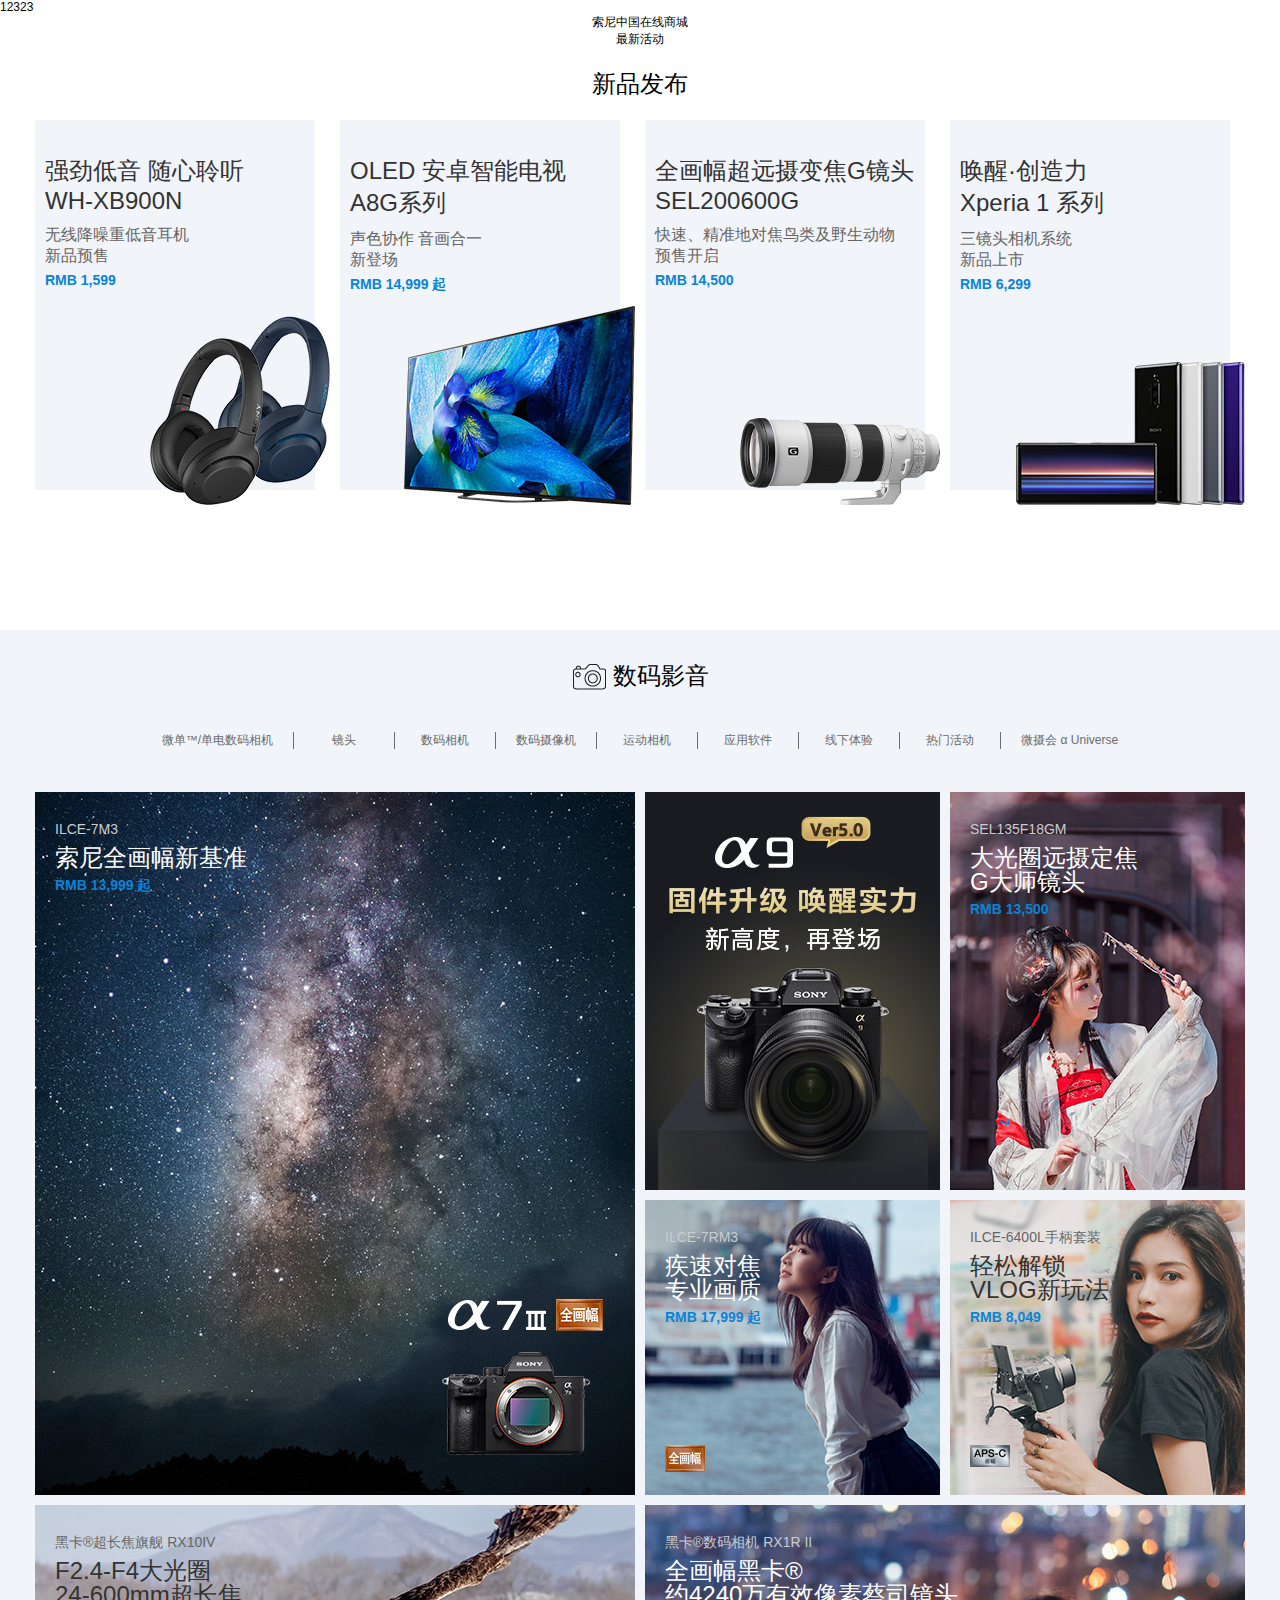
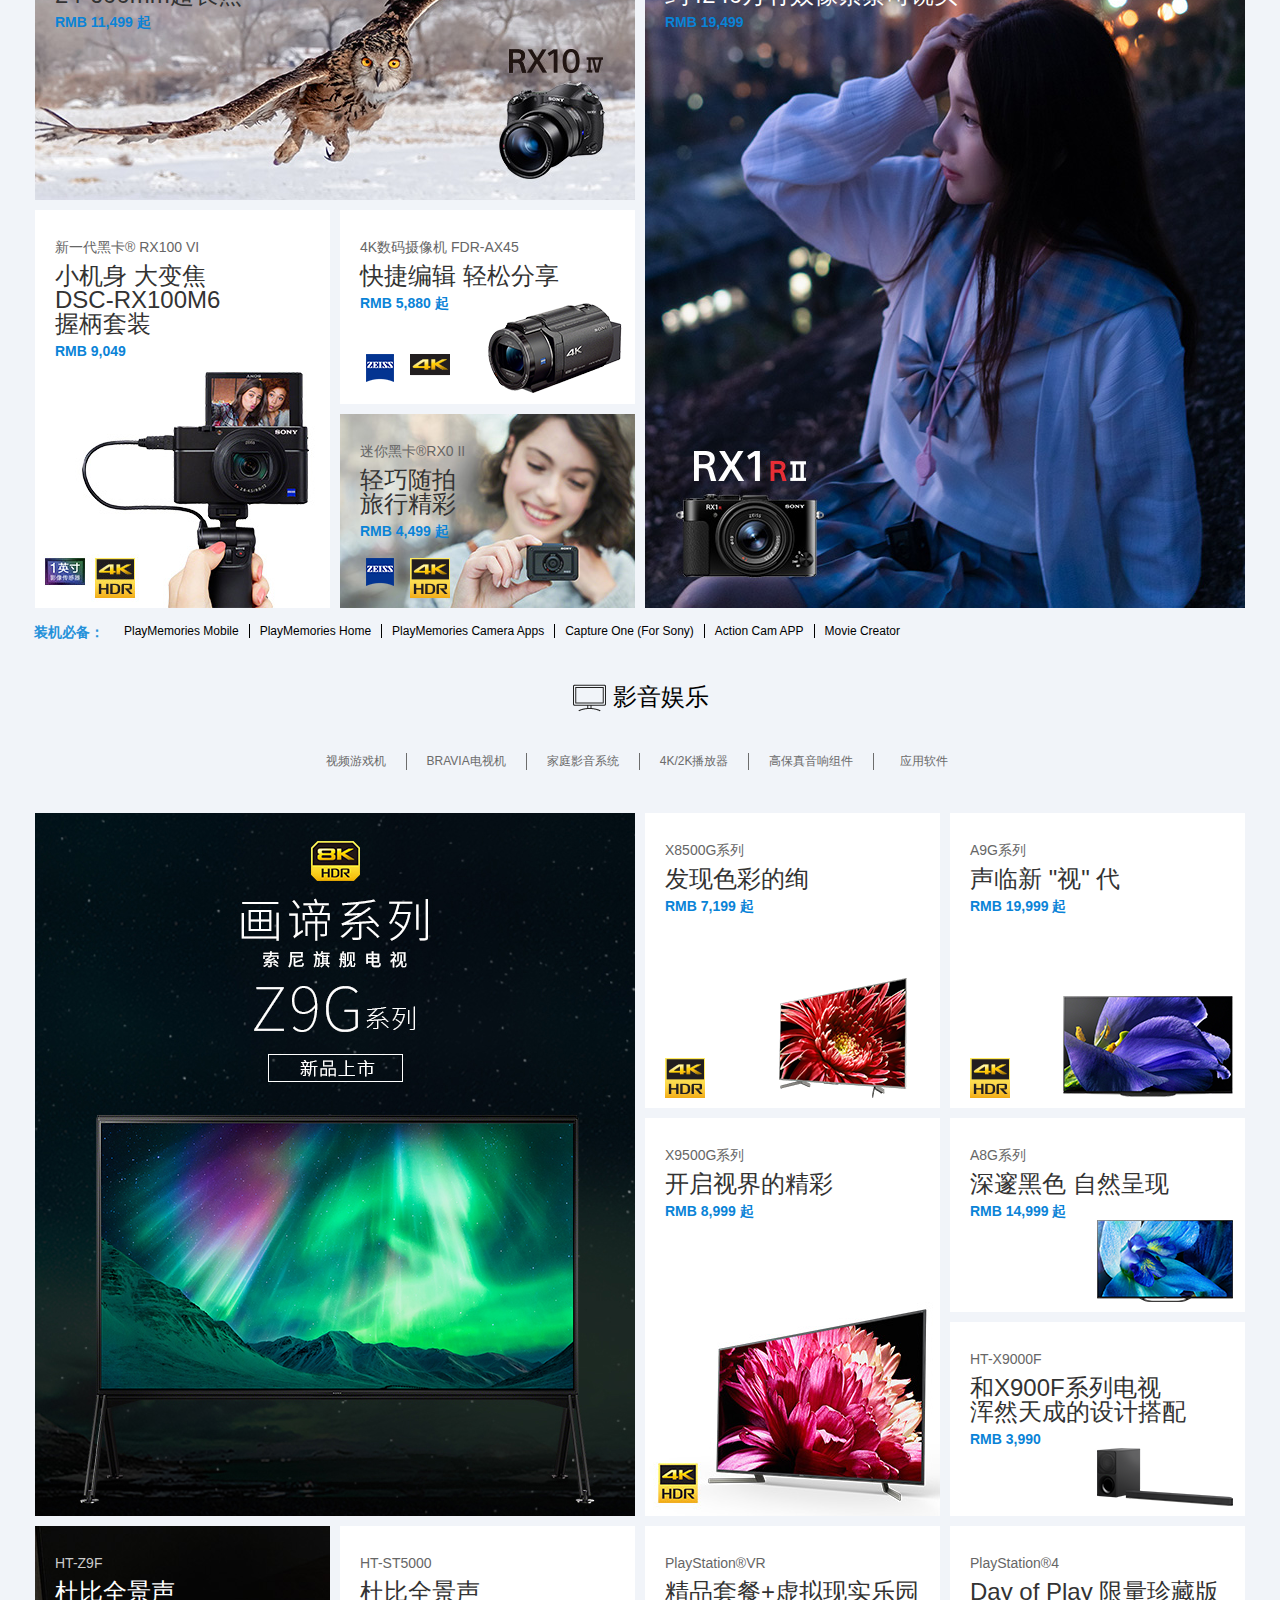
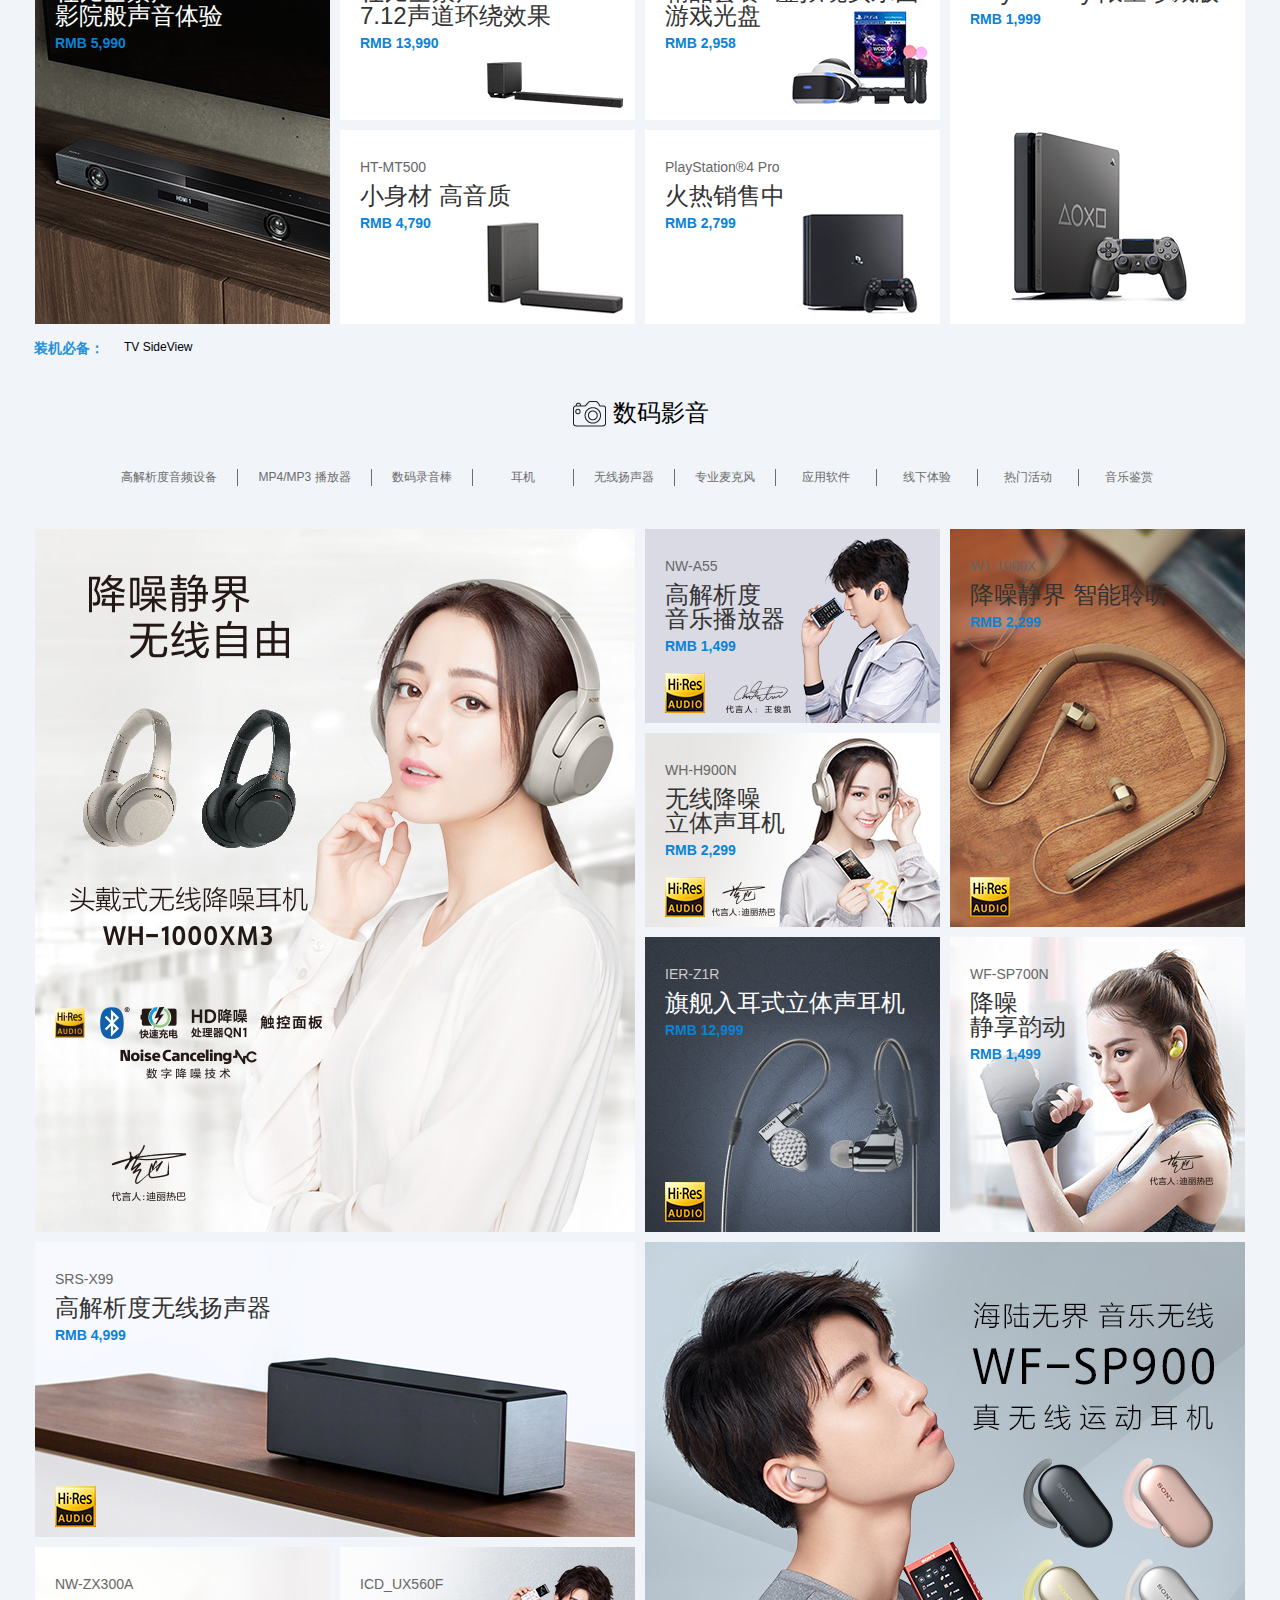
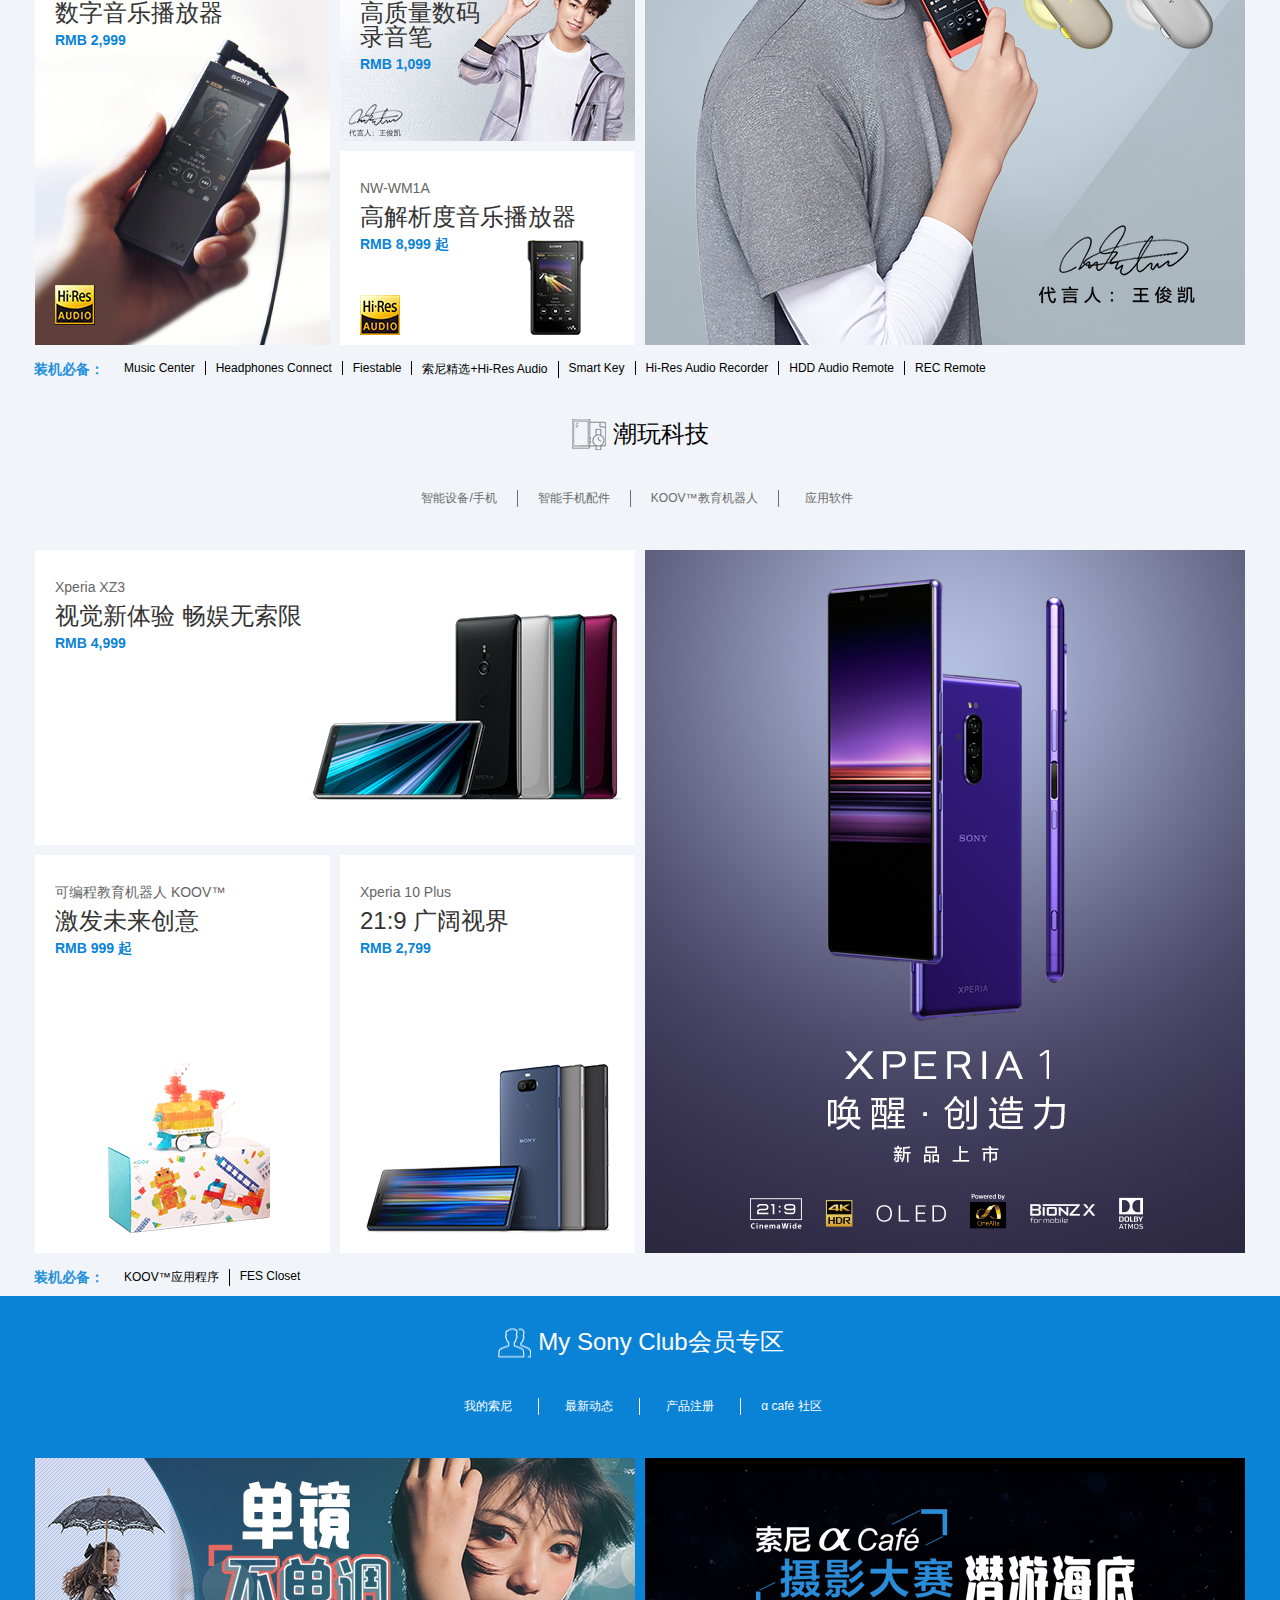
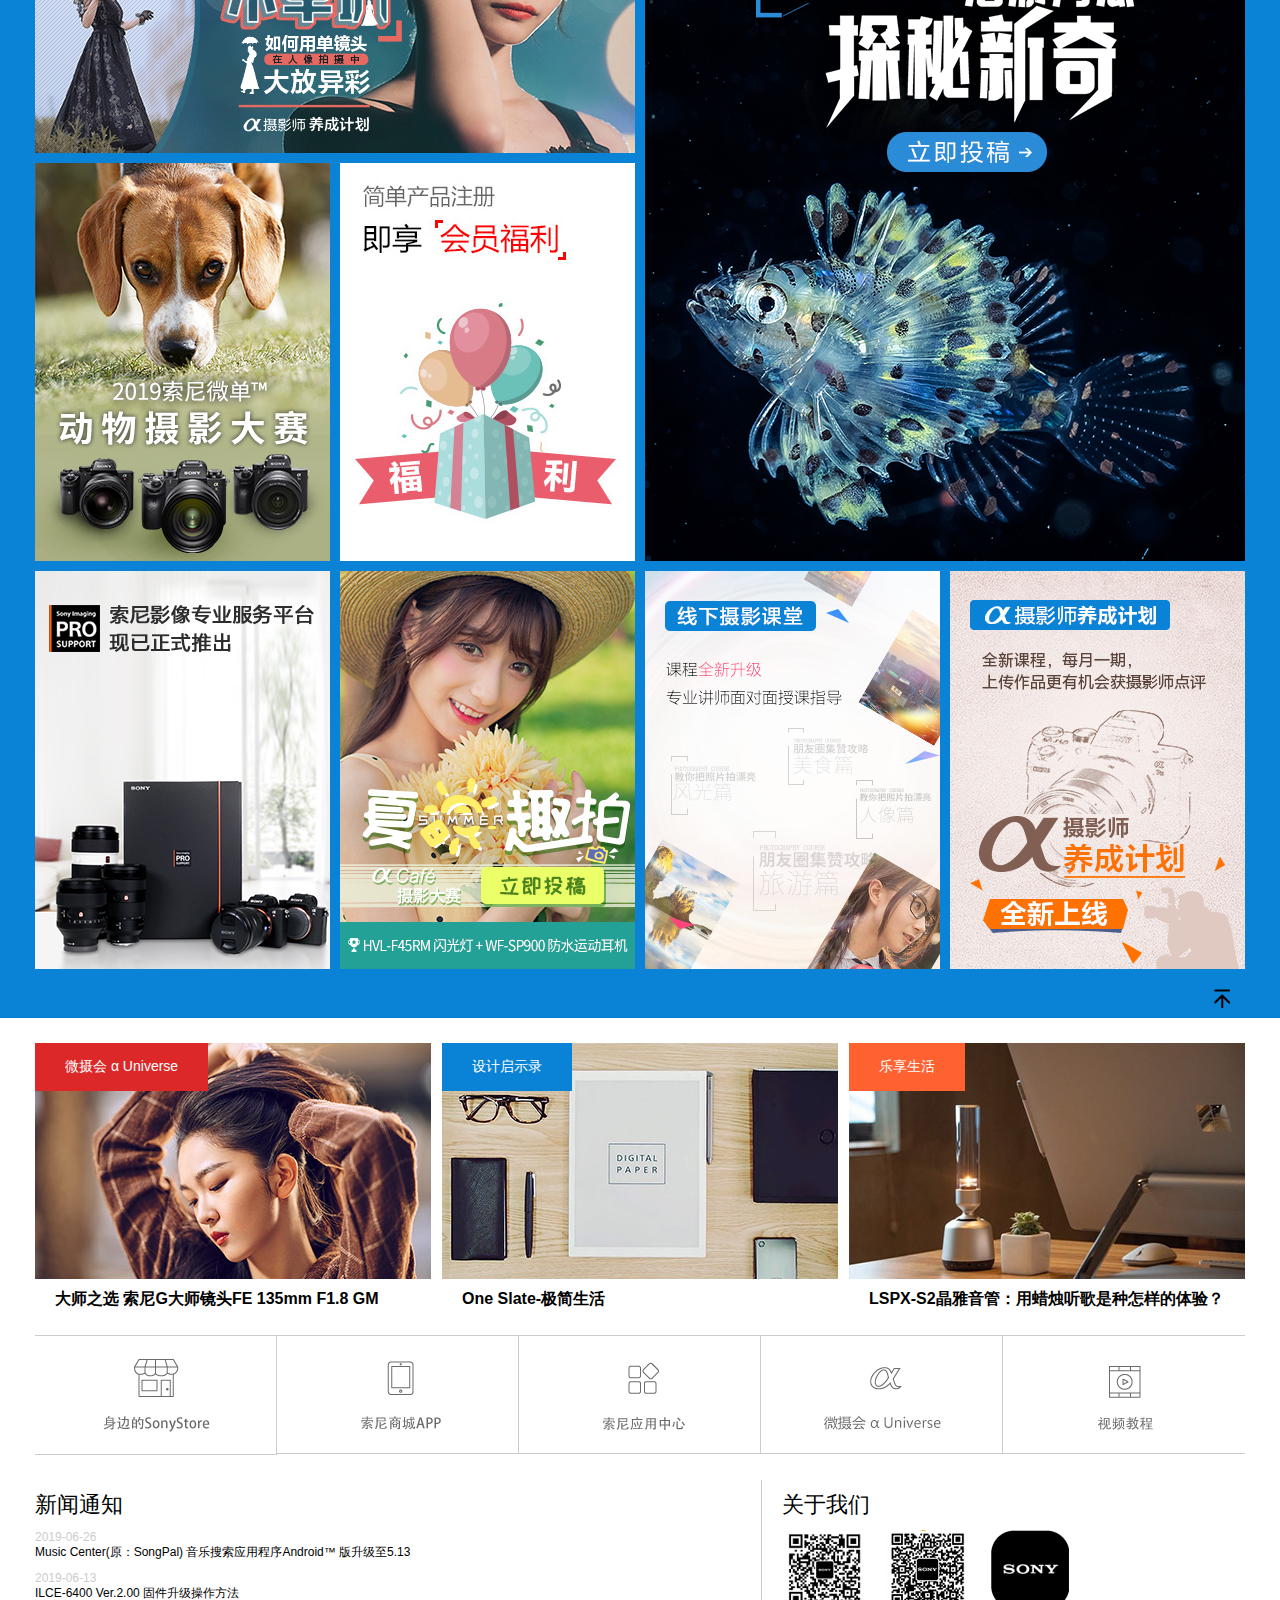
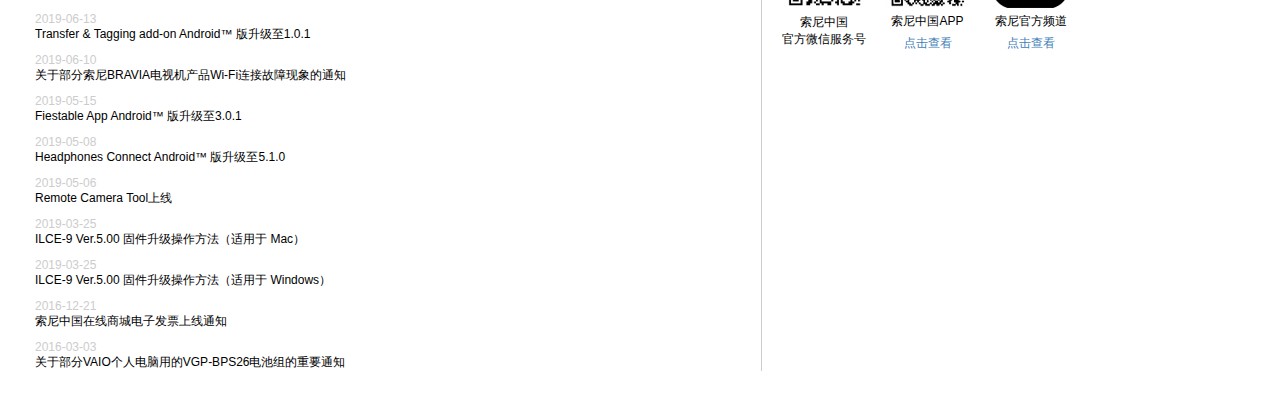
<file: sonestyle/index.html>
<!DOCTYPE html>
<html>
<head lang="en">
    <meta charset="UTF-8">
    <meta name="viewport" content="width=device-width,initial-scale=1"/>
    <title></title>
    <!-- 引入4个文件，必须注意导入顺序-->
    <script src="../js/jquery.min.js"></script>
    <script src="../js/popper.min.js"></script>
    <script src="../js/bootstrap.min.js"></script>
    <link rel="stylesheet" href="../css/common.css"/>
    <link rel="stylesheet" href="../css/index.css"/>
    <link rel="stylesheet" href="../css/sony_css_reset.css"/>
</head>
<body>
<a href="#">12323</a>
<div class="homepage">
    <!-- ViceNav-->

    <!-- 右侧导航栏-->

    <!-- 首页轮播图-->
    <div id="kvArea" class="cf">
    </div>
    <!-- 最新活动-->
    <div id="ActiveKvArea" class="cf">
        <div class="Active_main">
            <h1>索尼中国在线商城</h1>
            <h2>最新活动</h2>
            <!-- 轮播图部分swiper-->
            <a href="#" class="arrow-left"></a>
            <a href="#" class="arrow-right"></a>
            <div class="swiper-container2"></div>
            <div class="pagination"></div>
        </div>
    </div>

    <!-- 中间三部分1  2  3-->
    <div id="price-field">
        <!-- 1 新品发布-->
        <div id="NewProduct" class="cf">
            <div class="NewProduct_main">
                <h2>新品发布</h2>
                <ul class="cf">
                    <li>
                        <a href="#">
                            <div class="NewProBlock">
                                <div class="texC">
                                    <h3 class="">强劲低音 随心聆听<br/>WH-XB900N
                                    </h3>
                                    <p class="vice" >无线降噪重低音耳机<br/>新品预售
                                    </p>
                                    <p class="p_rice status status_1">
                                        RMB
                                        <span class="money">1,599</span>
                                    </p>
                                </div>
                                <img src="../public/images/xpfb_wh_xb900n.jpg" alt="无线降噪重低音耳机 - WH-XB900N" title="无线降噪重低音耳机 - WH-XB900N" />
                            </div>
                        </a>
                    </li>
                    <li>
                        <a href="#">
                            <div class="NewProBlock">
                                <div class="texC">
                                    <h3 class="">OLED 安卓智能电视<br/>A8G系列
                                    </h3>
                                    <p class="vice" >声色协作 音画合一<br/>新登场
                                    </p>
                                    <p class="p_rice status status_1">
                                        RMB
                                        <span class="money">14,999</span>
                                        起
                                    </p>
                                </div>
                                <img src="../public/images/xpfb_a8g.jpg" alt="A8G系列" title="A8G系列"  />
                            </div>
                        </a>
                    </li>
                    <li>
                        <a href="#">
                            <div class="NewProBlock">
                                <div class="texC">
                                    <h3 class="">全画幅超远摄变焦G镜头<br/>SEL200600G
                                    </h3>
                                    <p class="vice" >快速、精准地对焦鸟类及野生动物<br/>预售开启
                                    </p>
                                    <p class="p_rice status status_1">
                                        RMB
                                        <span class="money">14,500</span>
                                    </p>
                                </div>
                                <img src="../public/images/xpfb_sel200600g.jpg" alt="FE 200-600mm F5.6-6.3 G OSS" title="FE 200-600mm F5.6-6.3 G OSS" />
                            </div>
                        </a>
                    </li>
                    <li>
                        <a href="#">
                            <div class="NewProBlock">
                                <div class="texC">
                                    <h3 class="">唤醒·创造力<br/>Xperia 1 系列
                                    </h3>
                                    <p class="vice" >三镜头相机系统<br/>新品上市
                                    </p>
                                    <p class="p_rice status status_1">
                                        RMB
                                        <span class="money">6,299</span>
                                    </p>
                                </div>
                                <img src="../public/images/xpfb_xperia1.jpg" alt="Xperia 1 系列-新品上市" title="Xperia 1 系列-新品上市"  />
                            </div>
                        </a>
                    </li>
                </ul>
            </div>
        </div>
        <!-- 2 数码影像- 影音娱乐- 潮玩科技- 便携音频-->
        <div id="block">
            <!-- 数码影像主体结构-->
            <div class="MainBlock cf section">
                <div id="MainB1" class="ProductBlock bg-Grey cf">
                    <!-- 内容主区域-->
                    <!--MainProductBlock控制了内容宽度-->
                    <div class="MainProductBlock  cf">
                        <!-- 头部区域-->
                        <div class="MainBlockTop">
                            <h2 class="tit cf" style="background-image:url(../public/images/blocktitlelogo.png)">数码影音</h2><br/>
                            <ul class="SecondBlockTitle cf">
                                <li><a href="#"><h3>微单™/单电数码相机</h3></a></li>
                                <li><a href="#"><h3>镜头</h3></a></li>
                                <li><a href="#"><h3>数码相机</h3></a></li>
                                <li><a href="#"><h3>数码摄像机</h3></a></li>
                                <li><a href="#"><h3>运动相机</h3></a></li>
                                <li><a href="#"><h3>应用软件</h3></a></li>
                                <li><a href="#"><h3>线下体验</h3></a></li>
                                <li><a href="#"><h3>热门活动</h3></a></li>
                                <li><a href="#"><h3>微摄会 α Universe</h3></a></li>
                            </ul>
                        </div>
                        <!-- 图片区域-->
                        <div class="MainBlock cf">
                            <!-- 左侧浮动-->
                            <!-- w-610px -->
                            <div class="MBlock_h float-l cf">
                                <!--每个a标签浮动，里面有一个div-->
                                <a href="#" class="block_item section float-l">
                                    <!--div有一个block的大小 白色背景 左右边距5px 下边距10px 白色背景-->
                                    <!--Mblock 设置了溢出隐藏，保证图片在放大时不会溢出去-->
                                    <!--不设宽度，溢出隐藏-->
                                    <div class="Block5 MBlock mx-5 mb-10 bigblock bg-white">
                                        <!--图片上的文字部分-->
                                        <!--price_zone 设置了文字的absolute 左对齐 z-index:10-->
                                        <div class="price_zone">
                                            <div class="txt">
                                                <!--用类名设置字体颜色，其他属性一样-->
                                                <p class="title font-cc">ILCE-7M3</p>
                                                <!--用类名设置字体颜色，其他属性一样-->
                                                <h3 class="font-ff">索尼全画幅新基准</h3>
                                                <!--d-block 192*5 空元素-->
                                                <i class="member_status"></i>
                                                <!--价格属性已设好类名-->
                                                <p class="p_rice pt-2" >
                                                    RMB
                                                    <span class="money">13,999</span>
                                                    起
                                                </p>
                                                <!--空小图标，现在为空 192*0-->
                                                <p class="icon"></p>
                                            </div>
                                            <!--原文件中一个空的div 20*30 用来放其他东西-->
                                            <div class="tab_title"></div>
                                        </div>
                                        <!--图片部分-->
                                        <div class="product_img4">
                                            <img src="../public/images/yingxiang1.jpg" alt=""/>
                                        </div>
                                    </div>
                                </a>
                                <a href="#" class="block_item section float-l">
                                    <!--div有一个block的大小 白色背景 左右边距5px 下边距10px 白色背景-->
                                    <!--Mblock 设置了溢出隐藏，保证图片在放大时不会溢出去-->
                                    <!--不设宽度，溢出隐藏-->
                                    <div class="Block1 MBlock mx-5 mb-10 bigblock bg-white">
                                        <!--图片上的文字部分-->
                                        <!--price_zone 设置了文字的absolute 左对齐 z-index:10-->
                                        <div class="price_zone">
                                            <div class="txt">
                                                <!--用类名设置字体颜色，其他属性一样-->
                                                <p class="title font-66">黑卡®超长焦旗舰 RX10IV</p>
                                                <!--用类名设置字体颜色，其他属性一样-->
                                                <h3 class="font-33">F2.4-F4大光圈<br/>24-600mm超长焦</h3>
                                                <!--d-block 192*5 空元素-->
                                                <i class="member_status"></i>
                                                <!--价格属性已设好类名-->
                                                <p class="p_rice pt-2" >
                                                    RMB
                                                    <span class="money">11,499</span>
                                                    起
                                                </p>
                                                <!--空小图标，现在为空 192*0-->
                                                <p class="icon"></p>
                                            </div>
                                            <!--原文件中一个空的div 20*30 用来放其他东西-->
                                            <div class="tab_title"></div>
                                        </div>
                                        <!--图片部分-->
                                        <div class="product_img4">
                                            <img src="../public/images/yingxiang2.jpg" alt=""/>
                                        </div>
                                    </div>
                                </a>
                                <a href="#" class="block_item section float-l">
                                    <!--div有一个block的大小 白色背景 左右边距5px 下边距10px 白色背景-->
                                    <!--Mblock 设置了溢出隐藏，保证图片在放大时不会溢出去-->
                                    <!--不设宽度，溢出隐藏-->
                                    <div class="Block2 MBlock bigblock mx-5 mb-10 bg-white">
                                        <!--图片上的文字部分-->
                                        <!--price_zone 设置了文字的absolute 左对齐 z-index:10-->
                                        <div class="price_zone">
                                            <div class="txt">
                                                <!--用类名设置字体颜色，其他属性一样-->
                                                <p class="title font-66">新一代黑卡® RX100 VI</p>
                                                <!--用类名设置字体颜色，其他属性一样-->
                                                <h3 class="font-33">小机身 大变焦<br />DSC-RX100M6<br/>握柄套装</h3>
                                                <!--d-block 192*5 空元素-->
                                                <i class="member_status"></i>
                                                <!--价格属性已设好类名-->
                                                <p class="p_rice pt-2" >
                                                    RMB
                                                    <span class="money">9,049</span>
                                                </p>
                                                <!--空小图标，现在为空 192*0-->
                                                <p class="icon"></p>
                                            </div>
                                            <!--原文件中一个空的div 20*30 用来放其他东西-->
                                            <div class="tab_title" ></div>
                                        </div>
                                        <!--图片部分-->
                                        <div class="product_img4">
                                            <img src="../public/images/yingxiang3.jpg" alt=""/>
                                        </div>
                                    </div>
                                </a>
                                <a href="#" class="block_item section float-l">
                                    <!--div有一个block的大小 白色背景 左右边距5px 下边距10px 白色背景-->
                                    <!--Mblock 设置了溢出隐藏，保证图片在放大时不会溢出去-->
                                    <!--不设宽度，溢出隐藏-->
                                    <div class="Block3 MBlock mx-5 mb-10 bigblock bg-white">
                                        <!--图片上的文字部分-->
                                        <!--price_zone 设置了文字的absolute 左对齐 z-index:10-->
                                        <div class="price_zone">
                                            <div class="txt">
                                                <!--用类名设置字体颜色，其他属性一样-->
                                                <p class="title font-66">4K数码摄像机 FDR-AX45</p>
                                                <!--用类名设置字体颜色，其他属性一样-->
                                                <h3 class="font-33">快捷编辑 轻松分享</h3>
                                                <!--d-block 192*5 空元素-->
                                                <i class="member_status"></i>
                                                <!--价格属性已设好类名-->
                                                <p class="p_rice pt-2" >
                                                    RMB
                                                    <span class="money">5,880</span>
                                                    起
                                                </p>
                                                <!--空小图标，现在为空 192*0-->
                                                <p class="icon"></p>
                                            </div>
                                            <!--原文件中一个空的div 20*30 用来放其他东西-->
                                            <div class="tab_title"></div>
                                        </div>
                                        <!--图片部分-->
                                        <div class="product_img3">
                                            <img src="../public/images/yingxiang4.jpg" alt=""/>
                                        </div>
                                        <!-- 小图标部分1-->
                                        <div class="hires_icon1">
                                            <img src="../public/images/zeiss_40x40.png" alt=""/>
                                        </div>
                                        <!-- 小图标部分2-->
                                        <div class="hires_icon2">
                                            <img src="../public/images/4k_40x40.png" alt=""/>
                                        </div>
                                    </div>
                                </a>
                                <a href="#" class="block_item section float-l">
                                    <!--div有一个block的大小 白色背景 左右边距5px 下边距10px 白色背景-->
                                    <!--Mblock 设置了溢出隐藏，保证图片在放大时不会溢出去-->
                                    <!--不设宽度，溢出隐藏-->
                                    <div class="Block3 MBlock mx-5 mb-10 bigblock bg-white">
                                        <!--图片上的文字部分-->
                                        <!--price_zone 设置了文字的absolute 左对齐 z-index:10-->
                                        <div class="price_zone">
                                            <div class="txt">
                                                <!--用类名设置字体颜色，其他属性一样-->
                                                <p class="title font-66">迷你黑卡®RX0 II</p>
                                                <!--用类名设置字体颜色，其他属性一样-->
                                                <h3 class="font-33">轻巧随拍<br/>旅行精彩</h3>
                                                <!--d-block 192*5 空元素-->
                                                <i class="member_status"></i>
                                                <!--价格属性已设好类名-->
                                                <p class="p_rice pt-2" >
                                                    RMB
                                                    <span class="money">4,499</span>
                                                    起
                                                </p>
                                                <!--空小图标，现在为空 192*0-->
                                                <p class="icon"></p>
                                            </div>
                                            <!--原文件中一个空的div 20*30 用来放其他东西-->
                                            <div class="tab_title" style=""></div>
                                        </div>
                                        <!--图片部分-->
                                        <div class="product_img4">
                                            <img src="../public/images/yingxiang5.jpg" alt=""/>
                                        </div>
                                        <!-- 小图标部分1-->
                                        <div class="hires_icon1">
                                            <img src="../public/images/zeiss_40x40.png" alt=""/>
                                        </div>
                                        <!-- 小图标部分2-->
                                        <div class="hires_icon2">
                                            <img src="../public/images/4khdr_40x40.png" alt=""/>
                                        </div>
                                    </div>
                                </a>

                            </div>
                            <!-- 右侧浮动-->
                            <div class="MBlock_h float-l">
                                <a href="#" class="block_item section float-l">
                                    <!--div有一个block的大小 白色背景 左右边距5px 下边距10px 白色背景-->
                                    <!--Mblock 设置了溢出隐藏，保证图片在放大时不会溢出去-->
                                    <!--不设宽度，溢出隐藏-->
                                    <div class="Block2 MBlock mx-5 mb-10 bigblock bg-white">
                                        <!--图片上的文字部分-->
                                        <!--price_zone 设置了文字的absolute 左对齐 z-index:10-->
                                         <!---->
                                        <!--图片部分-->
                                        <div class="product_img4">
                                            <img src="../public/images/yingxiang6.jpg" alt=""/>
                                        </div>
                                    </div>
                                </a>
                                <a href="#" class="block_item section float-l">
                                    <!--div有一个block的大小 白色背景 左右边距5px 下边距10px 白色背景-->
                                    <!--Mblock 设置了溢出隐藏，保证图片在放大时不会溢出去-->
                                    <!--不设宽度，溢出隐藏-->
                                    <div class="Block2 MBlock mx-5 mb-10 bigblock bg-white">
                                        <!--图片上的文字部分-->
                                        <!--price_zone 设置了文字的absolute 左对齐 z-index:10-->
                                        <div class="price_zone">
                                            <div class="txt">
                                                <!--用类名设置字体颜色，其他属性一样-->
                                                <p class="title font-cc">SEL135F18GM</p>
                                                <!--用类名设置字体颜色，其他属性一样-->
                                                <h3 class="font-ff">大光圈远摄定焦<br/>
                                                    G大师镜头</h3>
                                                <!--d-block 192*5 空元素-->
                                                <i class="member_status"></i>
                                                <!--价格属性已设好类名-->
                                                <p class="p_rice pt-2" >
                                                    RMB
                                                    <span class="money">13,500</span>
                                                </p>
                                                <!--空小图标，现在为空 192*0-->
                                                <p class="icon"></p>
                                            </div>
                                            <!--原文件中一个空的div 20*30 用来放其他东西-->
                                            <div class="tab_title"></div>
                                        </div>
                                        <!--图片部分-->
                                        <div class="product_img4">
                                            <img src="../public/images/yingxiang7.jpg" alt=""/>
                                        </div>
                                    </div>
                                </a>
                                <a href="#" class="block_item section float-l">
                                    <!--div有一个block的大小 白色背景 左右边距5px 下边距10px 白色背景-->
                                    <!--Mblock 设置了溢出隐藏，保证图片在放大时不会溢出去-->
                                    <!--不设宽度，溢出隐藏-->
                                    <div class="Block4 MBlock mx-5 mb-10 bigblock bg-white">
                                        <!--图片上的文字部分-->
                                        <!--price_zone 设置了文字的absolute 左对齐 z-index:10-->
                                        <div class="price_zone">
                                            <div class="txt">
                                                <!--用类名设置字体颜色，其他属性一样-->
                                                <p class="title font-cc">ILCE-7RM3</p>
                                                <!--用类名设置字体颜色，其他属性一样-->
                                                <h3 class="font-ff">疾速对焦 <br/>专业画质</h3>
                                                <!--d-block 192*5 空元素-->
                                                <i class="member_status"></i>
                                                <!--价格属性已设好类名-->
                                                <p class="p_rice pt-2" >
                                                    RMB
                                                    <span class="money">17,999</span>
                                                    起
                                                </p>
                                                <!--空小图标，现在为空 192*0-->
                                                <p class="icon"></p>
                                            </div>
                                            <!--原文件中一个空的div 20*30 用来放其他东西-->
                                            <div class="tab_title"></div>
                                        </div>
                                        <!--图片部分-->
                                        <div class="product_img4">
                                            <img src="../public/images/yingxiang8.jpg" alt=""/>
                                        </div>
                                        <!-- 小图标部分1-->
                                        <div class="hires_icon1">
                                            <img src="../public/images/fullframe_40x40.png" alt=""/>
                                        </div>
                                    </div>
                                </a>
                                <a href="#" class="block_item section float-l">
                                    <!--div有一个block的大小 白色背景 左右边距5px 下边距10px 白色背景-->
                                    <!--Mblock 设置了溢出隐藏，保证图片在放大时不会溢出去-->
                                    <!--不设宽度，溢出隐藏-->
                                    <div class="Block4 MBlock mx-5 mb-10 bigblock bg-white">
                                        <!--图片上的文字部分-->
                                        <!--price_zone 设置了文字的absolute 左对齐 z-index:10-->
                                        <div class="price_zone">
                                            <div class="txt">
                                                <!--用类名设置字体颜色，其他属性一样-->
                                                <p class="title font-66">ILCE-6400L手柄套装</p>
                                                <!--用类名设置字体颜色，其他属性一样-->
                                                <h3 class="font-33">轻松解锁<br/>VLOG新玩法</h3>
                                                <!--d-block 192*5 空元素-->
                                                <i class="member_status"></i>
                                                <!--价格属性已设好类名-->
                                                <p class="p_rice pt-2" >
                                                    RMB
                                                    <span class="money">8,049</span>
                                                </p>
                                                <!--空小图标，现在为空 192*0-->
                                                <p class="icon"></p>
                                            </div>
                                            <!--原文件中一个空的div 20*30 用来放其他东西-->
                                            <div class="tab_title"></div>
                                        </div>
                                        <!--图片部分-->
                                        <div class="product_img4">
                                            <img src="../public/images/yingxiang9.jpg" alt=""/>
                                        </div>
                                        <!-- 小图标部分1-->
                                        <div class="hires_icon1">
                                            <img src="../public/images/aps_c_40x40.png" alt=""/>
                                        </div>
                                    </div>
                                </a>
                                <a href="#" class="block_item section float-l">
                                    <!--div有一个block的大小 白色背景 左右边距5px 下边距10px 白色背景-->
                                    <!--Mblock 设置了溢出隐藏，保证图片在放大时不会溢出去-->
                                    <!--不设宽度，溢出隐藏-->
                                    <div class="Block5 MBlock mx-5 mb-10 bigblock bg-white">
                                        <!--图片上的文字部分-->
                                        <!--price_zone 设置了文字的absolute 左对齐 z-index:10-->
                                        <div class="price_zone">
                                            <div class="txt">
                                                <!--用类名设置字体颜色，其他属性一样-->
                                                <p class="title font-cc">黑卡®数码相机 RX1R II</p>
                                                <!--用类名设置字体颜色，其他属性一样-->
                                                <h3 class="font-ff">全画幅黑卡®<br />约4240万有效像素蔡司镜头</h3>
                                                <!--d-block 192*5 空元素-->
                                                <i class="member_status"></i>
                                                <!--价格属性已设好类名-->
                                                <p class="p_rice pt-2" >
                                                    RMB
                                                    <span class="money">19,499</span>
                                                </p>
                                                <!--空小图标，现在为空 192*0-->
                                                <p class="icon"></p>
                                            </div>
                                            <!--原文件中一个空的div 20*30 用来放其他东西-->
                                            <div class="tab_title"></div>
                                        </div>
                                        <!--图片部分-->
                                        <div class="product_img4">
                                            <img src="../public/images/yingxiang10.jpg" alt=""/>
                                        </div>
                                    </div>
                                </a>
                            </div>
                        </div>
                        <!-- 底部文字-->
                        <div class="BlockBottom cf">
                            <span class="title">装机必备：</span>
                            <ul>
                                <li><a href="#">PlayMemories Mobile</a></li>
                                <li><a href="#">PlayMemories Home</a></li>
                                <li><a href="#">PlayMemories Camera Apps</a></li>
                                <li><a href="#">Capture One (For Sony)</a></li>
                                <li><a href="#">Action Cam APP</a></li>
                                <li><a href="#">Movie Creator</a></li>
                            </ul>
                        </div>
                    </div>
                </div>
            </div>
            <!-- 影音娱乐-->
            <div class="MainBlock cf section">
                <div id="MainB2" class="ProductBlock bg-Grey cf">
                    <!-- 内容主区域-->
                    <!--MainProductBlock控制了内容宽度-->
                    <div class="MainProductBlock  cf">
                        <!-- 头部区域-->
                        <div class="MainBlockTop">
                            <h2 class="tit cf" style="background-image:url(../public/images/blocktitlelogo3.png)">影音娱乐</h2><br/>
                            <ul class="SecondBlockTitle cf">
                                <li><a href="#"><h3>视频游戏机</h3></a></li>
                                <li><a href="#"><h3>BRAVIA电视机</h3></a></li>
                                <li><a href="#"><h3>家庭影音系统</h3></a></li>
                                <li><a href="#"><h3>4K/2K播放器</h3></a></li>
                                <li><a href="#"><h3>高保真音响组件</h3></a></li>
                                <li><a href="#"><h3>应用软件</h3></a></li>
                            </ul>
                        </div>
                        <!-- 图片区域-->
                        <div class="MainBlock cf">
                            <!-- 左侧浮动-->
                            <!-- w-610px -->
                            <div class="MBlock_h float-l cf">
                                <!--每个a标签浮动，里面有一个div-->
                                <a href="#" class="block_item section float-l">
                                    <!--div有一个block的大小 白色背景 左右边距5px 下边距10px 白色背景-->
                                    <!--Mblock 设置了溢出隐藏，保证图片在放大时不会溢出去-->
                                    <!--不设宽度，溢出隐藏-->
                                    <div class="Block5 MBlock mx-5 mb-10 bigblock bg-white">
                                        <!--图片上的文字部分-->
                                        <!--price_zone 设置了文字的absolute 左对齐 z-index:10-->
                                        <!--图片部分-->
                                        <div class="product_img4">
                                            <img src="../public/images/fun1.jpg" alt=""/>
                                        </div>
                                    </div>
                                </a>
                                <a href="#" class="block_item section float-l">
                                    <!--div有一个block的大小 白色背景 左右边距5px 下边距10px 白色背景-->
                                    <!--Mblock 设置了溢出隐藏，保证图片在放大时不会溢出去-->
                                    <!--不设宽度，溢出隐藏-->
                                    <div class="Block2 MBlock mx-5 mb-10 bigblock bg-white">
                                        <!--图片上的文字部分-->
                                        <!--price_zone 设置了文字的absolute 左对齐 z-index:10-->
                                        <div class="price_zone">
                                            <div class="txt">
                                                <!--用类名设置字体颜色，其他属性一样-->
                                                <p class="title font-cc">HT-Z9F</p>
                                                <!--用类名设置字体颜色，其他属性一样-->
                                                <h3 class="font-ff">杜比全景声<br/>影院般声音体验</h3>
                                                <!--d-block 192*5 空元素-->
                                                <i class="member_status"></i>
                                                <!--价格属性已设好类名-->
                                                <p class="p_rice pt-2" >
                                                    RMB
                                                    <span class="money">5,990</span>
                                                </p>
                                                <!--空小图标，现在为空 192*0-->
                                                <p class="icon"></p>
                                            </div>
                                            <!--原文件中一个空的div 20*30 用来放其他东西-->
                                            <div class="tab_title"></div>
                                        </div>
                                        <!--图片部分-->
                                        <div class="product_img4">
                                            <img src="../public/images/fun2.jpg" alt=""/>
                                        </div>
                                    </div>
                                </a>
                                <a href="#" class="block_item section float-l">
                                    <!--div有一个block的大小 白色背景 左右边距5px 下边距10px 白色背景-->
                                    <!--Mblock 设置了溢出隐藏，保证图片在放大时不会溢出去-->
                                    <!--不设宽度，溢出隐藏-->
                                    <div class="Block3 MBlock bigblock mx-5 mb-10 bg-white">
                                        <!--图片上的文字部分-->
                                        <!--price_zone 设置了文字的absolute 左对齐 z-index:10-->
                                        <div class="price_zone">
                                            <div class="txt">
                                                <!--用类名设置字体颜色，其他属性一样-->
                                                <p class="title font-66">HT-ST5000</p>
                                                <!--用类名设置字体颜色，其他属性一样-->
                                                <h3 class="font-33">杜比全景声<br/>7.12声道环绕效果</h3>
                                                <!--d-block 192*5 空元素-->
                                                <i class="member_status"></i>
                                                <!--价格属性已设好类名-->
                                                <p class="p_rice pt-2" >
                                                    RMB
                                                    <span class="money">13,990</span>
                                                </p>
                                                <!--空小图标，现在为空 192*0-->
                                                <p class="icon"></p>
                                            </div>
                                            <!--原文件中一个空的div 20*30 用来放其他东西-->
                                            <div class="tab_title" ></div>
                                        </div>
                                        <!--图片部分-->
                                        <div class="product_img3">
                                            <img src="../public/images/fun3.png" alt=""/>
                                        </div>
                                    </div>
                                </a>
                                <a href="#" class="block_item section float-l">
                                    <!--div有一个block的大小 白色背景 左右边距5px 下边距10px 白色背景-->
                                    <!--Mblock 设置了溢出隐藏，保证图片在放大时不会溢出去-->
                                    <!--不设宽度，溢出隐藏-->
                                    <div class="Block3 MBlock mx-5 mb-10 bigblock bg-white">
                                        <!--图片上的文字部分-->
                                        <!--price_zone 设置了文字的absolute 左对齐 z-index:10-->
                                        <div class="price_zone">
                                            <div class="txt">
                                                <!--用类名设置字体颜色，其他属性一样-->
                                                <p class="title font-66">HT-MT500</p>
                                                <!--用类名设置字体颜色，其他属性一样-->
                                                <h3 class="font-33">小身材 高音质</h3>
                                                <!--d-block 192*5 空元素-->
                                                <i class="member_status"></i>
                                                <!--价格属性已设好类名-->
                                                <p class="p_rice pt-2" >
                                                    RMB
                                                    <span class="money">4,790</span>
                                                </p>
                                                <!--空小图标，现在为空 192*0-->
                                                <p class="icon"></p>
                                            </div>
                                            <!--原文件中一个空的div 20*30 用来放其他东西-->
                                            <div class="tab_title"></div>
                                        </div>
                                        <!--图片部分-->
                                        <div class="product_img3">
                                            <img src="../public/images/fun4.jpg" alt=""/>
                                        </div>
                                    </div>
                                </a>
                            </div>
                            <!-- 右侧浮动-->
                            <div class="MBlock_h float-l">
                                <a href="#" class="block_item section float-l">
                                    <!--div有一个block的大小 白色背景 左右边距5px 下边距10px 白色背景-->
                                    <!--Mblock 设置了溢出隐藏，保证图片在放大时不会溢出去-->
                                    <!--不设宽度，溢出隐藏-->
                                    <div class="Block4 MBlock mx-5 mb-10 bigblock bg-white">
                                        <!--图片上的文字部分-->
                                        <!--price_zone 设置了文字的absolute 左对齐 z-index:10-->
                                        <div class="price_zone">
                                            <div class="txt">
                                                <!--用类名设置字体颜色，其他属性一样-->
                                                <p class="title font-66">X8500G系列</p>
                                                <!--用类名设置字体颜色，其他属性一样-->
                                                <h3 class="font-33">发现色彩的绚</h3>
                                                <!--d-block 192*5 空元素-->
                                                <i class="member_status"></i>
                                                <!--价格属性已设好类名-->
                                                <p class="p_rice pt-2" >
                                                    RMB
                                                    <span class="money">7,199</span>
                                                    起
                                                </p>
                                                <!--空小图标，现在为空 192*0-->
                                                <p class="icon"></p>
                                            </div>
                                            <!--原文件中一个空的div 20*30 用来放其他东西-->
                                            <div class="tab_title"></div>
                                        </div>
                                        <!---->
                                        <!--图片部分-->
                                        <div class="product_img3">
                                            <img src="../public/images/fun5.png" alt=""/>
                                        </div>
                                        <!-- 小图标部分1-->
                                        <div class="hires_icon1">
                                            <img src="../public/images/4khdr_40x40.png" alt=""/>
                                        </div>
                                    </div>
                                </a>
                                <a href="#" class="block_item section float-l">
                                    <!--div有一个block的大小 白色背景 左右边距5px 下边距10px 白色背景-->
                                    <!--Mblock 设置了溢出隐藏，保证图片在放大时不会溢出去-->
                                    <!--不设宽度，溢出隐藏-->
                                    <div class="Block4 MBlock mx-5 mb-10 bigblock bg-white">
                                        <!--图片上的文字部分-->
                                        <!--price_zone 设置了文字的absolute 左对齐 z-index:10-->
                                        <div class="price_zone">
                                            <div class="txt">
                                                <!--用类名设置字体颜色，其他属性一样-->
                                                <p class="title font-66">A9G系列</p>
                                                <!--用类名设置字体颜色，其他属性一样-->
                                                <h3 class="font-33">声临新 "视" 代</h3>
                                                <!--d-block 192*5 空元素-->
                                                <i class="member_status"></i>
                                                <!--价格属性已设好类名-->
                                                <p class="p_rice pt-2" >
                                                    RMB
                                                    <span class="money">19,999</span>
                                                    起
                                                </p>
                                                <!--空小图标，现在为空 192*0-->
                                                <p class="icon"></p>
                                            </div>
                                            <!--原文件中一个空的div 20*30 用来放其他东西-->
                                            <div class="tab_title"></div>
                                        </div>
                                        <!--图片部分-->
                                        <div class="product_img3">
                                            <img src="../public/images/fun6.png" alt=""/>
                                        </div>
                                        <!-- 小图标-->
                                        <div class="hires_icon1">
                                            <img src="../public/images/4khdr_40x40.png" alt=""/>
                                        </div>
                                    </div>
                                </a>
                                <a href="#" class="block_item section float-l">
                                    <!--div有一个block的大小 白色背景 左右边距5px 下边距10px 白色背景-->
                                    <!--Mblock 设置了溢出隐藏，保证图片在放大时不会溢出去-->
                                    <!--不设宽度，溢出隐藏-->
                                    <div class="Block2 MBlock mx-5 mb-10 bigblock bg-white">
                                        <!--图片上的文字部分-->
                                        <!--price_zone 设置了文字的absolute 左对齐 z-index:10-->
                                        <div class="price_zone">
                                            <div class="txt">
                                                <!--用类名设置字体颜色，其他属性一样-->
                                                <p class="title font-66">X9500G系列</p>
                                                <!--用类名设置字体颜色，其他属性一样-->
                                                <h3 class="font-33">开启视界的精彩</h3>
                                                <!--d-block 192*5 空元素-->
                                                <i class="member_status"></i>
                                                <!--价格属性已设好类名-->
                                                <p class="p_rice pt-2" >
                                                    RMB
                                                    <span class="money">8,999</span>
                                                    起
                                                </p>
                                                <!--空小图标，现在为空 192*0-->
                                                <p class="icon"></p>
                                            </div>
                                            <!--原文件中一个空的div 20*30 用来放其他东西-->
                                            <div class="tab_title"></div>
                                        </div>
                                        <!--图片部分-->
                                        <div class="product_img4">
                                            <img src="../public/images/fun7.jpg" alt=""/>
                                        </div>
                                    </div>
                                </a>
                                <a href="#" class="block_item section float-l">
                                    <!--div有一个block的大小 白色背景 左右边距5px 下边距10px 白色背景-->
                                    <!--Mblock 设置了溢出隐藏，保证图片在放大时不会溢出去-->
                                    <!--不设宽度，溢出隐藏-->
                                    <div class="Block3 MBlock mx-5 mb-10 bigblock bg-white">
                                        <!--图片上的文字部分-->
                                        <!--price_zone 设置了文字的absolute 左对齐 z-index:10-->
                                        <div class="price_zone">
                                            <div class="txt">
                                                <!--用类名设置字体颜色，其他属性一样-->
                                                <p class="title font-66">A8G系列</p>
                                                <!--用类名设置字体颜色，其他属性一样-->
                                                <h3 class="font-33">深邃黑色 自然呈现</h3>
                                                <!--d-block 192*5 空元素-->
                                                <i class="member_status"></i>
                                                <!--价格属性已设好类名-->
                                                <p class="p_rice pt-2" >
                                                    RMB
                                                    <span class="money">14,999</span>
                                                    起
                                                </p>
                                                <!--空小图标，现在为空 192*0-->
                                                <p class="icon"></p>
                                            </div>
                                            <!--原文件中一个空的div 20*30 用来放其他东西-->
                                            <div class="tab_title"></div>
                                        </div>
                                        <!--图片部分-->
                                        <div class="product_img3">
                                            <img src="../public/images/fun8.png" alt=""/>
                                        </div>
                                    </div>
                                </a>
                                <a href="#" class="block_item section float-l">
                                    <!--div有一个block的大小 白色背景 左右边距5px 下边距10px 白色背景-->
                                    <!--Mblock 设置了溢出隐藏，保证图片在放大时不会溢出去-->
                                    <!--不设宽度，溢出隐藏-->
                                    <div class="Block3 MBlock mx-5 mb-10 bigblock bg-white">
                                        <!--图片上的文字部分-->
                                        <!--price_zone 设置了文字的absolute 左对齐 z-index:10-->
                                        <div class="price_zone">
                                            <div class="txt">
                                                <!--用类名设置字体颜色，其他属性一样-->
                                                <p class="title font-66">HT-X9000F</p>
                                                <!--用类名设置字体颜色，其他属性一样-->
                                                <h3 class="font-33">和X900F系列电视<br/>浑然天成的设计搭配</h3>
                                                <!--d-block 192*5 空元素-->
                                                <i class="member_status"></i>
                                                <!--价格属性已设好类名-->
                                                <p class="p_rice pt-2" >
                                                    RMB
                                                    <span class="money">3,990</span>
                                                </p>
                                                <!--空小图标，现在为空 192*0-->
                                                <p class="icon"></p>
                                            </div>
                                            <!--原文件中一个空的div 20*30 用来放其他东西-->
                                            <div class="tab_title"></div>
                                        </div>
                                        <!--图片部分-->
                                        <div class="product_img3">
                                            <img src="../public/images/fun9.png" alt=""/>
                                        </div>
                                    </div>
                                </a>
                                <a href="#" class="block_item section float-r">
                                    <!--div有一个block的大小 白色背景 左右边距5px 下边距10px 白色背景-->
                                    <!--Mblock 设置了溢出隐藏，保证图片在放大时不会溢出去-->
                                    <!--不设宽度，溢出隐藏-->
                                    <div class="Block2 MBlock mx-5 mb-10 bigblock bg-white">
                                        <!--图片上的文字部分-->
                                        <!--price_zone 设置了文字的absolute 左对齐 z-index:10-->
                                        <div class="price_zone">
                                            <div class="txt">
                                                <!--用类名设置字体颜色，其他属性一样-->
                                                <p class="title font-66">PlayStation®4</p>
                                                <!--用类名设置字体颜色，其他属性一样-->
                                                <h3 class="font-33">Day of Play 限量珍藏版</h3>
                                                <!--d-block 192*5 空元素-->
                                                <i class="member_status"></i>
                                                <!--价格属性已设好类名-->
                                                <p class="p_rice pt-2" >
                                                    RMB
                                                    <span class="money">1,999</span>
                                                </p>
                                                <!--空小图标，现在为空 192*0-->
                                                <p class="icon"></p>
                                            </div>
                                            <!--原文件中一个空的div 20*30 用来放其他东西-->
                                            <div class="tab_title"></div>
                                        </div>
                                        <!--图片部分-->
                                        <div class="product_img2">
                                            <img src="../public/images/fun12.png" alt=""/>
                                        </div>
                                    </div>
                                </a>
                                <a href="#" class="block_item section float-r">
                                    <!--div有一个block的大小 白色背景 左右边距5px 下边距10px 白色背景-->
                                    <!--Mblock 设置了溢出隐藏，保证图片在放大时不会溢出去-->
                                    <!--不设宽度，溢出隐藏-->
                                    <div class="Block3 MBlock mx-5 mb-10 bigblock bg-white">
                                        <!--图片上的文字部分-->
                                        <!--price_zone 设置了文字的absolute 左对齐 z-index:10-->
                                        <div class="price_zone">
                                            <div class="txt">
                                                <!--用类名设置字体颜色，其他属性一样-->
                                                <p class="title font-66">PlayStation®VR</p>
                                                <!--用类名设置字体颜色，其他属性一样-->
                                                <h3 class="font-33">精品套餐+虚拟现实乐园<br/>游戏光盘</h3>
                                                <!--d-block 192*5 空元素-->
                                                <i class="member_status"></i>
                                                <!--价格属性已设好类名-->
                                                <p class="p_rice pt-2" >
                                                    RMB
                                                    <span class="money">2,958</span>
                                                </p>
                                                <!--空小图标，现在为空 192*0-->
                                                <p class="icon"></p>
                                            </div>
                                            <!--原文件中一个空的div 20*30 用来放其他东西-->
                                            <div class="tab_title"></div>
                                        </div>
                                        <!--图片部分-->
                                        <div class="product_img3">
                                            <img src="../public/images/fun10.png" alt=""/>
                                        </div>
                                    </div>
                                </a>
                                <a href="#" class="block_item section float-l">
                                    <!--div有一个block的大小 白色背景 左右边距5px 下边距10px 白色背景-->
                                    <!--Mblock 设置了溢出隐藏，保证图片在放大时不会溢出去-->
                                    <!--不设宽度，溢出隐藏-->
                                    <div class="Block3 MBlock mx-5 mb-10 bigblock bg-white">
                                        <!--图片上的文字部分-->
                                        <!--price_zone 设置了文字的absolute 左对齐 z-index:10-->
                                        <div class="price_zone">
                                            <div class="txt">
                                                <!--用类名设置字体颜色，其他属性一样-->
                                                <p class="title font-66">PlayStation®4 Pro</p>
                                                <!--用类名设置字体颜色，其他属性一样-->
                                                <h3 class="font-33">火热销售中</h3>
                                                <!--d-block 192*5 空元素-->
                                                <i class="member_status"></i>
                                                <!--价格属性已设好类名-->
                                                <p class="p_rice pt-2" >
                                                    RMB
                                                    <span class="money">2,799</span>
                                                </p>
                                                <!--空小图标，现在为空 192*0-->
                                                <p class="icon"></p>
                                            </div>
                                            <!--原文件中一个空的div 20*30 用来放其他东西-->
                                            <div class="tab_title"></div>
                                        </div>
                                        <!--图片部分-->
                                        <div class="product_img3">
                                            <img src="../public/images/fun11.jpg" alt=""/>
                                        </div>
                                    </div>
                                </a>
                            </div>
                        </div>
                        <!-- 底部文字-->
                        <div class="BlockBottom cf">
                            <span class="title">装机必备：</span>
                            <ul>
                                <li><a href="#">TV SideView</a></li>
                            </ul>
                        </div>
                    </div>
                </div>
            </div>
            <!-- 便携音频-->
            <div class="MainBlock cf section">
                <div  id="MainB3"  class="ProductBlock bg-Grey cf">
                    <!-- 内容主区域-->
                    <!--MainProductBlock控制了内容宽度-->
                    <div class="MainProductBlock  cf">
                        <!-- 头部区域-->
                        <div class="MainBlockTop">
                            <h2 class="tit cf" style="background-image:url(../public/images/blocktitlelogo.png)">数码影音</h2><br/>
                            <ul class="SecondBlockTitle cf">
                                <li><a href="#"><h3>高解析度音频设备</h3></a></li>
                                <li><a href="#"><h3>MP4/MP3 播放器</h3></a></li>
                                <li><a href="#"><h3>数码录音棒</h3></a></li>
                                <li><a href="#"><h3>耳机</h3></a></li>
                                <li><a href="#"><h3>无线扬声器</h3></a></li>
                                <li><a href="#"><h3>专业麦克风</h3></a></li>
                                <li><a href="#"><h3>应用软件</h3></a></li>
                                <li><a href="#"><h3>线下体验</h3></a></li>
                                <li><a href="#"><h3>热门活动</h3></a></li>
                                <li><a href="#"><h3>音乐鉴赏</h3></a></li>
                            </ul>
                        </div>
                        <!-- 图片区域-->
                        <div class="MainBlock cf">
                            <!-- 左侧浮动-->
                            <!-- w-610px -->
                            <div class="MBlock_h float-l cf">
                                <!--每个a标签浮动，里面有一个div-->
                                <a href="#" class="block_item section float-l">
                                    <!--div有一个block的大小 白色背景 左右边距5px 下边距10px 白色背景-->
                                    <!--Mblock 设置了溢出隐藏，保证图片在放大时不会溢出去-->
                                    <!--不设宽度，溢出隐藏-->
                                    <div class="Block5 MBlock mx-5 mb-10 bigblock bg-white">
                                        <!--图片上的文字部分-->
                                        <!--price_zone 设置了文字的absolute 左对齐 z-index:10-->
                                        <!--图片部分-->
                                        <div class="product_img4">
                                            <img src="../public/images/yinpin1.jpg" alt=""/>
                                        </div>
                                    </div>
                                </a>
                                <a href="#" class="block_item section float-l">
                                    <!--div有一个block的大小 白色背景 左右边距5px 下边距10px 白色背景-->
                                    <!--Mblock 设置了溢出隐藏，保证图片在放大时不会溢出去-->
                                    <!--不设宽度，溢出隐藏-->
                                    <div class="Block1 MBlock mx-5 mb-10 bigblock bg-white">
                                        <!--图片上的文字部分-->
                                        <!--price_zone 设置了文字的absolute 左对齐 z-index:10-->
                                        <div class="price_zone">
                                            <div class="txt">
                                                <!--用类名设置字体颜色，其他属性一样-->
                                                <p class="title font-66">SRS-X99</p>
                                                <!--用类名设置字体颜色，其他属性一样-->
                                                <h3 class="font-33">高解析度无线扬声器</h3>
                                                <!--d-block 192*5 空元素-->
                                                <i class="member_status"></i>
                                                <!--价格属性已设好类名-->
                                                <p class="p_rice pt-2" >
                                                    RMB
                                                    <span class="money">4,999</span>
                                                </p>
                                                <!--空小图标，现在为空 192*0-->
                                                <p class="icon"></p>
                                            </div>
                                            <!--原文件中一个空的div 20*30 用来放其他东西-->
                                            <div class="tab_title"></div>
                                        </div>
                                        <!--图片部分-->
                                        <div class="product_img4">
                                            <img src="../public/images/yinpin2.jpg" alt=""/>
                                        </div>
                                        <!-- 小图标部分1-->
                                        <div class="hires_icon1">
                                            <img src="../public/images/hires_40x40.png" alt=""/>
                                        </div>
                                    </div>
                                </a>
                                <a href="#" class="block_item section float-l">
                                    <!--div有一个block的大小 白色背景 左右边距5px 下边距10px 白色背景-->
                                    <!--Mblock 设置了溢出隐藏，保证图片在放大时不会溢出去-->
                                    <!--不设宽度，溢出隐藏-->
                                    <div class="Block2 MBlock bigblock mx-5 mb-10 bg-white">
                                        <!--图片上的文字部分-->
                                        <!--price_zone 设置了文字的absolute 左对齐 z-index:10-->
                                        <div class="price_zone">
                                            <div class="txt">
                                                <!--用类名设置字体颜色，其他属性一样-->
                                                <p class="title font-66">NW-ZX300A</p>
                                                <!--用类名设置字体颜色，其他属性一样-->
                                                <h3 class="font-33">数字音乐播放器</h3>
                                                <!--d-block 192*5 空元素-->
                                                <i class="member_status"></i>
                                                <!--价格属性已设好类名-->
                                                <p class="p_rice pt-2" >
                                                    RMB
                                                    <span class="money">2,999</span>
                                                </p>
                                                <!--空小图标，现在为空 192*0-->
                                                <p class="icon"></p>
                                            </div>
                                            <!--原文件中一个空的div 20*30 用来放其他东西-->
                                            <div class="tab_title" ></div>
                                        </div>
                                        <!--图片部分-->
                                        <div class="product_img4">
                                            <img src="../public/images/yinpin3.jpg" alt=""/>
                                        </div>
                                    </div>
                                </a>
                                <a href="#" class="block_item section float-l">
                                    <!--div有一个block的大小 白色背景 左右边距5px 下边距10px 白色背景-->
                                    <!--Mblock 设置了溢出隐藏，保证图片在放大时不会溢出去-->
                                    <!--不设宽度，溢出隐藏-->
                                    <div class="Block3 MBlock mx-5 mb-10 bigblock bg-white">
                                        <!--图片上的文字部分-->
                                        <!--price_zone 设置了文字的absolute 左对齐 z-index:10-->
                                        <div class="price_zone">
                                            <div class="txt">
                                                <!--用类名设置字体颜色，其他属性一样-->
                                                <p class="title font-66">ICD_UX560F</p>
                                                <!--用类名设置字体颜色，其他属性一样-->
                                                <h3 class="font-33">高质量数码</br>录音笔</h3>
                                                <!--d-block 192*5 空元素-->
                                                <i class="member_status"></i>
                                                <!--价格属性已设好类名-->
                                                <p class="p_rice pt-2" >
                                                    RMB
                                                    <span class="money">1,099</span>
                                                </p>
                                                <!--空小图标，现在为空 192*0-->
                                                <p class="icon"></p>
                                            </div>
                                            <!--原文件中一个空的div 20*30 用来放其他东西-->
                                            <div class="tab_title"></div>
                                        </div>
                                        <!--图片部分-->
                                        <div class="product_img4">
                                            <img src="../public/images/yinpin4.jpg" alt=""/>
                                        </div>
                                    </div>
                                </a>
                                <a href="#" class="block_item section float-l">
                                    <!--div有一个block的大小 白色背景 左右边距5px 下边距10px 白色背景-->
                                    <!--Mblock 设置了溢出隐藏，保证图片在放大时不会溢出去-->
                                    <!--不设宽度，溢出隐藏-->
                                    <div class="Block3 MBlock mx-5 mb-10 bigblock bg-white">
                                        <!--图片上的文字部分-->
                                        <!--price_zone 设置了文字的absolute 左对齐 z-index:10-->
                                        <div class="price_zone">
                                            <div class="txt">
                                                <!--用类名设置字体颜色，其他属性一样-->
                                                <p class="title font-66">NW-WM1A</p>
                                                <!--用类名设置字体颜色，其他属性一样-->
                                                <h3 class="font-33">高解析度音乐播放器</h3>
                                                <!--d-block 192*5 空元素-->
                                                <i class="member_status"></i>
                                                <!--价格属性已设好类名-->
                                                <p class="p_rice pt-2" >
                                                    RMB
                                                    <span class="money">8,999</span>
                                                    起
                                                </p>
                                                <!--空小图标，现在为空 192*0-->
                                                <p class="icon"></p>
                                            </div>
                                            <!--原文件中一个空的div 20*30 用来放其他东西-->
                                            <div class="tab_title" style=""></div>
                                        </div>
                                        <!--图片部分-->
                                        <div class="product_img3">
                                            <img src="../public/images/yinpin5.jpg" alt=""/>
                                        </div>
                                        <!-- 小图标部分1-->
                                        <div class="hires_icon1">
                                            <img src="../public/images/hires_40x40.png" alt=""/>
                                        </div>
                                    </div>
                                </a>
                            </div>
                            <!-- 右侧浮动-->
                            <div class="MBlock_h float-l">
                                <a href="#" class="block_item section float-r">
                                    <!--div有一个block的大小 白色背景 左右边距5px 下边距10px 白色背景-->
                                    <!--Mblock 设置了溢出隐藏，保证图片在放大时不会溢出去-->
                                    <!--不设宽度，溢出隐藏-->
                                    <div class="Block2 MBlock mx-5 mb-10 bigblock bg-white">
                                        <!--图片上的文字部分-->
                                        <!--price_zone 设置了文字的absolute 左对齐 z-index:10-->
                                        <div class="price_zone">
                                            <div class="txt">
                                                <!--用类名设置字体颜色，其他属性一样-->
                                                <p class="title font-66">W1-1000X</p>
                                                <!--用类名设置字体颜色，其他属性一样-->
                                                <h3 class="font-33">降噪静界 智能聆听</h3>
                                                <!--d-block 192*5 空元素-->
                                                <i class="member_status"></i>
                                                <!--价格属性已设好类名-->
                                                <p class="p_rice pt-2" >
                                                    RMB
                                                    <span class="money">2,299</span>
                                                </p>
                                                <!--空小图标，现在为空 192*0-->
                                                <p class="icon"></p>
                                            </div>
                                            <!--原文件中一个空的div 20*30 用来放其他东西-->
                                            <div class="tab_title"></div>
                                        </div>
                                        <!---->
                                        <!--图片部分-->
                                        <div class="product_img4">
                                            <img src="../public/images/yinpin6.jpg" alt=""/>
                                        </div>
                                    </div>
                                </a>
                                <a href="#" class="block_item section float-r">
                                    <!--div有一个block的大小 白色背景 左右边距5px 下边距10px 白色背景-->
                                    <!--Mblock 设置了溢出隐藏，保证图片在放大时不会溢出去-->
                                    <!--不设宽度，溢出隐藏-->
                                    <div class="Block3 MBlock mx-5 mb-10 bigblock bg-white">
                                        <!--图片上的文字部分-->
                                        <!--price_zone 设置了文字的absolute 左对齐 z-index:10-->
                                        <div class="price_zone">
                                            <div class="txt">
                                                <!--用类名设置字体颜色，其他属性一样-->
                                                <p class="title font-66">NW-A55</p>
                                                <!--用类名设置字体颜色，其他属性一样-->
                                                <h3 class="font-33">高解析度<br/>
                                                    音乐播放器</h3>
                                                <!--d-block 192*5 空元素-->
                                                <i class="member_status"></i>
                                                <!--价格属性已设好类名-->
                                                <p class="p_rice pt-2" >
                                                    RMB
                                                    <span class="money">1,499</span>
                                                </p>
                                                <!--空小图标，现在为空 192*0-->
                                                <p class="icon"></p>
                                            </div>
                                            <!--原文件中一个空的div 20*30 用来放其他东西-->
                                            <div class="tab_title"></div>
                                        </div>
                                        <!--图片部分-->
                                        <div class="product_img4">
                                            <img src="../public/images/yinpin7.jpg" alt=""/>
                                        </div>
                                        <!-- 小图标部分1-->
                                        <div class="hires_icon1">
                                            <img src="../public/images/hires_40x40.png" alt=""/>
                                        </div>
                                    </div>
                                </a>
                                <a href="#" class="block_item section float-r">
                                    <!--div有一个block的大小 白色背景 左右边距5px 下边距10px 白色背景-->
                                    <!--Mblock 设置了溢出隐藏，保证图片在放大时不会溢出去-->
                                    <!--不设宽度，溢出隐藏-->
                                    <div class="Block3 MBlock mx-5 mb-10 bigblock bg-white">
                                        <!--图片上的文字部分-->
                                        <!--price_zone 设置了文字的absolute 左对齐 z-index:10-->
                                        <div class="price_zone">
                                            <div class="txt">
                                                <!--用类名设置字体颜色，其他属性一样-->
                                                <p class="title font-66">WH-H900N</p>
                                                <!--用类名设置字体颜色，其他属性一样-->
                                                <h3 class="font-33">无线降噪<br/>立体声耳机</h3>
                                                <!--d-block 192*5 空元素-->
                                                <i class="member_status"></i>
                                                <!--价格属性已设好类名-->
                                                <p class="p_rice pt-2" >
                                                    RMB
                                                    <span class="money">2,299</span>
                                                </p>
                                                <!--空小图标，现在为空 192*0-->
                                                <p class="icon"></p>
                                            </div>
                                            <!--原文件中一个空的div 20*30 用来放其他东西-->
                                            <div class="tab_title"></div>
                                        </div>
                                        <!--图片部分-->
                                        <div class="product_img4">
                                            <img src="../public/images/yinpin8.jpg" alt=""/>
                                        </div>
                                        <!-- 小图标部分1-->
                                        <div class="hires_icon1">
                                            <img src="../public/images/hires_40x40.png" alt=""/>
                                        </div>
                                    </div>
                                </a>
                                <a href="#" class="block_item section float-l">
                                    <!--div有一个block的大小 白色背景 左右边距5px 下边距10px 白色背景-->
                                    <!--Mblock 设置了溢出隐藏，保证图片在放大时不会溢出去-->
                                    <!--不设宽度，溢出隐藏-->
                                    <div class="Block4 MBlock mx-5 mb-10 bigblock bg-white">
                                        <!--图片上的文字部分-->
                                        <!--price_zone 设置了文字的absolute 左对齐 z-index:10-->
                                        <div class="price_zone">
                                            <div class="txt">
                                                <!--用类名设置字体颜色，其他属性一样-->
                                                <p class="title font-cc">IER-Z1R</p>
                                                <!--用类名设置字体颜色，其他属性一样-->
                                                <h3 class="font-ff">旗舰入耳式立体声耳机</h3>
                                                <!--d-block 192*5 空元素-->
                                                <i class="member_status"></i>
                                                <!--价格属性已设好类名-->
                                                <p class="p_rice pt-2" >
                                                    RMB
                                                    <span class="money">12,999</span>
                                                </p>
                                                <!--空小图标，现在为空 192*0-->
                                                <p class="icon"></p>
                                            </div>
                                            <!--原文件中一个空的div 20*30 用来放其他东西-->
                                            <div class="tab_title"></div>
                                        </div>
                                        <!--图片部分-->
                                        <div class="product_img4">
                                            <img src="../public/images/yinpin9.jpg" alt=""/>
                                        </div>
                                        <!-- 小图标部分1-->
                                        <div class="hires_icon1">
                                            <img src="../public/images/hires_40x40.png" alt=""/>
                                        </div>
                                    </div>
                                </a>
                                <a href="#" class="block_item section float-l">
                                    <!--div有一个block的大小 白色背景 左右边距5px 下边距10px 白色背景-->
                                    <!--Mblock 设置了溢出隐藏，保证图片在放大时不会溢出去-->
                                    <!--不设宽度，溢出隐藏-->
                                    <div class="Block4 MBlock mx-5 mb-10 bigblock bg-white">
                                        <!--图片上的文字部分-->
                                        <!--price_zone 设置了文字的absolute 左对齐 z-index:10-->
                                        <div class="price_zone">
                                            <div class="txt">
                                                <!--用类名设置字体颜色，其他属性一样-->
                                                <p class="title font-66">WF-SP700N</p>
                                                <!--用类名设置字体颜色，其他属性一样-->
                                                <h3 class="font-33">降噪<br/>静享韵动</h3>
                                                <!--d-block 192*5 空元素-->
                                                <i class="member_status"></i>
                                                <!--价格属性已设好类名-->
                                                <p class="p_rice pt-2" >
                                                    RMB
                                                    <span class="money">1,499</span>
                                                </p>
                                                <!--空小图标，现在为空 192*0-->
                                                <p class="icon"></p>
                                            </div>
                                            <!--原文件中一个空的div 20*30 用来放其他东西-->
                                            <div class="tab_title"></div>
                                        </div>
                                        <!--图片部分-->
                                        <div class="product_img4">
                                            <img src="../public/images/yinpin10.jpg" alt=""/>
                                        </div>
                                    </div>
                                </a>
                                <a href="#" class="block_item section float-l">
                                    <!--div有一个block的大小 白色背景 左右边距5px 下边距10px 白色背景-->
                                    <!--Mblock 设置了溢出隐藏，保证图片在放大时不会溢出去-->
                                    <!--不设宽度，溢出隐藏-->
                                    <div class="Block5 MBlock mx-5 mb-10 bigblock bg-white">
                                        <!--图片上的文字部分-->
                                        <!--price_zone 设置了文字的absolute 左对齐 z-index:10-->
                                        <!--图片部分-->
                                        <div class="product_img4">
                                            <img src="../public/images/yinpin11.jpg" alt=""/>
                                        </div>
                                    </div>
                                </a>
                            </div>
                        </div>
                        <!-- 底部文字-->
                        <div class="BlockBottom cf">
                            <span class="title">装机必备：</span>
                            <ul>
                                <li><a href="#">Music Center</a></li>
                                <li><a href="#">Headphones Connect</a></li>
                                <li><a href="#">Fiestable</a></li>
                                <li><a href="#">索尼精选+Hi-Res Audio</a></li>
                                <li><a href="#">Smart Key</a></li>
                                <li><a href="#">Hi-Res Audio Recorder</a></li>
                                <li><a href="#">HDD Audio Remote</a></li>
                                <li><a href="#">REC Remote</a></li>
                            </ul>
                        </div>
                    </div>
                </div>
            </div>
            <!-- 潮玩科技-->
            <div class="MainBlock cf section">
                <div  id="MainB4"  class="ProductBlock bg-Grey cf">
                    <!-- 内容主区域-->
                    <!--MainProductBlock控制了内容宽度-->
                    <div class="MainProductBlock  cf">
                        <!-- 头部区域-->
                        <div class="MainBlockTop">
                            <h2 class="tit cf" style="background-image:url(../public/images/znyj_36x36.png)">潮玩科技</h2><br/>
                            <ul class="SecondBlockTitle cf">
                                <li><a href="#"><h3>智能设备/手机</h3></a></li>
                                <li><a href="#"><h3>智能手机配件</h3></a></li>
                                <li><a href="#"><h3>KOOV™教育机器人</h3></a></li>
                                <li><a href="#"><h3>应用软件</h3></a></li>
                            </ul>
                        </div>
                        <!-- 图片区域-->
                        <div class="MainBlock cf">
                            <!-- 左侧浮动-->
                            <!-- w-610px -->
                            <div class="MBlock_h float-l cf">
                                <!--每个a标签浮动，里面有一个div-->
                                <a href="#" class="block_item section float-l">
                                    <!--div有一个block的大小 白色背景 左右边距5px 下边距10px 白色背景-->
                                    <!--Mblock 设置了溢出隐藏，保证图片在放大时不会溢出去-->
                                    <!--不设宽度，溢出隐藏-->
                                    <div class="Block1 MBlock bigblock mx-5 mb-10 bg-white">
                                        <!--图片上的文字部分-->
                                        <!--price_zone 设置了文字的absolute 左对齐 z-index:10-->
                                        <div class="price_zone">
                                            <div class="txt">
                                                <!--用类名设置字体颜色，其他属性一样-->
                                                <p class="title font-66">Xperia XZ3</p>
                                                <!--用类名设置字体颜色，其他属性一样-->
                                                <h3 class="font-33">视觉新体验 畅娱无索限</h3>
                                                <!--d-block 192*5 空元素-->
                                                <i class="member_status"></i>
                                                <!--价格属性已设好类名-->
                                                <p class="p_rice pt-2" >
                                                    RMB
                                                    <span class="money">4,999</span>
                                                </p>
                                                <!--空小图标，现在为空 192*0-->
                                                <p class="icon"></p>
                                            </div>
                                            <!--原文件中一个空的div 20*30 用来放其他东西-->
                                            <div class="tab_title" ></div>
                                        </div>
                                        <!--图片部分-->
                                        <div class="product_img3">
                                            <img src="../public/images/keji1.png" alt=""/>
                                        </div>
                                    </div>
                                </a>
                                <a href="#" class="block_item section float-l">
                                    <!--div有一个block的大小 白色背景 左右边距5px 下边距10px 白色背景-->
                                    <!--Mblock 设置了溢出隐藏，保证图片在放大时不会溢出去-->
                                    <!--不设宽度，溢出隐藏-->
                                    <div class="Block2 MBlock mx-5 mb-10 bigblock bg-white">
                                        <!--图片上的文字部分-->
                                        <!--price_zone 设置了文字的absolute 左对齐 z-index:10-->
                                        <div class="price_zone">
                                            <div class="txt">
                                                <!--用类名设置字体颜色，其他属性一样-->
                                                <p class="title font-66">可编程教育机器人 KOOV™</p>
                                                <!--用类名设置字体颜色，其他属性一样-->
                                                <h3 class="font-33">激发未来创意</h3>
                                                <!--d-block 192*5 空元素-->
                                                <i class="member_status"></i>
                                                <!--价格属性已设好类名-->
                                                <p class="p_rice pt-2" >
                                                    RMB
                                                    <span class="money">999</span>
                                                    起
                                                </p>
                                                <!--空小图标，现在为空 192*0-->
                                                <p class="icon"></p>
                                            </div>
                                            <!--原文件中一个空的div 20*30 用来放其他东西-->
                                            <div class="tab_title"></div>
                                        </div>
                                        <!--图片部分-->
                                        <div class="product_img2">
                                            <img src="../public/images/keji2.png" alt=""/>
                                        </div>
                                    </div>
                                </a>
                                <a href="#" class="block_item section float-l">
                                    <!--div有一个block的大小 白色背景 左右边距5px 下边距10px 白色背景-->
                                    <!--Mblock 设置了溢出隐藏，保证图片在放大时不会溢出去-->
                                    <!--不设宽度，溢出隐藏-->
                                    <div class="Block2 MBlock mx-5 mb-10 bigblock bg-white">
                                        <!--图片上的文字部分-->
                                        <!--price_zone 设置了文字的absolute 左对齐 z-index:10-->
                                        <div class="price_zone">
                                            <div class="txt">
                                                <!--用类名设置字体颜色，其他属性一样-->
                                                <p class="title font-66">Xperia 10 Plus</p>
                                                <!--用类名设置字体颜色，其他属性一样-->
                                                <h3 class="font-33">21:9 广阔视界</h3>
                                                <!--d-block 192*5 空元素-->
                                                <i class="member_status"></i>
                                                <!--价格属性已设好类名-->
                                                <p class="p_rice pt-2" >
                                                    RMB
                                                    <span class="money">2,799</span>
                                                </p>
                                                <!--空小图标，现在为空 192*0-->
                                                <p class="icon"></p>
                                            </div>
                                            <!--原文件中一个空的div 20*30 用来放其他东西-->
                                            <div class="tab_title" style=""></div>
                                        </div>
                                        <!--图片部分-->
                                        <div class="product_img2">
                                            <img src="../public/images/keji3.png" alt=""/>
                                        </div>
                                    </div>
                                </a>
                            </div>
                            <!-- 右侧浮动-->
                            <div class="MBlock_h float-l">
                                <a href="#" class="block_item section float-l">
                                    <!--div有一个block的大小 白色背景 左右边距5px 下边距10px 白色背景-->
                                    <!--Mblock 设置了溢出隐藏，保证图片在放大时不会溢出去-->
                                    <!--不设宽度，溢出隐藏-->
                                    <div class="Block5 MBlock mx-5 mb-10 bigblock bg-white">
                                        <!--图片上的文字部分-->
                                        <!--price_zone 设置了文字的absolute 左对齐 z-index:10-->
                                        <!---->
                                        <!--图片部分-->
                                        <div class="product_img4">
                                            <img src="../public/images/keji4.jpg" alt=""/>
                                        </div>
                                    </div>
                                </a>
                            </div>
                        </div>
                        <!-- 底部文字-->
                        <div class="BlockBottom cf">
                            <span class="title">装机必备：</span>
                            <ul>
                                <li><a href="#">KOOV™应用程序</a></li>
                                <li><a href="#">FES Closet</a></li>
                            </ul>
                        </div>
                    </div>
                </div>
            </div>
        </div>
        <!-- 3 My Sony Club会员专区-->
        <div class="MainBlock">
            <div  id="MySonyClub"  class="ProductBlock bg-blue cf">
                <!-- 内容主区域-->
                <!--MainProductBlock控制了内容宽度-->
                <div class="MainProductBlock  cf">
                    <!-- 头部区域-->
                    <div class="MainBlockTop">
                        <h2 class="tit cf" style="color:#fff;background-image:url(../public/images/SonyClub1.png)">My Sony Club会员专区</h2><br/>
                        <ul class="SecondBlockTitle cf">
                            <li style="border-color:#fff"><a style="color:#fff" href="#"><h3>我的索尼</h3></a></li>
                            <li style="border-color:#fff"><a style="color:#fff" href="#"><h3>最新动态</h3></a></li>
                            <li style="border-color:#fff"><a style="color:#fff" href="#"><h3>产品注册</h3></a></li>
                            <li style="border-color:#fff"><a style="color:#fff" href="#"><h3>α café 社区</h3></a></li>
                        </ul>
                    </div>
                    <!-- 图片区域-->
                    <div class="MainBlock cf">
                        <!-- 左侧浮动-->
                        <!-- w-610px -->
                        <div class="MBlock_h float-l cf">
                            <!--每个a标签浮动，里面有一个div-->
                            <a href="#" class="block_item section float-l">
                                <!--div有一个block的大小 白色背景 左右边距5px 下边距10px 白色背景-->
                                <!--Mblock 设置了溢出隐藏，保证图片在放大时不会溢出去-->
                                <!--不设宽度，溢出隐藏-->
                                <div class="Block1 MBlock bigblock mx-5 mb-10 bg-white">
                                    <!--图片上的文字部分-->
                                    <!--图片部分-->
                                    <div class="product_img4">
                                        <img src="../public/images/club1.jpg" alt=""/>
                                    </div>
                                </div>
                            </a>
                            <a href="#" class="block_item section float-l">
                                <!--div有一个block的大小 白色背景 左右边距5px 下边距10px 白色背景-->
                                <!--Mblock 设置了溢出隐藏，保证图片在放大时不会溢出去-->
                                <!--不设宽度，溢出隐藏-->
                                <div class="Block2 MBlock mx-5 mb-10 bigblock bg-white">
                                    <!--图片上的文字部分-->
                                    <!--图片部分-->
                                    <div class="product_img4">
                                        <img src="../public/images/club2.jpg" alt=""/>
                                    </div>
                                </div>
                            </a>
                            <a href="#" class="block_item section float-l">
                                <!--div有一个block的大小 白色背景 左右边距5px 下边距10px 白色背景-->
                                <!--Mblock 设置了溢出隐藏，保证图片在放大时不会溢出去-->
                                <!--不设宽度，溢出隐藏-->
                                <div class="Block2 MBlock mx-5 mb-10 bigblock bg-white">
                                    <!--图片上的文字部分-->
                                    <!--图片部分-->
                                    <div class="product_img4">
                                        <img src="../public/images/club3.jpg" alt=""/>
                                    </div>
                                </div>
                            </a>
                            <a href="#" class="block_item section float-l">
                                <!--div有一个block的大小 白色背景 左右边距5px 下边距10px 白色背景-->
                                <!--Mblock 设置了溢出隐藏，保证图片在放大时不会溢出去-->
                                <!--不设宽度，溢出隐藏-->
                                <div class="Block2 MBlock mx-5 mb-10 bigblock bg-white">
                                    <!--图片上的文字部分-->
                                    <!--图片部分-->
                                    <div class="product_img4">
                                        <img src="../public/images/club4.jpg" alt=""/>
                                    </div>
                                </div>
                            </a>
                            <a href="#" class="block_item section float-l">
                                <!--div有一个block的大小 白色背景 左右边距5px 下边距10px 白色背景-->
                                <!--Mblock 设置了溢出隐藏，保证图片在放大时不会溢出去-->
                                <!--不设宽度，溢出隐藏-->
                                <div class="Block2 MBlock mx-5 mb-10 bigblock bg-white">
                                    <!--图片上的文字部分-->
                                    <!--图片部分-->
                                    <div class="product_img4">
                                        <img src="../public/images/club5.jpg" alt=""/>
                                    </div>
                                </div>
                            </a>
                        </div>
                        <!-- 右侧浮动-->
                        <div class="MBlock_h float-l">
                            <a href="#" class="block_item section float-l">
                                <!--div有一个block的大小 白色背景 左右边距5px 下边距10px 白色背景-->
                                <!--Mblock 设置了溢出隐藏，保证图片在放大时不会溢出去-->
                                <!--不设宽度，溢出隐藏-->
                                <div class="Block5 MBlock mx-5 mb-10 bigblock bg-white">
                                    <!--图片上的文字部分-->
                                    <!--图片部分-->
                                    <div class="product_img4">
                                        <img src="../public/images/club6.jpg" alt=""/>
                                    </div>
                                </div>
                            </a>
                            <a href="#" class="block_item section float-l">
                                <!--div有一个block的大小 白色背景 左右边距5px 下边距10px 白色背景-->
                                <!--Mblock 设置了溢出隐藏，保证图片在放大时不会溢出去-->
                                <!--不设宽度，溢出隐藏-->
                                <div class="Block2 MBlock mx-5 mb-10 bigblock bg-white">
                                    <!--图片上的文字部分-->
                                    <!--图片部分-->
                                    <div class="product_img4">
                                        <img src="../public/images/club7.jpg" alt=""/>
                                    </div>
                                </div>
                            </a>
                            <a href="#" class="block_item section float-l">
                                <!--div有一个block的大小 白色背景 左右边距5px 下边距10px 白色背景-->
                                <!--Mblock 设置了溢出隐藏，保证图片在放大时不会溢出去-->
                                <!--不设宽度，溢出隐藏-->
                                <div class="Block2 MBlock mx-5 mb-10 bigblock bg-white">
                                    <!--图片上的文字部分-->
                                    <!--图片部分-->
                                    <div class="product_img4">
                                        <img src="../public/images/club8.jpg" alt=""/>
                                    </div>
                                </div>
                            </a>
                        </div>
                    </div>
                    <!-- 底部 返回头部的箭头-->
                    <div class="BlockBottom2 cf">
                        <a href="#" class="float-r">
                            <img src="../public/images/backtohead.png" alt=""/>
                        </a>
                    </div>
                </div>
            </div>
        </div>
    </div>

    <!-- BottonMain-->
    <div class="BottomMain">
        <!--第一部分    BottomBlock 定义了宽度  -->
        <!-- 三张图片-->
        <div class="BottomBlock1 BottomBlock ">
            <ul class="cf">
                <li class="float-l">
                    <a href="#">
                        <div class="BlockMain">
                            <!-- 该div定位到左上角-->
                            <div class="t-txt bg-red" >
                                微摄会 α Universe
                            </div>
                            <!-- 图片撑开a标签-->
                            <img src="../public/images/block_wsh_1905.jpg" alt=""/>
                            <!-- 图片下的文字-->
                            <div class="b-txt">大师之选 索尼G大师镜头FE 135mm F1.8 GM</div>
                        </div>
                    </a>
                </li>
                <li class="float-l">
                    <a href="#">
                        <div class="BlockMain">
                            <!-- 该div定位到左上角-->
                            <div class="t-txt bg-blue">
                                设计启示录
                            </div>
                            <!-- 图片撑开a标签-->
                            <img src="../public/images/block_sjqsl_1906.jpg" alt=""/>
                            <!-- 图片下的文字-->
                            <div class="b-txt">One Slate-极简生活</div>
                        </div>
                    </a>
                </li>
                <li class="float-l">
                    <a href="#">
                        <div class="BlockMain">
                            <!-- 该div定位到左上角-->
                            <div class="t-txt bg-orange">
                                乐享生活
                            </div>
                            <!-- 图片撑开a标签-->
                            <img src="../public/images/block_lxsh_1906.jpg" alt=""/>
                            <!-- 图片下的文字-->
                            <div class="b-txt">LSPX-S2晶雅音管：用蜡烛听歌是种怎样的体验？</div>
                        </div>
                    </a>
                </li>
            </ul>
        </div>
        <!--第二部分    BottomBlock 定义了宽度  -->
        <div class="BottomBlock2 BottomBlock ">
            <ul class="cf">
                <li class="float-l">
                    <!-- 把a元素变位行内块，使其可以居中对齐-->
                    <a href="#" class="switch">
                        <img class="" src="../public/images/bottom_blcok2bg1.jpg" alt=""/>
                        <img class="d-none on" src="../public/images/bottom_blcok2bg1_on.jpg" alt=""/>
                    </a>
                </li>
                <li class="float-l">
                    <a href="#" class="switch">
                        <img class="" src="../public/images/bottom_blcok2bg2.jpg" alt=""/>
                        <img class="d-none on" src="../public/images/bottom_blcok2bg2_on.jpg" alt=""/>
                    </a>
                </li>
                <li class="float-l">
                    <a href="#" class="switch">
                        <img class="" src="../public/images/bottom_blcok2bg3.jpg" alt=""/>
                        <img class="d-none on" src="../public/images/bottom_blcok2bg3_on.jpg" alt=""/>
                    </a>
                </li>
                <li class="float-l">
                    <a href="#" class="switch">
                        <img class="" src="../public/images/bottom_blcok2bg4.jpg" alt=""/>
                        <img class="d-none on" src="../public/images/bottom_blcok2bg4_on.jpg" alt=""/>
                    </a>
                </li>
                <li class="float-l">
                    <a href="#" class="switch">
                        <img src="../public/images/bottom_blcok2bg5.jpg" alt=""/>
                        <img class="d-none on" src="../public/images/bottom_blcok2bg5_on.jpg" alt=""/>
                    </a>
                </li>
            </ul>
        </div>
        <!--第三部分    BottomBlock 定义了宽度  -->
        <div class="BottomBlock3 BottomBlock cf">
            <!-- 新闻通知部分-->
            <div class="BlockNew float-l">
                <h4>新闻通知</h4>
                <ul>
                    <li>
                        <span>2019-06-26</span><br/>
                        <a href="#">Music Center(原：SongPal) 音乐搜索应用程序Android™ 版升级至5.13</a>
                    </li>
                    <li>
                        <span>2019-06-13</span><br/>
                        <a href="#">ILCE-6400 Ver.2.00 固件升级操作方法</a>
                    </li>
                    <li>
                        <span>2019-06-13</span><br/>
                        <a href="#">Transfer & Tagging add-on Android™ 版升级至1.0.1</a>
                    </li>
                    <li>
                        <span>2019-06-10</span><br/>
                        <a href="#">关于部分索尼BRAVIA电视机产品Wi-Fi连接故障现象的通知</a>
                    </li>
                    <li>
                        <span>2019-05-15</span><br/>
                        <a href="#">Fiestable App Android™ 版升级至3.0.1</a>
                    </li>
                    <li>
                        <span>2019-05-08</span><br/>
                        <a href="#">Headphones Connect Android™ 版升级至5.1.0</a>
                    </li>
                    <li>
                        <span>2019-05-06</span><br/>
                        <a href="#">Remote Camera Tool上线</a>
                    </li>
                    <li>
                        <span>2019-03-25</span><br/>
                        <a href="#">ILCE-9 Ver.5.00 固件升级操作方法（适用于 Mac）</a>
                    </li>
                    <li>
                        <span>2019-03-25</span><br/>
                        <a href="#">ILCE-9 Ver.5.00 固件升级操作方法（适用于 Windows）</a>
                    </li>
                    <li>
                        <span>2016-12-21</span><br/>
                        <a href="#">索尼中国在线商城电子发票上线通知</a>
                    </li>
                    <li>
                        <span>2016-03-03</span><br/>
                        <a href="#">关于部分VAIO个人电脑用的VGP-BPS26电池组的重要通知</a>
                    </li>
                </ul>
            </div>
            <!-- 关注我们部分-->
            <div class="BlockUs float-l">
                <div class="ml-20">
                    <h4>关于我们</h4>
                    <ul class="cf">
                        <li>
                            <img class="mx-2" src="../public/images/aboutUs1.jpg" alt=""/>
                            <h5>索尼中国<br/>官方微信服务号</h5>
                            <a href="#"></a>
                        </li>
                        <li>
                            <img src="../public/images/aboutUs2.jpg" alt=""/>
                            <h5>索尼中国APP</h5>
                            <a href="#">点击查看</a>
                        </li>
                        <li>
                            <img src="../public/images/aboutUs3.png" alt=""/>
                            <h5>索尼官方频道</h5>
                            <a href="#">点击查看</a>
                        </li>
                    </ul>
                </div>
            </div>
        </div>
    </div>

    <!-- footer-box-->
</div>
</body>
</html>
</file>
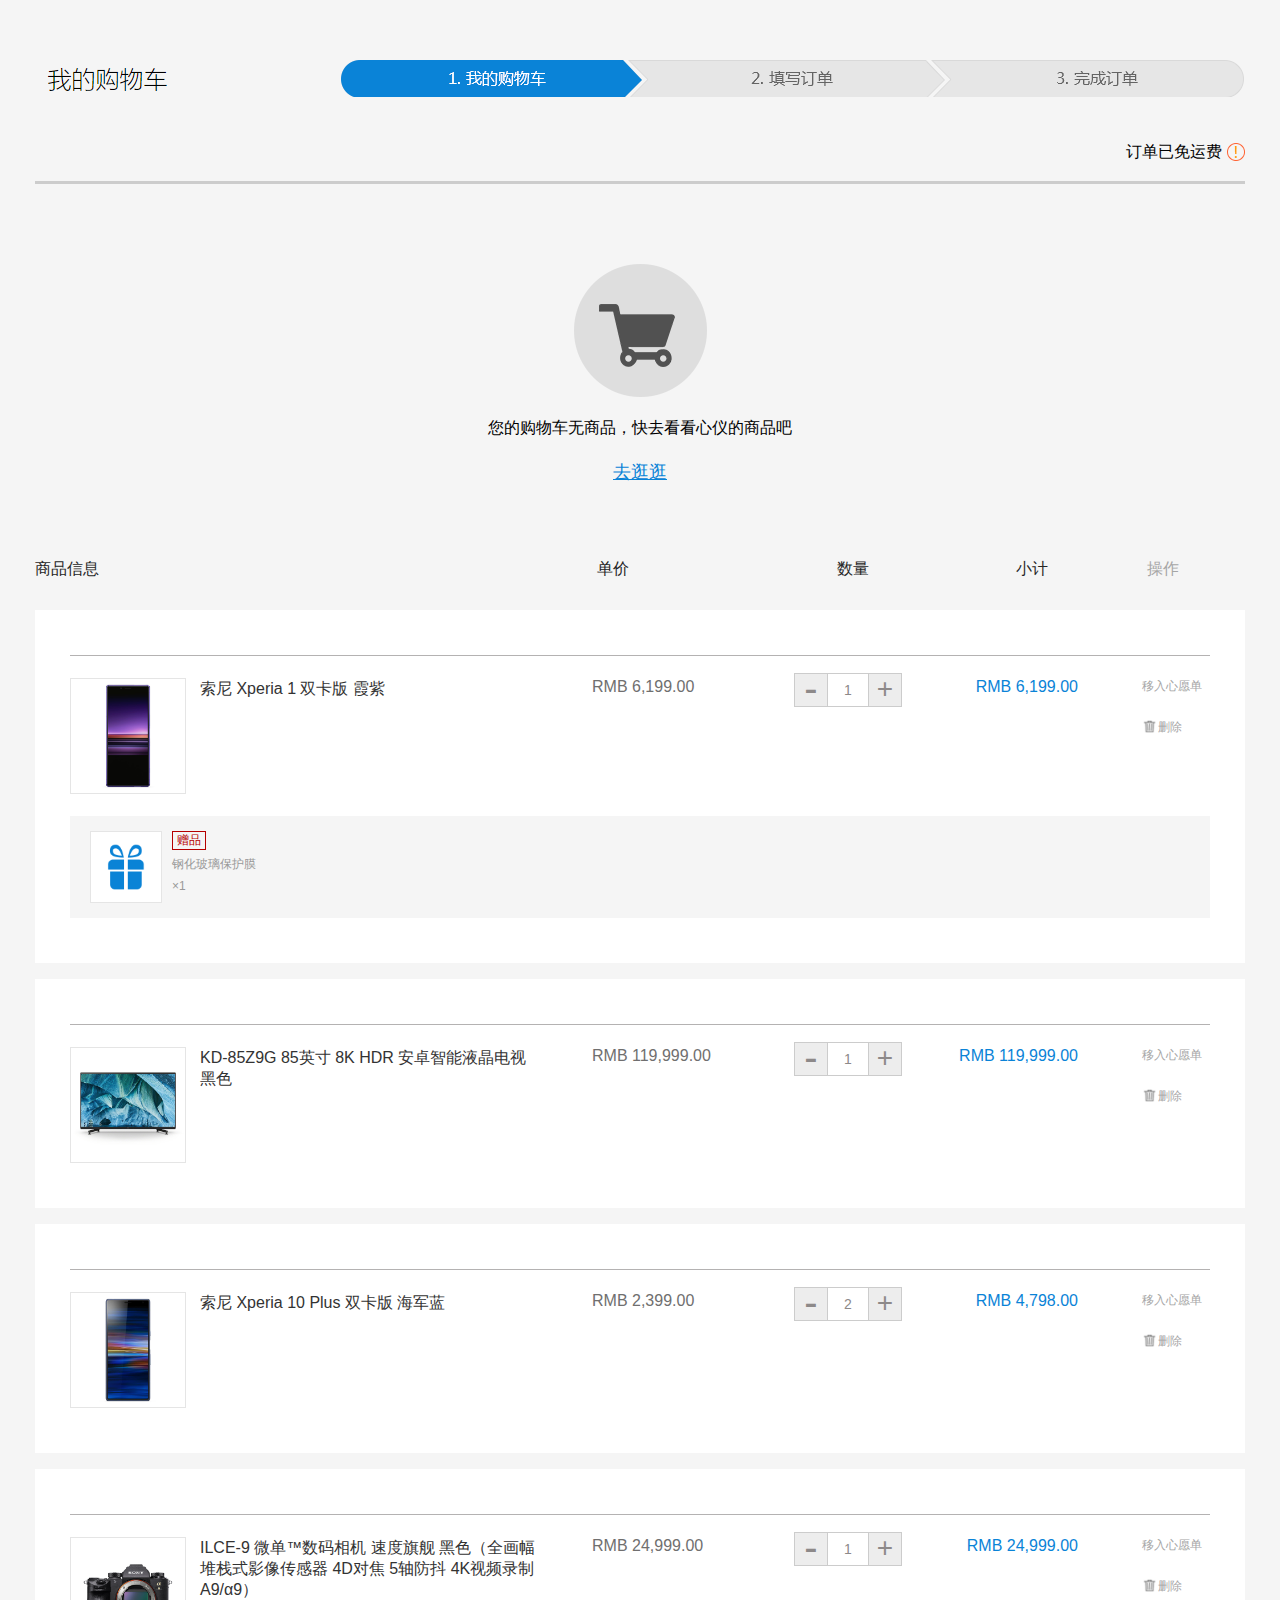
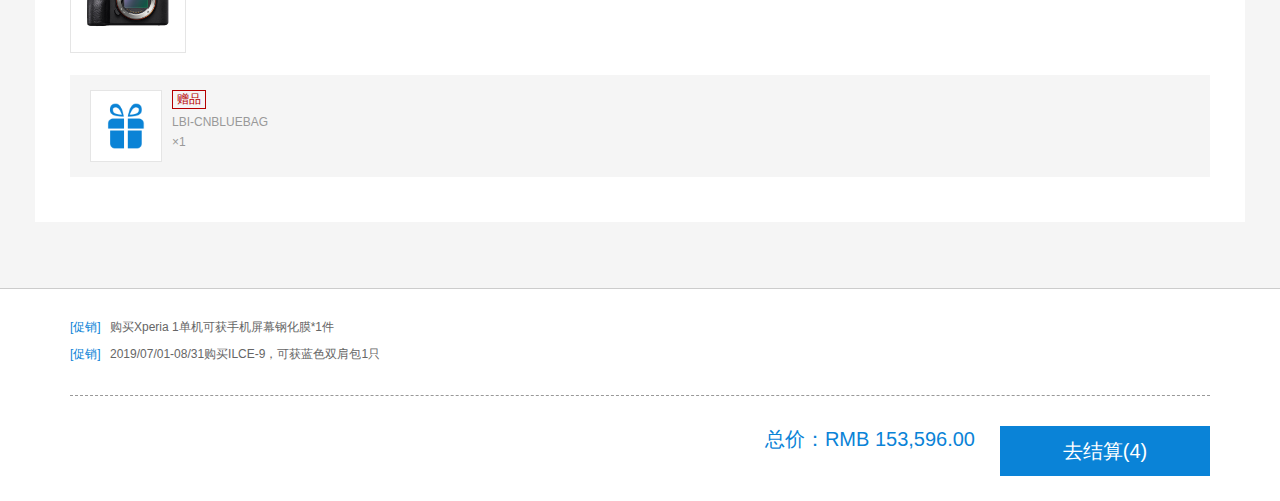
<file: sonestyle/car.html>
<!DOCTYPE html>
<html>
<head lang="en">
    <meta charset="UTF-8">
    <meta name="viewport" content="width=device-width,initial-scale=1"/>
    <title></title>
    <!-- 引入4个文件，必须注意导入顺序-->
    <link rel="stylesheet" href="../css/common.css"/>
    <link rel="stylesheet" href="../css/car.css"/>
    <link rel="stylesheet" href="../css/sony_css_reset.css"/>
    <script src="../js/jquery.min.js"></script>
    <script src="../js/popper.min.js"></script>
    <script src="../js/bootstrap.min.js"></script>
</head>
<body>
<div class="carpage">
    <div class="TopMain bg-f5">
        <!-- TopBlock设置了宽度和居中-->
        <div class="TopBlock">
            <!-- title 我的购物车-->
            <div class="top_area1">
                <p><img src="../public/images/step1.png" alt=""/></p>
            </div>
            <div class="top_area2 cf">
                <a href="#" class="float-r"><img src="../public/images/tip1.png" alt=""/></a>
                <p class="float-r">订单已免运费</p>
            </div>
            <!-- 购物车为空时-->
            <div class="shop_no">
                <img src="../public/images/gouwuche.png" alt=""/>
                <p>您的购物车无商品，快去看看心仪的商品吧</p>
                <a href="#">去逛逛</a>
            </div>
            <!-- 购物车不为空时-->
            <div class="shop_list">
                <div class="shop_title cf">
                    <p>商品信息</p>
                    <p>单价</p>
                    <p>数量</p>
                    <p>小计</p>
                    <p>操作</p>
                </div>
                <!--商品 item 的 group-->
                <ul class="shop_group">
                    <li class="shop_item">
                        <!--商品主体-->
                        <div class="shop_goods cf">
                            <div class="goods_img"><img src="../public/images/goods1.jpg" alt=""/></div>
                            <div class="goods_name">索尼 Xperia 1 双卡版 霞紫</div>
                            <div class="goods_price">RMB 6,199.00</div>
                            <div class="goods_num cf">
                                <a href="#">-</a>
                                <input type="text" value="1"/>
                                <a href="#">+</a>
                            </div>
                            <div class="goods_total">RMB 6,199.00</div>
                            <div class="goods_opera">
                                <a href="#" class="to_wish">移入心愿单</a><br>
                                <a href="#" class="to_del"><img src="../public/images/lajixiang.png" alt="">删除</a>
                            </div>
                        </div>
                        <!--礼物部分 有些物品是没有礼物的-->
                        <div class="shop_gift cf">
                            <img src="../public/images/gift.jpg" alt="" class="float-l">
                            <div class="float-l gf_main">
                                <p class="gf_icon">赠品</p>
                                <p class="gf_name">钢化玻璃保护膜</p>
                                <p class="gf_num">×1</p>
                            </div>
                        </div>
                    </li>
                    <li class="shop_item">
                        <!--商品主体-->
                        <div class="shop_goods cf">
                            <div class="goods_img"><img src="../public/images/goods2.jpg" alt=""/></div>
                            <div class="goods_name">KD-85Z9G 85英寸 8K HDR 安卓智能液晶电视 黑色</div>
                            <div class="goods_price">RMB 119,999.00</div>
                            <div class="goods_num cf">
                                <a href="#">-</a>
                                <input type="text" value="1"/>
                                <a href="#">+</a>
                            </div>
                            <div class="goods_total">RMB 119,999.00</div>
                            <div class="goods_opera">
                                <a href="#" class="to_wish">移入心愿单</a><br>
                                <a href="#" class="to_del"><img src="../public/images/lajixiang.png" alt="">删除</a>
                            </div>
                        </div>
                        <!--礼物部分 有些物品是没有礼物的-->
                    </li>
                    <li class="shop_item">
                        <!--商品主体-->
                        <div class="shop_goods cf">
                            <div class="goods_img"><img src="../public/images/goods3.jpg" alt=""/></div>
                            <div class="goods_name">索尼 Xperia 10 Plus 双卡版 海军蓝</div>
                            <div class="goods_price">RMB 2,399.00</div>
                            <div class="goods_num cf">
                                <a href="#">-</a>
                                <input type="text" value="2"/>
                                <a href="#">+</a>
                            </div>
                            <div class="goods_total">RMB 4,798.00</div>
                            <div class="goods_opera">
                                <a href="#" class="to_wish">移入心愿单</a><br>
                                <a href="#" class="to_del"><img src="../public/images/lajixiang.png" alt="">删除</a>
                            </div>
                        </div>
                        <!--礼物部分 有些物品是没有礼物的-->
                    </li>
                    <li class="shop_item">
                        <!--商品主体-->
                        <div class="shop_goods cf">
                            <div class="goods_img"><img src="../public/images/goods4.jpg" alt=""/></div>
                            <div class="goods_name">ILCE-9 微单™数码相机 速度旗舰 黑色（全画幅堆栈式影像传感器 4D对焦 5轴防抖 4K视频录制 A9/α9）</div>
                            <div class="goods_price">RMB 24,999.00</div>
                            <div class="goods_num cf">
                                <a href="#">-</a>
                                <input type="text" value="1"/>
                                <a href="#">+</a>
                            </div>
                            <div class="goods_total">RMB 24,999.00</div>
                            <div class="goods_opera">
                                <a href="#" class="to_wish">移入心愿单</a><br>
                                <a href="#" class="to_del"><img src="../public/images/lajixiang.png" alt="">删除</a>
                            </div>
                        </div>
                        <!--礼物部分 有些物品是没有礼物的-->
                        <div class="shop_gift cf">
                            <img src="../public/images/gift.jpg" alt="" class="float-l">
                            <div class="float-l gf_main">
                                <p class="gf_icon">赠品</p>
                                <p class="gf_name">LBI-CNBLUEBAG</p>
                                <p class="gf_num">×1</p>
                            </div>
                        </div>
                    </li>
                </ul>
            </div>
        </div>
    </div>
    <!-- 底部部分，用来设置上边框-->
    <div class="Bottom_flex">
        <!-- BottomMain 设置了fix定位，有函数-高度控制 -->
        <div class="BottomMain">
            <!-- 礼物部分-->
            <div class="bottom_gift">
                <!-- 单个礼物的属性设置-->
                <div class="gift_intro">
                    <span>[促销]</span>
                    购买Xperia 1单机可获手机屏幕钢化膜*1件
                </div>
                <div class="gift_intro">
                    <span>[促销]</span>
                    2019/07/01-08/31购买ILCE-9，可获蓝色双肩包1只
                </div>
            </div>
            <!-- 总价部分 全部右浮动-->
            <div class="bottom_total cf">
                <a href="#" class="float-r total_settle">去结算(4)</a>
                <p class="float-r total_price">总价：RMB 153,596.00</p>
            </div>
        </div>
    </div>



</div>
</body>
</html>
</file>
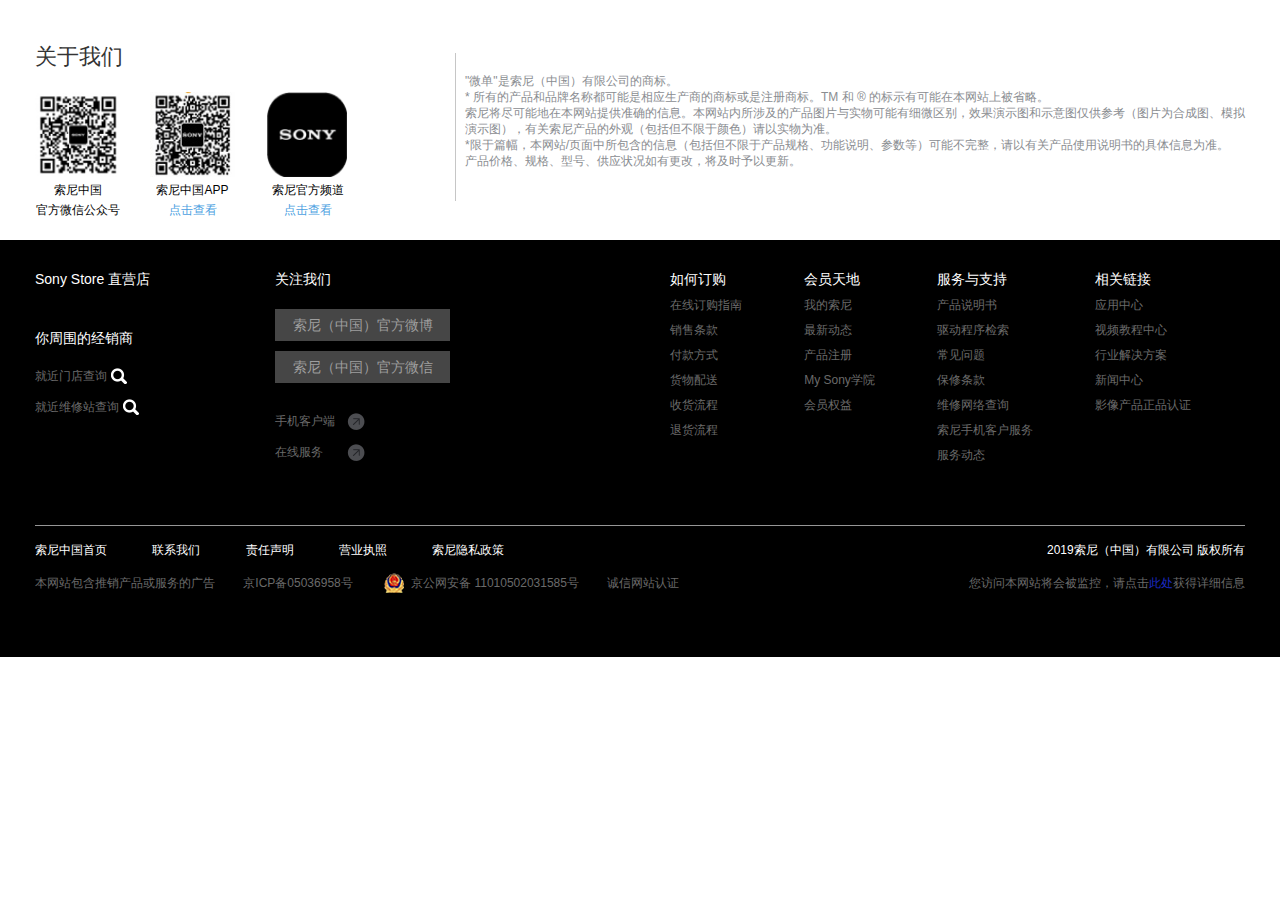
<file: sonestyle/footer.html>
<!DOCTYPE html>
<html>
<head lang="en">
    <meta charset="UTF-8">
    <meta name="viewport" content="width=device-width,initial-scale=1"/>
    <title></title>
    <!-- 引入4个文件，必须注意导入顺序-->
    <link rel="stylesheet" href="../css/common.css"/>
    <link rel="stylesheet" href="../css/footer.css"/>
    <link rel="stylesheet" href="../css/sony_css_reset.css"/>
    <script src="../js/jquery.min.js"></script>
    <script src="../js/popper.min.js"></script>
    <script src="../js/bootstrap.min.js"></script>
</head>
<body>
<div class="FooterMain">
    <!-- footer-block1-->
    <!-- 定义了宽度和上下边距-->
    <div class="footer-block1">
        <!-- 关于我们，左浮动-->
        <div class="focus_us">
            <!-- 对标题进行单独的设置-->
            <p class="us_title">关于我们</p>
            <ul class="">
                <!-- 每个li左浮动-->
                <li>
                    <img src="../public/images/aboutUs1.jpg" alt=""/>
                    <p>索尼中国</p>
                    <p>官方微信公众号</p>
                </li>
                <li>
                    <img src="../public/images/aboutUs2.jpg" alt=""/>
                    <p>索尼中国APP</p>
                    <a href="#">点击查看</a>
                </li>
                <li>
                    <img src="../public/images/aboutUs3.png" alt=""/>
                    <p>索尼官方频道</p>
                    <a href="#">点击查看</a>
                </li>
            </ul>
        </div>
        <!-- sony详情，右浮动-->
        <div class="sony_detail">
            <p>"微单"是索尼（中国）有限公司的商标。<br/>
                * 所有的产品和品牌名称都可能是相应生产商的商标或是注册商标。TM 和 ® 的标示有可能在本网站上被省略。<br/>
                索尼将尽可能地在本网站提供准确的信息。本网站内所涉及的产品图片与实物可能有细微区别，效果演示图和示意图仅供参考（图片为合成图、模拟演示图），有关索尼产品的外观（包括但不限于颜色）请以实物为准。<br/>
                *限于篇幅，本网站/页面中所包含的信息（包括但不限于产品规格、功能说明、参数等）可能不完整，请以有关产品使用说明书的具体信息为准。<br/>
                产品价格、规格、型号、供应状况如有更改，将及时予以更新。</p>
        </div>
    </div>
    <!-- footer-block2-->
    <div class="footer-block2">
        <div class="block-w">
            <div class="block_top cf">
                <div class="footer_title float-l">
                    <a href="#" class="a1">Sony Store 直营店</a>
                    <p>你周围的经销商</p>
                    <a href="#" class="a2">就近门店查询</a>
                    <a href="#" class="a3">就近维修站查询</a>
                </div>
                <div class="footer_focusUs float-l">
                    <ul>
                        <li>关注我们</li>
                        <li><a href="#" class="ch_btn">索尼（中国）官方微博</a></li>
                        <li><a href="#" class="ch_btn">索尼（中国）官方微信</a></li>
                        <li><a href="#" class="icon_point">手机客户端</a></li>
                        <li><a href="#" class="icon_point">在线服务</a></li>
                    </ul>
                </div>
                <div class="footer_ul cf">
                    <div>
                        <span>如何订购</span>
                        <ul>
                        <li><a href="#">在线订购指南</a></li>
                        <li><a href="#">销售条款</a></li>
                        <li><a href="#">付款方式</a></li>
                        <li><a href="#">货物配送</a></li>
                        <li><a href="#">收货流程</a></li>
                        <li><a href="#">退货流程</a></li>
                    </ul>
                    </div>
                    <div>
                        <span>会员天地</span>
                        <ul>
                        <li><a href="#">我的索尼</a></li>
                        <li><a href="#">最新动态</a></li>
                        <li><a href="#">产品注册</a></li>
                        <li><a href="#">My Sony学院</a></li>
                        <li><a href="#">会员权益</a></li>
                        
                    </ul>
                    </div>
                    <div>
                        <span>服务与支持</span>
                        <ul>
                        <li><a href="#">产品说明书</a></li>
                        <li><a href="#">驱动程序检索</a></li>
                        <li><a href="#">常见问题</a></li>
                        <li><a href="#">保修条款</a></li>
                        <li><a href="#">维修网络查询</a></li>
                        <li><a href="#">索尼手机客户服务</a></li>
                        <li><a href="#">服务动态</a></li>
                    </ul>
                    </div>
                    <div>
                        <span>相关链接</span>
                        <ul>
                        <li><a href="#">应用中心</a></li>
                        <li><a href="#">视频教程中心</a></li>
                        <li><a href="#">行业解决方案</a></li>
                        <li><a href="#">新闻中心</a></li>
                        <li><a href="#">影像产品正品认证</a></li>
                    </ul>
                    </div>
                </div>
            </div>

            <div class="block_center cf">
                <a href="#">索尼中国首页</a>
                <a href="#">联系我们</a>
                <a href="#">责任声明</a>
                <a href="#">营业执照</a>
                <a href="#">索尼隐私政策</a>
                <span>2019索尼（中国）有限公司 版权所有</span>
            </div>
            <div class="block_bottom">
                <span>本网站包含推销产品或服务的广告</span>
                <span>京ICP备05036958号</span>
                <span><a href="#" class="gongan"><img src="../public/images/gongan.png" alt=""/>京公网安备 11010502031585号 </a></span>
                <span>诚信网站认证</span>
                <span>您访问本网站将会被监控，请点击<a href="#">此处</a>获得详细信息</span>
            </div>
        </div>
    </div>
</div>
</body>
</html>
</file>
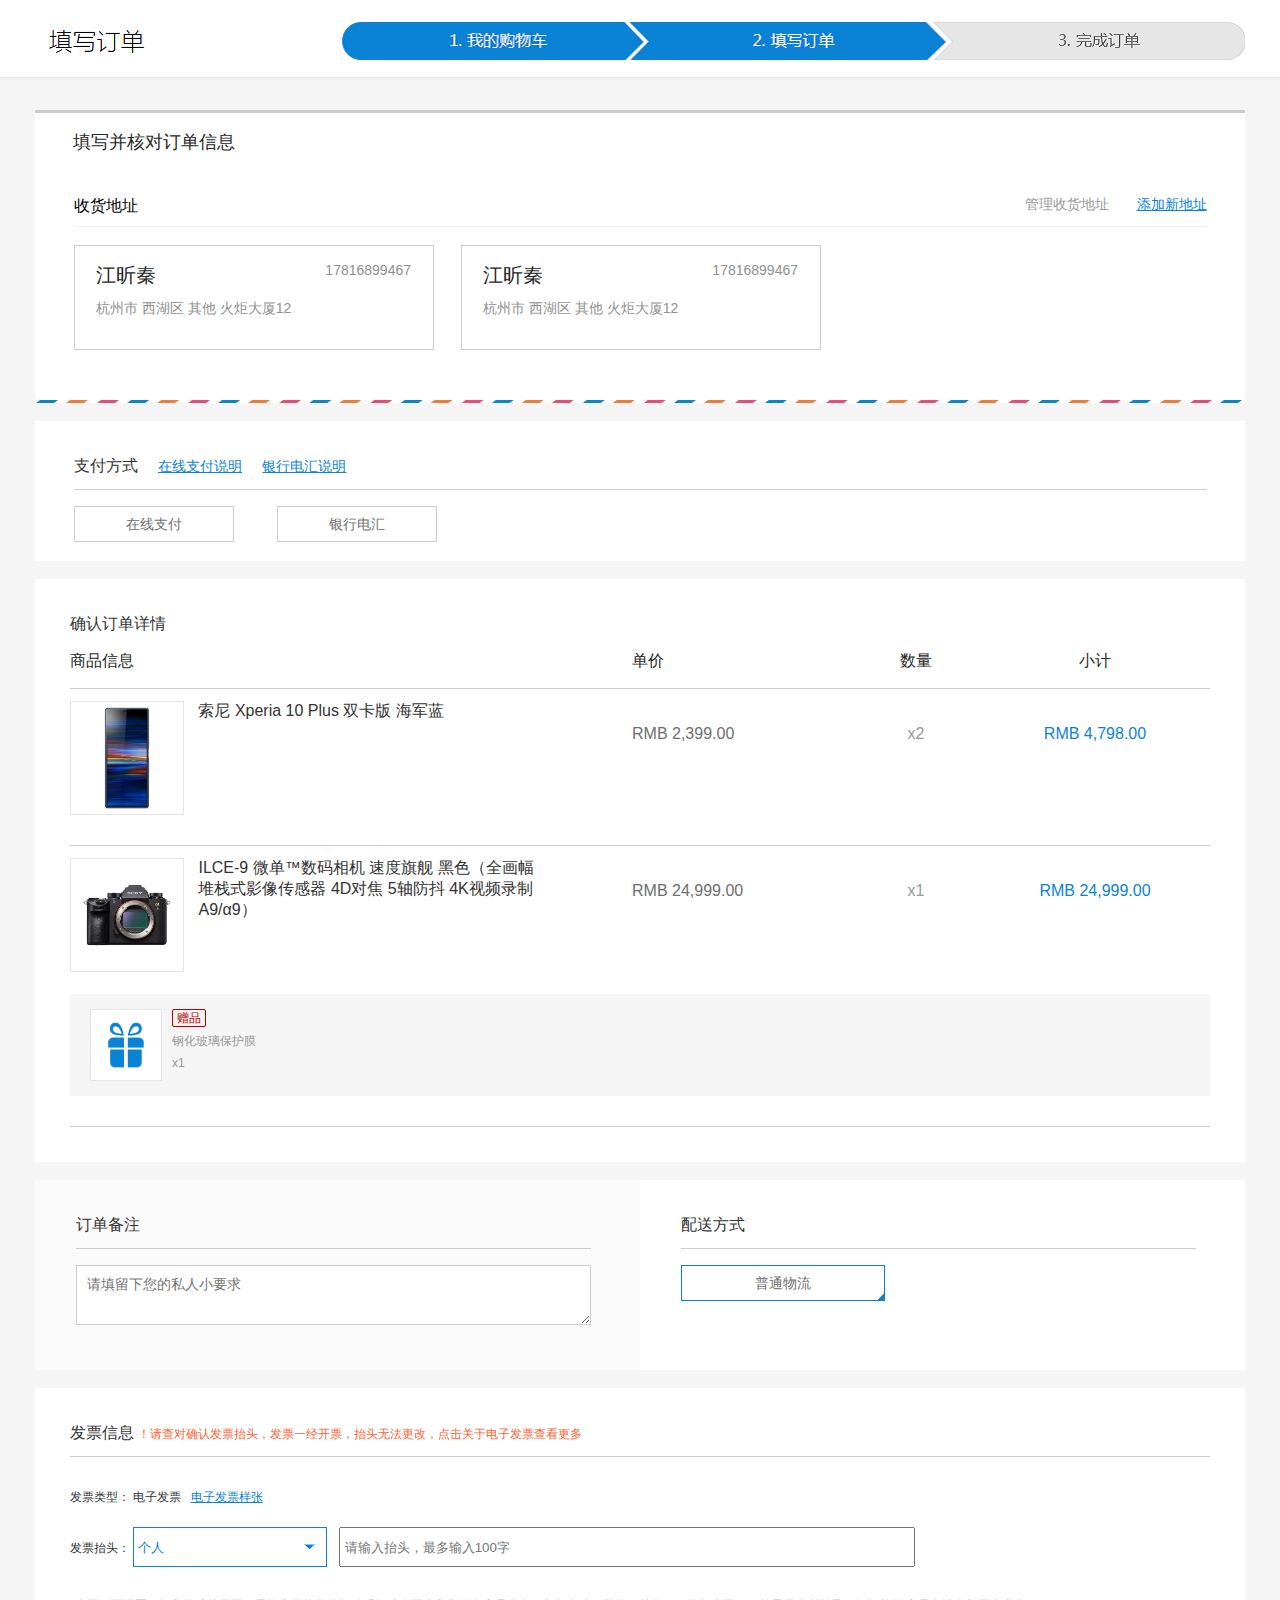
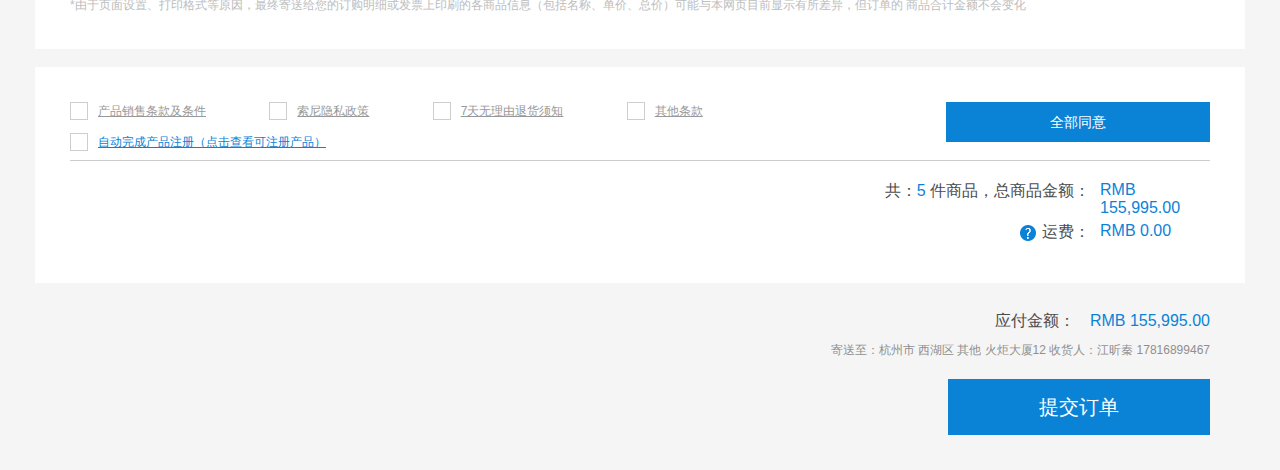
<file: sonestyle/getOrderInfo.html>
<!DOCTYPE html>
<html>
<head lang="en">
    <meta charset="UTF-8">
    <meta name="viewport" content="width=device-width,initial-scale=1"/>
    <title></title>
    <!-- 引入4个文件，必须注意导入顺序-->
    <link rel="stylesheet" href="../css/common.css"/>
    <link rel="stylesheet" href="../css/getOrderInfo.css"/>
    <link rel="stylesheet" href="../css/sony_css_reset.css"/>
    <script src="../js/jquery.min.js"></script>
    <script src="../js/popper.min.js"></script>
    <script src="../js/bootstrap.min.js"></script>
</head>
<body>
<div class="getOrderInfo" >
    <!-- step2 -->
    <div class="Step">
        <div><img src="../public/images/step2.png" alt=""></div>
        <div class="bottom_border"></div>
    </div>
    <!-- main 主体 -->
    <div class="MainCar">
        <!-- 填写并核对订单信息 -->
        <div class="check_main">
            <h1>填写并核对订单信息</h1>
            <h2>
                收货地址
                <a href="#">添加新地址</a>
                <a href="#">管理收货地址</a>
            </h2>
            <ul class="cf">
                <li>
                    <div class="add_content">
                        <div class="phone">17816899467</div>
                        <div class="name">江昕秦</div>
                        <div class="add">杭州市 西湖区 其他 火炬大厦12</div>
                        <a href="#">修改</a>
                    </div>
                </li>
                <li>
                    <div class="add_content">
                        <div class="phone">17816899467</div>
                        <div class="name">江昕秦</div>
                        <div class="add">杭州市 西湖区 其他 火炬大厦12</div>
                        <a href="#">修改</a>       
                    </div>            
                </li>
            </ul>
            <div class="color_line">
                <img src="../public/images/color_line.png" alt="">
            </div>
        </div>
        <!-- 支付方式 -->
        <div class="pay_main">
            <div class="pay_title">
                支付方式
                <a href="#">在线支付说明</a>
                <a href="#">银行电汇说明</a>
            </div>
            <div class="pay_method"> 
                <a href="#">在线支付</a>
                <a href="#">银行电汇</a>
            </div>
        </div>
        <!--  确认订单详情-->
        <div class="order_main">
            <div class="order_block1">确认订单详情</div>
            <div class="order_block2 cf">
                <div class="d1">商品信息</div>
                <div class="d2">单价</div>
                <div class="d3">数量</div>
                <div class="d4">小计</div>
            </div>
            <div class="order_block3">
                <ul>
                    <li>
                        <!-- 商品主体-->
                        <div class="shop_main cf">
                            <div class="shop_name">
                                <img src="../public/images/goods3.jpg" alt="">
                                <span class="title">索尼 Xperia 10 Plus 双卡版 海军蓝</span>
                            </div>
                            <div class="shop_price">RMB 2,399.00</div>
                            <div class="shop_num">x2</div>
                            <div class="shop_total">RMB 4,798.00</div>
                        </div>
                        <!--  礼物部分-->
                    </li>
                    <li>
                        <!-- 商品主体-->
                        <div class="shop_main cf">
                            <div class="shop_name">
                                <img src="../public/images/goods4.jpg" alt="">
                                <span class="title">ILCE-9 微单™数码相机 速度旗舰 黑色（全画幅堆栈式影像传感器 4D对焦 5轴防抖 4K视频录制 A9/α9）</span>
                            </div>
                            <div class="shop_price">RMB 24,999.00</div>
                            <div class="shop_num">x1</div>
                            <div class="shop_total">RMB 24,999.00</div>
                        </div>
                        <!--  礼物部分-->
                        <div class="gift_main cf">
                            <img src="../public/images/gift.jpg" alt="">
                            <div class="gift_block">
                                <p>赠品</p>
                                <p>钢化玻璃保护膜</p>
                                <p>x1</p>
                            </div>
                        </div>
                    </li>
                </ul>
            </div>
        </div>
        <!--  订单备注-->
        <div class="note_main cf">
            <div class="note_left">
                <p class="note_title">订单备注</p>
                <textarea type="text" type="text-area" placeholder="请填留下您的私人小要求"></textarea>
            </div>
            <div class="note_right">
                <p class="note_title">配送方式</p>
                <a href="#">普通物流</a>
            </div>
        </div>
        <!--  发票信息-->
        <div class="invoice_main">
            <div class="main_1">发票信息
                <span>！请查对确认发票抬头，发票一经开票，抬头无法更改，点击关于电子发票查看更多</span></div>
            <div class="main_2 ">
                <h2>发票类型：</h2>
                <h2>电子发票</h2>
                <a href="#">电子发票样张</a>
            </div>
            <div class="main_3">
                <h2>发票抬头：</h2>
                <!--  对下拉选框进行appearance:none 在放入一张背景图片-->
                <select name="invoice_method" id="">
                    <option value="">个人</option>
                    <option value="">公司</option>
                </select>
                <input type="text" placeholder="请输入抬头，最多输入100字">
            </div>
            <div class="main_4">*由于页面设置、打印格式等原因，最终寄送给您的订购明细或发票上印刷的各商品信息（包括名称、单价、总价）可能与本网页目前显示有所差异，但订单的 商品合计金额不会变化</div>
        </div>
        <!--  全部同意-->
        <div class="agreement_main">
            <!-- 上部 -->
            <div class="top_main">
                <!-- 使用背景图片代替原本样式 -->
                <form action="">
                <input type="checkbox" value=0 name="agreement"><a>产品销售条款及条件</a>
                <input type="checkbox" value=1 name="agreement"><a>索尼隐私政策</a>
                <input type="checkbox" value=2 name="agreement"><a>7天无理由退货须知</a>
                <input type="checkbox" value=3 name="agreement"><a>其他条款</a><br>
                <input type="checkbox" value=4 name="agreement" class="volun"><a>自动完成产品注册（点击查看可注册产品）</a>
                </form>
                <a href="#" class="allAgree">全部同意<a></a>
            </div>
            <!-- 中部 -->
            <div class="middle_main cf">
                <h1 class="total">RMB<br>155,995.00</h1>
                <h2>共：<span>5</span> 件商品，总商品金额：</h2>
            </div>
            <div class="bottom_main cf">
                <h1 class="yunfei">RMB 0.00</h1>
                <h2>运费：</h2>
            </div>
        </div>
        <!-- 提交订单 -->
        <div class="submit_main">
            <div class="total_block">
                应付金额：
                <span>RMB 155,995.00</span>
            </div>
            <div class="address_block">寄送至：杭州市 西湖区 其他 火炬大厦12 收货人：江昕秦 17816899467</div>
            <div class="submit_block">提交订单</div>
        </div>

    </div>
</div>
</body>
</html>
</file>
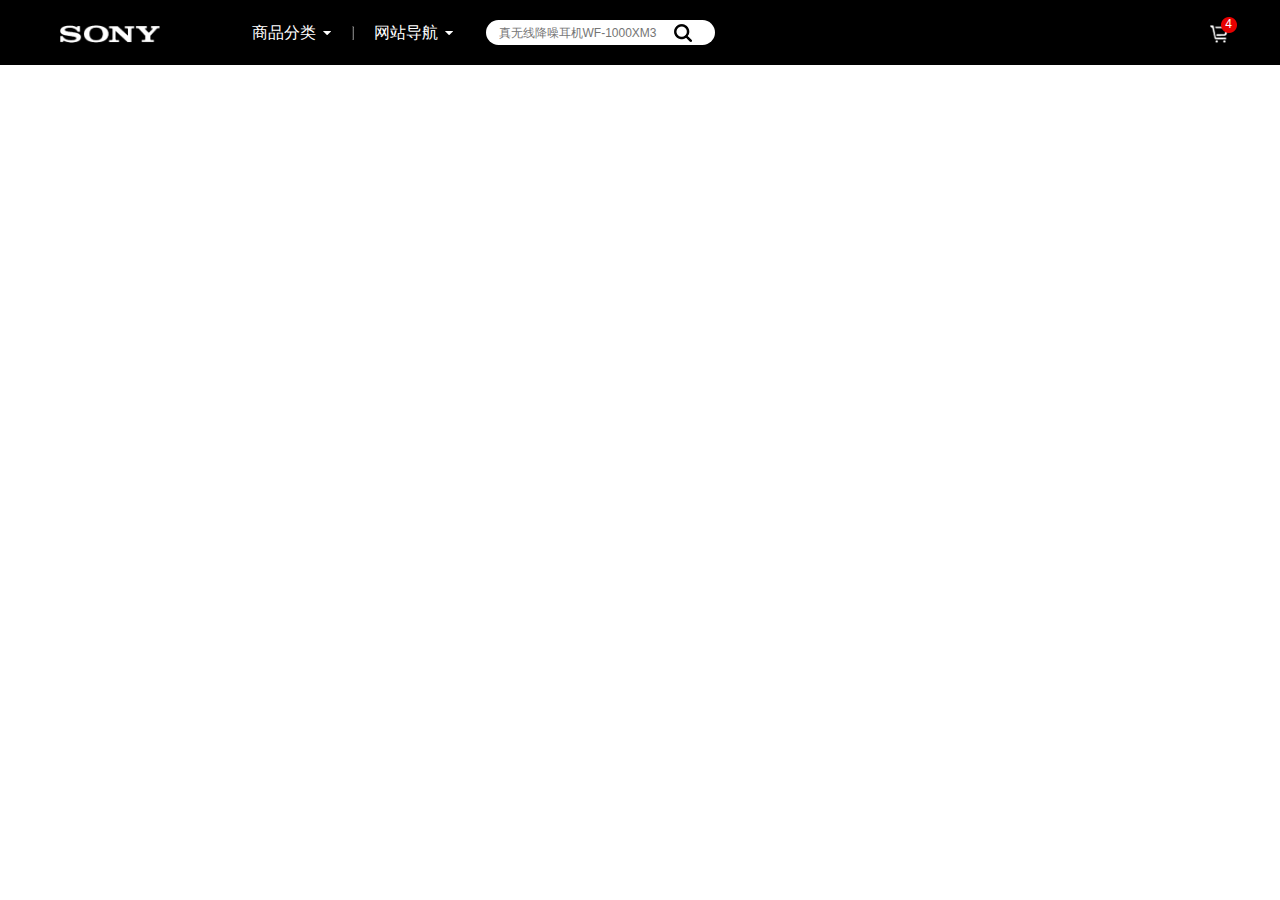
<file: sonestyle/header.html>
<!doctype html>
<html lang="en">
<head>
    <meta charset="UTF-8">
    <title>Document</title>
    <link rel="stylesheet" href="../css/common.css"/>
    <link rel="stylesheet" href="../css/header.css"/>
    <link rel="stylesheet" href="../css/sony_css_reset.css"/>
</head>
<body>
<div id="headerNav">
    <!-- 设置内容的宽为1210px  65px-->
    <div class="head_content">
        <!-- sony图标 右对齐，12右边距-->
        <div class="logo_img">
            <img src="../public/images_header/sony-logo.jpg" alt=""/>
        </div>
        <!--可以隐藏的div -->
        <!--  向右靠紧sony-->
        <!-- 商品分类-->
        <!-- 网址导航-->
        <div class="nav_list">
            <ul class="nav_ul1 cf">
                <li class="nav_li1 sp_towhite">
                    <span class="sp1">商品分类</span>
                    <ul class="li1_ul">
                        <li><a href="javascript:;">电视机/音箱</a>
                            <div class="content_d">
                                <div class="img_d">
                                    <img src="../public/images_header/dh_xperia1_xpss.jpg" alt=""/>
                                </div>
                                <div class="txt_d">
                                    <ul class="kuozhan">
                                        <li><a href="javascript:;">BRAVIA电视机</a></li>
                                        <li><span>·</span> <a href="javascript:;">Z9G系列</a></li>
                                        <li><span>·</span> <a class="icon_new " href="javascript:;">A9G系列</a></li><li><span>·</span> <a class="icon_new " href="javascript:;">A8G系列</a></li>
                                        <li><span>·</span> <a href="javascript:;">X9500G系列</a></li>
                                        <li><span>·</span> <a class="icon_new " href="javascript:;">U8G系列</a></li>
                                        <li><span>·</span> <a href="javascript:;">X8500G系列</a></li>
                                        <li><span>·</span> <a href="javascript:;">X8588G系列</a></li>
                                        <li><span>·</span> <a class="icon_new " href="javascript:;">X8000G系列</a></li>
                                        <li><span>·</span> <a class="icon_new " href="javascript:;">A8F系列</a></li>
                                    </ul>

                                    <ul class="kuozhan">
                                        <li><a href="javascript:;">家庭影音系列</a></li>
                                        <li><span>·</span> <a href="javascript:;">HT-S350</a></li>
                                        <li><span>·</span> <a href="javascript:;">HT-X8500</a></li>
                                        <li><span>·</span> <a class="icon_new " href="javascript:;">HT-S500RF</a></li>
                                        <li><span>·</span> <a href="javascript:;">HT-X9000F</a></li>
                                        <li><span>·</span> <a href="javascript:;">HT-Z9F</a></li>
                                    </ul>

                                    <ul class="kuozhan">
                                        <li><a href="javascript:;">4K/2K播放器</a></li>
                                        <li><span>·</span> <a href="javascript:;">UBP-X700</a></li>
                                        <li><span>·</span> <a class="icon_new " href="javascript:;">BDP-S6700</a></li>
                                        <li><span>·</span> <a href="javascript:;">BDP-S5500</a></li>
                                        <li><span>·</span> <a href="javascript:;">BDP-S1500</a></li>
                                    </ul>

                                    <ul class="kuozhan">
                                        <li><a href="javascript:;">高保真音响组件</a></li>
                                        <li><span>·</span> <a href="javascript:;">TA-ZH1ES</a></li>
                                        <li><span>·</span> <a href="javascript:;">PS-HX500</a></li>
                                        <li><span>·</span> <a class="icon_new " href="javascript:;">PS-LX310BT</a></li>
                                        <li><span>·</span> <a href="javascript:;">SS-AR1</a></li>
                                        <li><span>·</span> <a href="javascript:;">SS-AR2</a></li>
                                        <li><span>·</span> <a class="icon_new " href="javascript:;">SS-NA2ES</a></li><li><span>·</span> <a class="icon_new " href="javascript:;">SS-NA5ES</a></li>
                                    </ul>
                                </div>
                                <div class="phone_d">
                                    <span>索尼中国顾客咨询热线：</span>
                                    <span>400 810 9000</span>
                                </div>
                            </div>
                        </li>
                        <li><a href="javascript:;">PlayStation®</a>
                            <div class="content_d">
                                <div class="img_d">
                                    <img src="../public/images_header/dh_lxsh_1906.jpg" alt=""/>
                                </div>
                                <div class="txt_d">
                                    <ul class="kuozhan">
                                        <li><a href="javascript:;">PlayStation®主机</a></li>
                                        <li><span>·</span> <a href="javascript:;">PlayStation®4 Pro</a></li>
                                        <li><span>·</span> <a class="icon_new " href="javascript:;">PlayStation®4</a></li>
                                        <li><span>·</span> <a class="icon_new " href="javascript:;">PlayStation®VR</a></li>
                                        <li><span>·</span> <a href="javascript:;">PlayStation®Vita</a></li>
                                    </ul>

                                    <ul class="kuozhan">
                                        <li><a href="javascript:;">PlayStation® 游戏</a></li>
                                        <li><span>·</span> <a href="javascript:;">PlayStation®4 游戏</a></li>
                                        <li><span>·</span> <a href="javascript:;">PlayStation®VR 游戏</a></li>
                                        <li><span>·</span> <a class="icon_new " href="javascript:;">PlayStation®Vita 游戏</a></li>

                                    </ul>

                                    <ul class="kuozhan">
                                        <li><a href="javascript:;">PlayStation® 配件</a></li>
                                        <li><span>·</span> <a href="javascript:;">无线控制器</a></li>
                                        <li><span>·</span> <a class="icon_new " href="javascript:;">动态控制器</a></li>
                                        <li><span>·</span> <a href="javascript:;">手柄充电器</a></li>
                                        <li><span>·</span> <a href="javascript:;">PS4 摄像头</a></li>
                                    </ul>
                                </div>
                                <div class="phone_d">
                                    <span>索尼中国顾客咨询热线：</span>
                                    <span>400 810 9000</span>
                                </div>
                            </div>
                        </li>
                        <li><a href="javascript:;">微单™数码相机</a>
                            <div class="content_d">
                                <div class="img_d">
                                    <img src="../public/images_header/dh_qhf_190201.jpg" alt=""/>
                                </div>
                                <div class="txt_d">
                                    <ul class="kuozhan">
                                        <li><a href="javascript:;">BRAVIA电视机</a></li>
                                        <li><span>·</span> <a href="javascript:;">Z9G系列</a></li>
                                        <li><span>·</span> <a class="icon_new " href="javascript:;">A9G系列</a></li><li><span>·</span> <a class="icon_new " href="javascript:;">A8G系列</a></li>
                                        <li><span>·</span> <a href="javascript:;">X9500G系列</a></li>
                                        <li><span>·</span> <a class="icon_new " href="javascript:;">U8G系列</a></li>
                                        <li><span>·</span> <a href="javascript:;">X8500G系列</a></li>
                                        <li><span>·</span> <a href="javascript:;">X8588G系列</a></li>
                                        <li><span>·</span> <a class="icon_new " href="javascript:;">X8000G系列</a></li>
                                        <li><span>·</span> <a class="icon_new " href="javascript:;">A8F系列</a></li>
                                    </ul>

                                    <ul class="kuozhan">
                                        <li><a href="javascript:;">家庭影音系列</a></li>
                                        <li><span>·</span> <a href="javascript:;">HT-S350</a></li>
                                        <li><span>·</span> <a href="javascript:;">HT-X8500</a></li>
                                        <li><span>·</span> <a class="icon_new " href="javascript:;">HT-S500RF</a></li>
                                        <li><span>·</span> <a href="javascript:;">HT-X9000F</a></li>
                                        <li><span>·</span> <a href="javascript:;">HT-Z9F</a></li>
                                    </ul>

                                    <ul class="kuozhan">
                                        <li><a href="javascript:;">4K/2K播放器</a></li>
                                        <li><span>·</span> <a href="javascript:;">UBP-X700</a></li>
                                        <li><span>·</span> <a class="icon_new " href="javascript:;">BDP-S6700</a></li>
                                        <li><span>·</span> <a href="javascript:;">BDP-S5500</a></li>
                                        <li><span>·</span> <a href="javascript:;">BDP-S1500</a></li>
                                    </ul>

                                    <ul class="kuozhan">
                                        <li><a href="javascript:;">高保真音响组件</a></li>
                                        <li><span>·</span> <a href="javascript:;">TA-ZH1ES</a></li>
                                        <li><span>·</span> <a href="javascript:;">PS-HX500</a></li>
                                        <li><span>·</span> <a class="icon_new " href="javascript:;">PS-LX310BT</a></li>
                                        <li><span>·</span> <a href="javascript:;">SS-AR1</a></li>
                                        <li><span>·</span> <a href="javascript:;">SS-AR2</a></li>
                                        <li><span>·</span> <a class="icon_new " href="javascript:;">SS-NA2ES</a></li><li><span>·</span> <a class="icon_new " href="javascript:;">SS-NA5ES</a></li>
                                    </ul>
                                </div>
                                <div class="phone_d">
                                    <span>索尼中国顾客咨询热线：</span>
                                    <span>400 810 9000</span>
                                </div>
                            </div>
                        </li>
                        <li><a href="javascript:;">镜头</a>
                            <div class="content_d">
                                <div class="img_d">
                                    <img src="../public/images_header/dh_lxsh_1906.jpg" alt=""/>
                                </div>
                                <div class="txt_d">
                                    <ul class="kuozhan">
                                        <li><a href="javascript:;">BRAVIA电视机</a></li>
                                        <li><span>·</span> <a href="javascript:;">Z9G系列</a></li>
                                        <li><span>·</span> <a class="icon_new " href="javascript:;">A9G系列</a></li><li><span>·</span> <a class="icon_new " href="javascript:;">A8G系列</a></li>
                                        <li><span>·</span> <a href="javascript:;">X9500G系列</a></li>
                                        <li><span>·</span> <a class="icon_new " href="javascript:;">U8G系列</a></li>
                                        <li><span>·</span> <a href="javascript:;">X8500G系列</a></li>
                                        <li><span>·</span> <a href="javascript:;">X8588G系列</a></li>
                                        <li><span>·</span> <a class="icon_new " href="javascript:;">X8000G系列</a></li>
                                        <li><span>·</span> <a class="icon_new " href="javascript:;">A8F系列</a></li>
                                    </ul>

                                    <ul class="kuozhan">
                                        <li><a href="javascript:;">家庭影音系列</a></li>
                                        <li><span>·</span> <a href="javascript:;">HT-S350</a></li>
                                        <li><span>·</span> <a href="javascript:;">HT-X8500</a></li>
                                        <li><span>·</span> <a class="icon_new " href="javascript:;">HT-S500RF</a></li>
                                        <li><span>·</span> <a href="javascript:;">HT-X9000F</a></li>
                                        <li><span>·</span> <a href="javascript:;">HT-Z9F</a></li>
                                    </ul>

                                    <ul class="kuozhan">
                                        <li><a href="javascript:;">4K/2K播放器</a></li>
                                        <li><span>·</span> <a href="javascript:;">UBP-X700</a></li>
                                        <li><span>·</span> <a class="icon_new " href="javascript:;">BDP-S6700</a></li>
                                        <li><span>·</span> <a href="javascript:;">BDP-S5500</a></li>
                                        <li><span>·</span> <a href="javascript:;">BDP-S1500</a></li>
                                    </ul>

                                    <ul class="kuozhan">
                                        <li><a href="javascript:;">高保真音响组件</a></li>
                                        <li><span>·</span> <a href="javascript:;">TA-ZH1ES</a></li>
                                        <li><span>·</span> <a href="javascript:;">PS-HX500</a></li>
                                        <li><span>·</span> <a class="icon_new " href="javascript:;">PS-LX310BT</a></li>
                                        <li><span>·</span> <a href="javascript:;">SS-AR1</a></li>
                                        <li><span>·</span> <a href="javascript:;">SS-AR2</a></li>
                                        <li><span>·</span> <a class="icon_new " href="javascript:;">SS-NA2ES</a></li><li><span>·</span> <a class="icon_new " href="javascript:;">SS-NA5ES</a></li>
                                    </ul>
                                </div>
                                <div class="phone_d">
                                    <span>索尼中国顾客咨询热线：</span>
                                    <span>400 810 9000</span>
                                </div>
                            </div>
                        </li>
                        <li><a href="javascript:;">数码相机</a>
                            <div class="content_d">
                                <div class="img_d">
                                    <img src="../public/images_header/dh_rxseries_1906.jpg" alt=""/>
                                </div>
                                <div class="txt_d">
                                    <ul class="kuozhan">
                                        <li><a href="javascript:;">BRAVIA电视机</a></li>
                                        <li><span>·</span> <a href="javascript:;">Z9G系列</a></li>
                                        <li><span>·</span> <a class="icon_new " href="javascript:;">A9G系列</a></li><li><span>·</span> <a class="icon_new " href="javascript:;">A8G系列</a></li>
                                        <li><span>·</span> <a href="javascript:;">X9500G系列</a></li>
                                        <li><span>·</span> <a class="icon_new " href="javascript:;">U8G系列</a></li>
                                        <li><span>·</span> <a href="javascript:;">X8500G系列</a></li>
                                        <li><span>·</span> <a href="javascript:;">X8588G系列</a></li>
                                        <li><span>·</span> <a class="icon_new " href="javascript:;">X8000G系列</a></li>
                                        <li><span>·</span> <a class="icon_new " href="javascript:;">A8F系列</a></li>
                                    </ul>

                                    <ul class="kuozhan">
                                        <li><a href="javascript:;">家庭影音系列</a></li>
                                        <li><span>·</span> <a href="javascript:;">HT-S350</a></li>
                                        <li><span>·</span> <a href="javascript:;">HT-X8500</a></li>
                                        <li><span>·</span> <a class="icon_new " href="javascript:;">HT-S500RF</a></li>
                                        <li><span>·</span> <a href="javascript:;">HT-X9000F</a></li>
                                        <li><span>·</span> <a href="javascript:;">HT-Z9F</a></li>
                                    </ul>

                                    <ul class="kuozhan">
                                        <li><a href="javascript:;">4K/2K播放器</a></li>
                                        <li><span>·</span> <a href="javascript:;">UBP-X700</a></li>
                                        <li><span>·</span> <a class="icon_new " href="javascript:;">BDP-S6700</a></li>
                                        <li><span>·</span> <a href="javascript:;">BDP-S5500</a></li>
                                        <li><span>·</span> <a href="javascript:;">BDP-S1500</a></li>
                                    </ul>

                                    <ul class="kuozhan">
                                        <li><a href="javascript:;">高保真音响组件</a></li>
                                        <li><span>·</span> <a href="javascript:;">TA-ZH1ES</a></li>
                                        <li><span>·</span> <a href="javascript:;">PS-HX500</a></li>
                                        <li><span>·</span> <a class="icon_new " href="javascript:;">PS-LX310BT</a></li>
                                        <li><span>·</span> <a href="javascript:;">SS-AR1</a></li>
                                        <li><span>·</span> <a href="javascript:;">SS-AR2</a></li>
                                        <li><span>·</span> <a class="icon_new " href="javascript:;">SS-NA2ES</a></li><li><span>·</span> <a class="icon_new " href="javascript:;">SS-NA5ES</a></li>
                                    </ul>
                                </div>
                                <div class="phone_d">
                                    <span>索尼中国顾客咨询热线：</span>
                                    <span>400 810 9000</span>
                                </div>
                            </div>
                        </li>
                        <li><a href="javascript:;">数码摄像头</a>
                            <div class="content_d">
                                <div class="img_d">
                                    <img src="../public/images_header/dh_4khandycam_190110.jpg" alt=""/>
                                </div>
                                <div class="txt_d">
                                    <ul class="kuozhan">
                                        <li><a href="javascript:;">BRAVIA电视机</a></li>
                                        <li><span>·</span> <a href="javascript:;">Z9G系列</a></li>
                                        <li><span>·</span> <a class="icon_new " href="javascript:;">A9G系列</a></li><li><span>·</span> <a class="icon_new " href="javascript:;">A8G系列</a></li>
                                        <li><span>·</span> <a href="javascript:;">X9500G系列</a></li>
                                        <li><span>·</span> <a class="icon_new " href="javascript:;">U8G系列</a></li>
                                        <li><span>·</span> <a href="javascript:;">X8500G系列</a></li>
                                        <li><span>·</span> <a href="javascript:;">X8588G系列</a></li>
                                        <li><span>·</span> <a class="icon_new " href="javascript:;">X8000G系列</a></li>
                                        <li><span>·</span> <a class="icon_new " href="javascript:;">A8F系列</a></li>
                                    </ul>

                                    <ul class="kuozhan">
                                        <li><a href="javascript:;">家庭影音系列</a></li>
                                        <li><span>·</span> <a href="javascript:;">HT-S350</a></li>
                                        <li><span>·</span> <a href="javascript:;">HT-X8500</a></li>
                                        <li><span>·</span> <a class="icon_new " href="javascript:;">HT-S500RF</a></li>
                                        <li><span>·</span> <a href="javascript:;">HT-X9000F</a></li>
                                        <li><span>·</span> <a href="javascript:;">HT-Z9F</a></li>
                                    </ul>

                                    <ul class="kuozhan">
                                        <li><a href="javascript:;">4K/2K播放器</a></li>
                                        <li><span>·</span> <a href="javascript:;">UBP-X700</a></li>
                                        <li><span>·</span> <a class="icon_new " href="javascript:;">BDP-S6700</a></li>
                                        <li><span>·</span> <a href="javascript:;">BDP-S5500</a></li>
                                        <li><span>·</span> <a href="javascript:;">BDP-S1500</a></li>
                                    </ul>

                                    <ul class="kuozhan">
                                        <li><a href="javascript:;">高保真音响组件</a></li>
                                        <li><span>·</span> <a href="javascript:;">TA-ZH1ES</a></li>
                                        <li><span>·</span> <a href="javascript:;">PS-HX500</a></li>
                                        <li><span>·</span> <a class="icon_new " href="javascript:;">PS-LX310BT</a></li>
                                        <li><span>·</span> <a href="javascript:;">SS-AR1</a></li>
                                        <li><span>·</span> <a href="javascript:;">SS-AR2</a></li>
                                        <li><span>·</span> <a class="icon_new " href="javascript:;">SS-NA2ES</a></li><li><span>·</span> <a class="icon_new " href="javascript:;">SS-NA5ES</a></li>
                                    </ul>
                                </div>
                                <div class="phone_d">
                                    <span>索尼中国顾客咨询热线：</span>
                                    <span>400 810 9000</span>
                                </div>
                            </div>
                        </li>
                        <li><a href="javascript:;">手机</a>
                            <div class="content_d">
                                <div class="img_d">
                                    <img src="../public/images_header/dh_xperia1_xpss.jpg" alt=""/>
                                </div>
                                <div class="txt_d">
                                    <ul class="kuozhan">
                                        <li><a href="javascript:;">BRAVIA电视机</a></li>
                                        <li><span>·</span> <a href="javascript:;">Z9G系列</a></li>
                                        <li><span>·</span> <a class="icon_new " href="javascript:;">A9G系列</a></li><li><span>·</span> <a class="icon_new " href="javascript:;">A8G系列</a></li>
                                        <li><span>·</span> <a href="javascript:;">X9500G系列</a></li>
                                        <li><span>·</span> <a class="icon_new " href="javascript:;">U8G系列</a></li>
                                        <li><span>·</span> <a href="javascript:;">X8500G系列</a></li>
                                        <li><span>·</span> <a href="javascript:;">X8588G系列</a></li>
                                        <li><span>·</span> <a class="icon_new " href="javascript:;">X8000G系列</a></li>
                                        <li><span>·</span> <a class="icon_new " href="javascript:;">A8F系列</a></li>
                                    </ul>

                                    <ul class="kuozhan">
                                        <li><a href="javascript:;">家庭影音系列</a></li>
                                        <li><span>·</span> <a href="javascript:;">HT-S350</a></li>
                                        <li><span>·</span> <a href="javascript:;">HT-X8500</a></li>
                                        <li><span>·</span> <a class="icon_new " href="javascript:;">HT-S500RF</a></li>
                                        <li><span>·</span> <a href="javascript:;">HT-X9000F</a></li>
                                        <li><span>·</span> <a href="javascript:;">HT-Z9F</a></li>
                                    </ul>

                                    <ul class="kuozhan">
                                        <li><a href="javascript:;">4K/2K播放器</a></li>
                                        <li><span>·</span> <a href="javascript:;">UBP-X700</a></li>
                                        <li><span>·</span> <a class="icon_new " href="javascript:;">BDP-S6700</a></li>
                                        <li><span>·</span> <a href="javascript:;">BDP-S5500</a></li>
                                        <li><span>·</span> <a href="javascript:;">BDP-S1500</a></li>
                                    </ul>

                                    <ul class="kuozhan">
                                        <li><a href="javascript:;">高保真音响组件</a></li>
                                        <li><span>·</span> <a href="javascript:;">TA-ZH1ES</a></li>
                                        <li><span>·</span> <a href="javascript:;">PS-HX500</a></li>
                                        <li><span>·</span> <a class="icon_new " href="javascript:;">PS-LX310BT</a></li>
                                        <li><span>·</span> <a href="javascript:;">SS-AR1</a></li>
                                        <li><span>·</span> <a href="javascript:;">SS-AR2</a></li>
                                        <li><span>·</span> <a class="icon_new " href="javascript:;">SS-NA2ES</a></li><li><span>·</span> <a class="icon_new " href="javascript:;">SS-NA5ES</a></li>
                                    </ul>
                                </div>
                                <div class="phone_d">
                                    <span>索尼中国顾客咨询热线：</span>
                                    <span>400 810 9000</span>
                                </div>
                            </div>
                        </li>
                        <li><a href="javascript:;">耳机</a>
                            <div class="content_d">
                                <div class="img_d">
                                    <img src="../public/images_header/dh_xperia1_xpss.jpg" alt=""/>
                                </div>
                                <div class="txt_d">
                                    <ul class="kuozhan">
                                        <li><a href="javascript:;">BRAVIA电视机</a></li>
                                        <li><span>·</span> <a href="javascript:;">Z9G系列</a></li>
                                        <li><span>·</span> <a class="icon_new " href="javascript:;">A9G系列</a></li><li><span>·</span> <a class="icon_new " href="javascript:;">A8G系列</a></li>
                                        <li><span>·</span> <a href="javascript:;">X9500G系列</a></li>
                                        <li><span>·</span> <a class="icon_new " href="javascript:;">U8G系列</a></li>
                                        <li><span>·</span> <a href="javascript:;">X8500G系列</a></li>
                                        <li><span>·</span> <a href="javascript:;">X8588G系列</a></li>
                                        <li><span>·</span> <a class="icon_new " href="javascript:;">X8000G系列</a></li>
                                        <li><span>·</span> <a class="icon_new " href="javascript:;">A8F系列</a></li>
                                    </ul>

                                    <ul class="kuozhan">
                                        <li><a href="javascript:;">家庭影音系列</a></li>
                                        <li><span>·</span> <a href="javascript:;">HT-S350</a></li>
                                        <li><span>·</span> <a href="javascript:;">HT-X8500</a></li>
                                        <li><span>·</span> <a class="icon_new " href="javascript:;">HT-S500RF</a></li>
                                        <li><span>·</span> <a href="javascript:;">HT-X9000F</a></li>
                                        <li><span>·</span> <a href="javascript:;">HT-Z9F</a></li>
                                    </ul>

                                    <ul class="kuozhan">
                                        <li><a href="javascript:;">4K/2K播放器</a></li>
                                        <li><span>·</span> <a href="javascript:;">UBP-X700</a></li>
                                        <li><span>·</span> <a class="icon_new " href="javascript:;">BDP-S6700</a></li>
                                        <li><span>·</span> <a href="javascript:;">BDP-S5500</a></li>
                                        <li><span>·</span> <a href="javascript:;">BDP-S1500</a></li>
                                    </ul>

                                    <ul class="kuozhan">
                                        <li><a href="javascript:;">高保真音响组件</a></li>
                                        <li><span>·</span> <a href="javascript:;">TA-ZH1ES</a></li>
                                        <li><span>·</span> <a href="javascript:;">PS-HX500</a></li>
                                        <li><span>·</span> <a class="icon_new " href="javascript:;">PS-LX310BT</a></li>
                                        <li><span>·</span> <a href="javascript:;">SS-AR1</a></li>
                                        <li><span>·</span> <a href="javascript:;">SS-AR2</a></li>
                                        <li><span>·</span> <a class="icon_new " href="javascript:;">SS-NA2ES</a></li><li><span>·</span> <a class="icon_new " href="javascript:;">SS-NA5ES</a></li>
                                    </ul>
                                </div>
                                <div class="phone_d">
                                    <span>索尼中国顾客咨询热线：</span>
                                    <span>400 810 9000</span>
                                </div>
                            </div>
                        </li>
                        <li><a href="javascript:;">音乐播放器/录音棒</a>
                            <div class="content_d">
                                <div class="img_d">
                                    <img src="../public/images_header/dh_xperia1_xpss.jpg" alt=""/>
                                </div>
                                <div class="txt_d">
                                    <ul class="kuozhan">
                                        <li><a href="javascript:;">BRAVIA电视机</a></li>
                                        <li><span>·</span> <a href="javascript:;">Z9G系列</a></li>
                                        <li><span>·</span> <a class="icon_new " href="javascript:;">A9G系列</a></li><li><span>·</span> <a class="icon_new " href="javascript:;">A8G系列</a></li>
                                        <li><span>·</span> <a href="javascript:;">X9500G系列</a></li>
                                        <li><span>·</span> <a class="icon_new " href="javascript:;">U8G系列</a></li>
                                        <li><span>·</span> <a href="javascript:;">X8500G系列</a></li>
                                        <li><span>·</span> <a href="javascript:;">X8588G系列</a></li>
                                        <li><span>·</span> <a class="icon_new " href="javascript:;">X8000G系列</a></li>
                                        <li><span>·</span> <a class="icon_new " href="javascript:;">A8F系列</a></li>
                                    </ul>

                                    <ul class="kuozhan">
                                        <li><a href="javascript:;">家庭影音系列</a></li>
                                        <li><span>·</span> <a href="javascript:;">HT-S350</a></li>
                                        <li><span>·</span> <a href="javascript:;">HT-X8500</a></li>
                                        <li><span>·</span> <a class="icon_new " href="javascript:;">HT-S500RF</a></li>
                                        <li><span>·</span> <a href="javascript:;">HT-X9000F</a></li>
                                        <li><span>·</span> <a href="javascript:;">HT-Z9F</a></li>
                                    </ul>

                                    <ul class="kuozhan">
                                        <li><a href="javascript:;">4K/2K播放器</a></li>
                                        <li><span>·</span> <a href="javascript:;">UBP-X700</a></li>
                                        <li><span>·</span> <a class="icon_new " href="javascript:;">BDP-S6700</a></li>
                                        <li><span>·</span> <a href="javascript:;">BDP-S5500</a></li>
                                        <li><span>·</span> <a href="javascript:;">BDP-S1500</a></li>
                                    </ul>

                                    <ul class="kuozhan">
                                        <li><a href="javascript:;">高保真音响组件</a></li>
                                        <li><span>·</span> <a href="javascript:;">TA-ZH1ES</a></li>
                                        <li><span>·</span> <a href="javascript:;">PS-HX500</a></li>
                                        <li><span>·</span> <a class="icon_new " href="javascript:;">PS-LX310BT</a></li>
                                        <li><span>·</span> <a href="javascript:;">SS-AR1</a></li>
                                        <li><span>·</span> <a href="javascript:;">SS-AR2</a></li>
                                        <li><span>·</span> <a class="icon_new " href="javascript:;">SS-NA2ES</a></li><li><span>·</span> <a class="icon_new " href="javascript:;">SS-NA5ES</a></li>
                                    </ul>
                                </div>
                                <div class="phone_d">
                                    <span>索尼中国顾客咨询热线：</span>
                                    <span>400 810 9000</span>
                                </div>
                            </div>
                        </li>
                        <li><a href="javascript:;">高解析度音频设备</a>
                            <div class="content_d">
                                <div class="img_d">
                                    <img src="../public/images_header/dh_xperia1_xpss.jpg" alt=""/>
                                </div>
                                <div class="txt_d">
                                    <ul class="kuozhan">
                                        <li><a href="javascript:;">BRAVIA电视机</a></li>
                                        <li><span>·</span> <a href="javascript:;">Z9G系列</a></li>
                                        <li><span>·</span> <a class="icon_new " href="javascript:;">A9G系列</a></li><li><span>·</span> <a class="icon_new " href="javascript:;">A8G系列</a></li>
                                        <li><span>·</span> <a href="javascript:;">X9500G系列</a></li>
                                        <li><span>·</span> <a class="icon_new " href="javascript:;">U8G系列</a></li>
                                        <li><span>·</span> <a href="javascript:;">X8500G系列</a></li>
                                        <li><span>·</span> <a href="javascript:;">X8588G系列</a></li>
                                        <li><span>·</span> <a class="icon_new " href="javascript:;">X8000G系列</a></li>
                                        <li><span>·</span> <a class="icon_new " href="javascript:;">A8F系列</a></li>
                                    </ul>

                                    <ul class="kuozhan">
                                        <li><a href="javascript:;">家庭影音系列</a></li>
                                        <li><span>·</span> <a href="javascript:;">HT-S350</a></li>
                                        <li><span>·</span> <a href="javascript:;">HT-X8500</a></li>
                                        <li><span>·</span> <a class="icon_new " href="javascript:;">HT-S500RF</a></li>
                                        <li><span>·</span> <a href="javascript:;">HT-X9000F</a></li>
                                        <li><span>·</span> <a href="javascript:;">HT-Z9F</a></li>
                                    </ul>

                                    <ul class="kuozhan">
                                        <li><a href="javascript:;">4K/2K播放器</a></li>
                                        <li><span>·</span> <a href="javascript:;">UBP-X700</a></li>
                                        <li><span>·</span> <a class="icon_new " href="javascript:;">BDP-S6700</a></li>
                                        <li><span>·</span> <a href="javascript:;">BDP-S5500</a></li>
                                        <li><span>·</span> <a href="javascript:;">BDP-S1500</a></li>
                                    </ul>

                                    <ul class="kuozhan">
                                        <li><a href="javascript:;">高保真音响组件</a></li>
                                        <li><span>·</span> <a href="javascript:;">TA-ZH1ES</a></li>
                                        <li><span>·</span> <a href="javascript:;">PS-HX500</a></li>
                                        <li><span>·</span> <a class="icon_new " href="javascript:;">PS-LX310BT</a></li>
                                        <li><span>·</span> <a href="javascript:;">SS-AR1</a></li>
                                        <li><span>·</span> <a href="javascript:;">SS-AR2</a></li>
                                        <li><span>·</span> <a class="icon_new " href="javascript:;">SS-NA2ES</a></li><li><span>·</span> <a class="icon_new " href="javascript:;">SS-NA5ES</a></li>
                                    </ul>
                                </div>
                                <div class="phone_d">
                                    <span>索尼中国顾客咨询热线：</span>
                                    <span>400 810 9000</span>
                                </div>
                            </div>
                        </li>
                        <li><a href="javascript:;">数码配件</a>
                            <div class="content_d">
                                <div class="img_d">
                                    <img src="../public/images_header/dh_xperia1_xpss.jpg" alt=""/>
                                </div>
                                <div class="txt_d">
                                    <ul class="kuozhan">
                                        <li><a href="javascript:;">BRAVIA电视机</a></li>
                                        <li><span>·</span> <a href="javascript:;">Z9G系列</a></li>
                                        <li><span>·</span> <a class="icon_new " href="javascript:;">A9G系列</a></li><li><span>·</span> <a class="icon_new " href="javascript:;">A8G系列</a></li>
                                        <li><span>·</span> <a href="javascript:;">X9500G系列</a></li>
                                        <li><span>·</span> <a class="icon_new " href="javascript:;">U8G系列</a></li>
                                        <li><span>·</span> <a href="javascript:;">X8500G系列</a></li>
                                        <li><span>·</span> <a href="javascript:;">X8588G系列</a></li>
                                        <li><span>·</span> <a class="icon_new " href="javascript:;">X8000G系列</a></li>
                                        <li><span>·</span> <a class="icon_new " href="javascript:;">A8F系列</a></li>
                                    </ul>

                                    <ul class="kuozhan">
                                        <li><a href="javascript:;">家庭影音系列</a></li>
                                        <li><span>·</span> <a href="javascript:;">HT-S350</a></li>
                                        <li><span>·</span> <a href="javascript:;">HT-X8500</a></li>
                                        <li><span>·</span> <a class="icon_new " href="javascript:;">HT-S500RF</a></li>
                                        <li><span>·</span> <a href="javascript:;">HT-X9000F</a></li>
                                        <li><span>·</span> <a href="javascript:;">HT-Z9F</a></li>
                                    </ul>

                                    <ul class="kuozhan">
                                        <li><a href="javascript:;">4K/2K播放器</a></li>
                                        <li><span>·</span> <a href="javascript:;">UBP-X700</a></li>
                                        <li><span>·</span> <a class="icon_new " href="javascript:;">BDP-S6700</a></li>
                                        <li><span>·</span> <a href="javascript:;">BDP-S5500</a></li>
                                        <li><span>·</span> <a href="javascript:;">BDP-S1500</a></li>
                                    </ul>

                                    <ul class="kuozhan">
                                        <li><a href="javascript:;">高保真音响组件</a></li>
                                        <li><span>·</span> <a href="javascript:;">TA-ZH1ES</a></li>
                                        <li><span>·</span> <a href="javascript:;">PS-HX500</a></li>
                                        <li><span>·</span> <a class="icon_new " href="javascript:;">PS-LX310BT</a></li>
                                        <li><span>·</span> <a href="javascript:;">SS-AR1</a></li>
                                        <li><span>·</span> <a href="javascript:;">SS-AR2</a></li>
                                        <li><span>·</span> <a class="icon_new " href="javascript:;">SS-NA2ES</a></li><li><span>·</span> <a class="icon_new " href="javascript:;">SS-NA5ES</a></li>
                                    </ul>
                                </div>
                                <div class="phone_d">
                                    <span>索尼中国顾客咨询热线：</span>
                                    <span>400 810 9000</span>
                                </div>
                            </div>
                        </li>
                        <li><a href="javascript:;">潮玩科技</a>
                            <div class="content_d">
                                <div class="img_d">
                                    <img src="../public/images_header/dh_xperia1_xpss.jpg" alt=""/>
                                </div>
                                <div class="txt_d">
                                    <ul class="kuozhan">
                                        <li><a href="javascript:;">BRAVIA电视机</a></li>
                                        <li><span>·</span> <a href="javascript:;">Z9G系列</a></li>
                                        <li><span>·</span> <a class="icon_new " href="javascript:;">A9G系列</a></li><li><span>·</span> <a class="icon_new " href="javascript:;">A8G系列</a></li>
                                        <li><span>·</span> <a href="javascript:;">X9500G系列</a></li>
                                        <li><span>·</span> <a class="icon_new " href="javascript:;">U8G系列</a></li>
                                        <li><span>·</span> <a href="javascript:;">X8500G系列</a></li>
                                        <li><span>·</span> <a href="javascript:;">X8588G系列</a></li>
                                        <li><span>·</span> <a class="icon_new " href="javascript:;">X8000G系列</a></li>
                                        <li><span>·</span> <a class="icon_new " href="javascript:;">A8F系列</a></li>
                                    </ul>

                                    <ul class="kuozhan">
                                        <li><a href="javascript:;">家庭影音系列</a></li>
                                        <li><span>·</span> <a href="javascript:;">HT-S350</a></li>
                                        <li><span>·</span> <a href="javascript:;">HT-X8500</a></li>
                                        <li><span>·</span> <a class="icon_new " href="javascript:;">HT-S500RF</a></li>
                                        <li><span>·</span> <a href="javascript:;">HT-X9000F</a></li>
                                        <li><span>·</span> <a href="javascript:;">HT-Z9F</a></li>
                                    </ul>

                                    <ul class="kuozhan">
                                        <li><a href="javascript:;">4K/2K播放器</a></li>
                                        <li><span>·</span> <a href="javascript:;">UBP-X700</a></li>
                                        <li><span>·</span> <a class="icon_new " href="javascript:;">BDP-S6700</a></li>
                                        <li><span>·</span> <a href="javascript:;">BDP-S5500</a></li>
                                        <li><span>·</span> <a href="javascript:;">BDP-S1500</a></li>
                                    </ul>

                                    <ul class="kuozhan">
                                        <li><a href="javascript:;">高保真音响组件</a></li>
                                        <li><span>·</span> <a href="javascript:;">TA-ZH1ES</a></li>
                                        <li><span>·</span> <a href="javascript:;">PS-HX500</a></li>
                                        <li><span>·</span> <a class="icon_new " href="javascript:;">PS-LX310BT</a></li>
                                        <li><span>·</span> <a href="javascript:;">SS-AR1</a></li>
                                        <li><span>·</span> <a href="javascript:;">SS-AR2</a></li>
                                        <li><span>·</span> <a class="icon_new " href="javascript:;">SS-NA2ES</a></li><li><span>·</span> <a class="icon_new " href="javascript:;">SS-NA5ES</a></li>
                                    </ul>
                                </div>
                                <div class="phone_d">
                                    <span>索尼中国顾客咨询热线：</span>
                                    <span>400 810 9000</span>
                                </div>
                            </div>
                        </li>
                    </ul>
                </li>

                <li class="nav_li2 sp_towhite">
                    <span class="sp1">网站导航</span>
                    <div class="main_block">
                        <!-- content-->
                        <div class="block_content">
                            <div>
                                <ul>
                                    <span>家庭影像产品</span>
                                    <li><a href="javascript:;">BRAVIA电视机</a></li>
                                    <li><a href="javascript:;">4K/2K播放器</a></li>
                                    <li><a href="javascript:;">家庭影音系统</a></li>
                                </ul>
                                <ul>
                                    <span>PlayStation®</span>
                                    <li><a href="javascript:;">PlayStation®VR</a></li>
                                    <li><a href="javascript:;">PlayStation®VR 游戏</a></li>
                                    <li><a href="javascript:;">PlayStation®4 Pro</a></li>
                                    <li><a href="javascript:;">PlayStation®4</a></li>
                                    <li><a href="javascript:;">PlayStation®4 游戏</a></li>
                                    <li><a href="javascript:;">PlayStation®Vita</a></li>
                                    <li><a href="javascript:;">PlayStation®Vita 游戏</a></li>
                                </ul>
                            </div>
                            <div>
                                <ul>
                                    <span>数码影像产品</span>
                                    <li><a href="javascript:;">微单™数码相机</a></li>
                                    <li><a href="javascript:;">镜头</a></li>
                                    <li><a href="javascript:;">数码相机</a></li>
                                    <li><a href="javascript:;">数码摄像机</a></li>
                                    <li><a href="javascript:;">运动相机</a></li>
                                    <li><a href="javascript:;">索尼存储卡</a></li>
                                    <li><a href="javascript:;">影像专业服务</a></li>
                                </ul>
                            </div>
                            <div>
                                <ul>
                                    <span>便携音频产品</span>
                                    <li><a href="javascript:;">耳机</a></li>
                                    <li><a href="javascript:;">MP4/MP3播放器</a></li>
                                    <li><a href="javascript:;">无线扬声器</a></li>
                                    <li><a href="javascript:;">数码录音棒</a></li>
                                </ul>
                                <ul>
                                    <span>家庭音频设备</span>
                                    <li><a href="javascript:;">家庭音频系统</a></li>
                                    <li><a href="javascript:;">高保真音响组件</a></li>
                                    <li><a href="javascript:;">无线扬声器</a></li>
                                    <li><a href="javascript:;">高解析度音频设备</a></li>
                                </ul>
                            </div>
                            <div>
                                <ul>
                                    <span>潮玩科技</span>
                                    <li><a href="javascript:;">Xperia™智能手机</a></li>
                                    <li><a href="javascript:;">便携式投影仪</a></li>
                                    <li><a href="javascript:;">KOOV™教育机器人</a></li>
                                </ul>
                            </div>
                            <div>
                                <ul>
                                    <span> 数码配件</span>
                                    <li><a href="javascript:;">数码配件首页</a></li>
                                    <li><a href="javascript:;">PlayStation®配件</a></li>
                                    <li><a href="javascript:;">数码摄像机配件</a></li>
                                    <li><a href="javascript:;">数码相机配件</a></li>
                                    <li><a href="javascript:;">微单™数码相机配件</a></li>
                                    <li><a href="javascript:;">运动相机配件</a></li>
                                    <li><a href="javascript:;">音频产品配件</a></li>
                                    <li><a href="javascript:;">Xperia™智能手机配件</a></li>
                                </ul>
                                <ul>
                                    <span>行业解决方案</span>
                                </ul>
                            </div>
                            <div>
                                <ul>
                                    <span>在线购物指南</span>
                                    <li><a href="javascript:;">购物指南</a></li>
                                    <li><a href="javascript:;">销售条款</a></li>
                                    <li><a href="javascript:;">货物配送</a></li>
                                    <li><a href="javascript:;">收货流程</a></li>
                                    <li><a href="javascript:;">付款方式</a></li>
                                    <li><a href="javascript:;">退货流程</a></li>
                                </ul>
                                <ul>
                                    <span>服务与支持</span>
                                    <li><a href="javascript:;">产品说明书</a></li>
                                    <li><a href="javascript:;">常见问题</a></li>
                                    <li><a href="javascript:;">保修条款</a></li>
                                </ul>
                            </div>
                            <div>
                                <ul>
                                    <span>你周围的经销商</span>
                                    <li><a href="javascript:;">门店查找</a></li>
                                    <li><a href="javascript:;">维修网络查询</a></li>

                                </ul>
                                <ul>
                                    <span>My Sony Club</span>
                                    <li><a href="javascript:;">会员福利</a></li>
                                    <li><a href="javascript:;">产品注册</a></li>
                                    <li><a href="javascript:;">会员注册</a></li>
                                    <li><a href="javascript:;">α Café社区</a></li>
                                </ul>
                            </div>
                        </div>
                        <!-- phone-->
                        <div class="block_phone">
                            <span>索尼中国顾客咨询热线：</span>
                            <span>400 810 9000</span>
                        </div>
                    </div>
                </li>
            </ul>
        </div>
        <!-- input框-->
        <!-- 存在10px左边距-->
        <div class="input_sea">
            <input type="text" placeholder="真无线降噪耳机WF-1000XM3"/>
        </div>

        <!-- 购物车 yo右浮动-->
        <div class="shopping">
            <span class="shopping_num">4</span>
            <div class="shopping_main">
                <div class="s_name"></div>
                <div class="s_total">
                    <span class="sp1">总计：RMB</span>
                    <span class="sp2">总计：RMB</span>
                    <a href="javascript:;">去购物车(4)</a>
                </div>
            </div>
        </div>

        <!-- div  3的选项 可以隐藏-->
        <div>
            <!-- 登录和未登录二选一-->
            <div></div>
            <div></div>
            <div></div>
            <div></div>
        </div>
    </div>
</div>
</body>
</html>
</file>
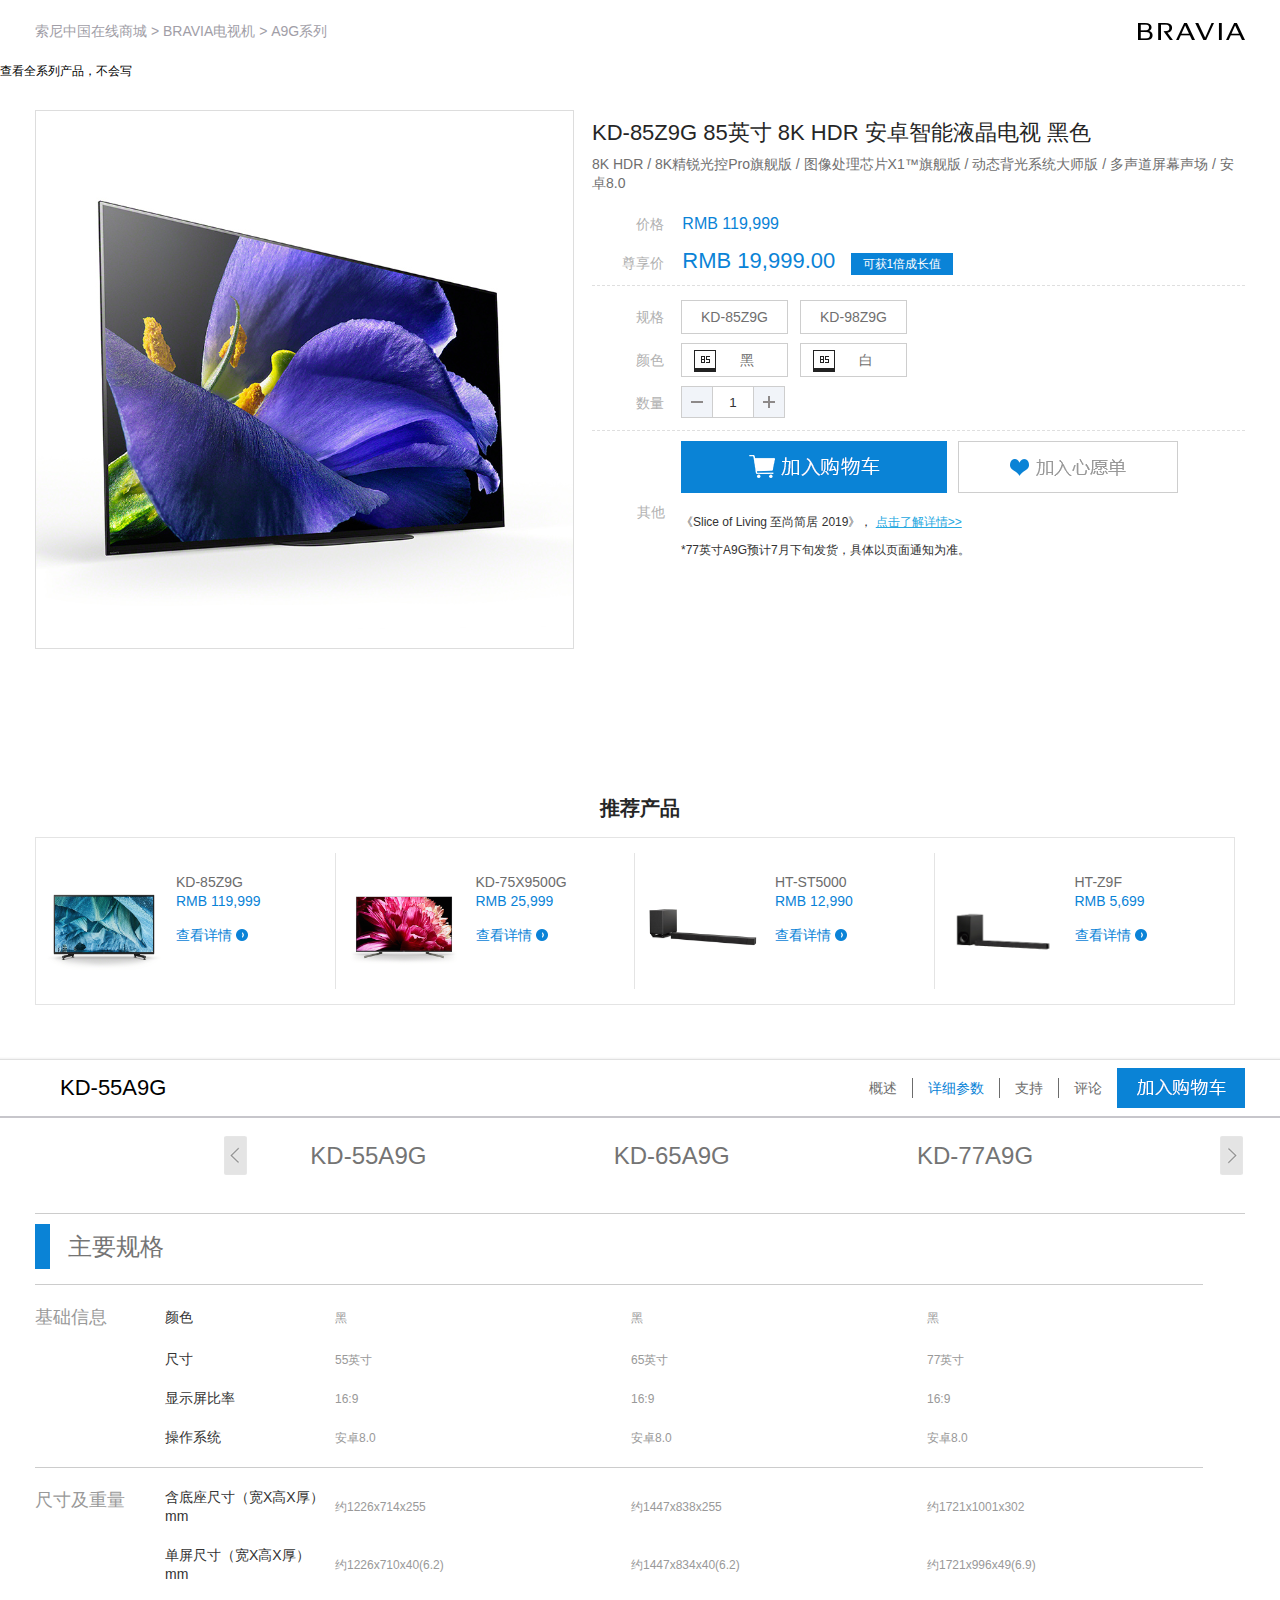
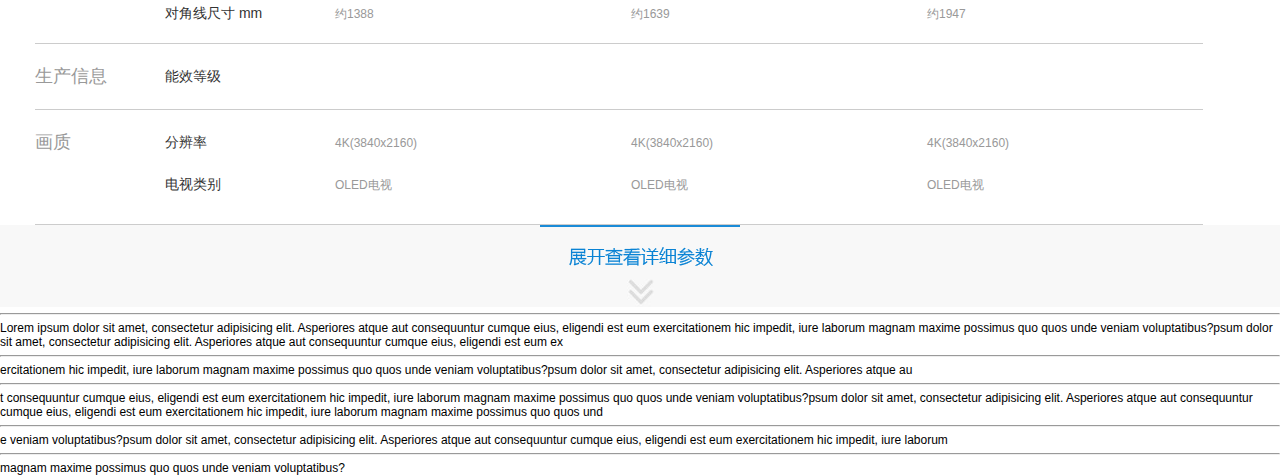
<file: sonestyle/product1.html>
<!DOCTYPE html>
<html lang="en">
<head>
    <meta charset="UTF-8">
    <meta name="viewport" content="width=device-width, initial-scale=1.0">
    <meta http-equiv="X-UA-Compatible" content="ie=edge">
    <title>Document</title>
    <link rel="stylesheet" href="../css/common.css"/>
    <link rel="stylesheet" href="../css/product1.css"/>
    <link rel="stylesheet" href="../css/sony_css_reset.css"/>
</head>
<body>
    <!--bread_banner-->
    <div class="bread_banner ">
        <div class="width_1210 cf">
            <div class="left">
                <a href="#">索尼中国在线商城</a>
                >   
                <a href="#">BRAVIA电视机</a>
                >
                <a href="#">A9G系列</a>
            </div>
            <div class="right">
                <img src="../public/images/category_logo_bravia.gif" alt="">
            </div>
        </div>
    </div>
    <!-- top_bar-->
    <div class="top_bar">查看全系列产品，不会写</div>
    <!-- main-->
    <div id="main">
        <!-- 上-->
        <div class="top_main width_1210 cf">
            <!-- 上左-->
            <div class="main_left float-l">
                <div class="m_img">
                    <img src="../public/images/img_55a9g_b2.jpg.thumb.537.537.png" alt=""/>
                </div>
                <div class="s_img"></div>
            </div>
            <!-- 上右-->
            <div class="main_right float-r">
                <div class="pro_title">KD-85Z9G 85英寸 8K HDR 安卓智能液晶电视 黑色</div>
                <div class="pro_detail">8K HDR / 8K精锐光控Pro旗舰版 / 图像处理芯片X1™旗舰版 / 动态背光系统大师版 / 多声道屏幕声场 / 安卓8.0</div>
                <div class="pro_price">
                    <h3>价格</h3>
                    <span>RMB 119,999</span>
                    <div class="zunxiang">
                        <h3>尊享价</h3>
                        <span>RMB 19,999.00</span>
                        <div>可获1倍成长值</div>
                    </div>

                </div>
                <div class="pro_select">
                    <div class="pro_spc cf">
                        <p>规格</p>
                        <a href="">KD-85Z9G</a>
                        <a href="#">KD-98Z9G</a>
                    </div>
                    <div class="pro_color cf">
                        <p>颜色</p>
                        <a href="#"><img src="../public/images/color_icon_black85_30x30.gif" alt=""/>
                            <span>黑</span></a>
                        <a href="#"><img src="../public/images/color_icon_black85_30x30.gif" alt=""/>
                            <span>白</span></a>
                    </div>
                    <div class="pro_num cf">
                        <p>数量</p>
                        <a href="#">-</a>
                        <input type="text" value="1"/>
                        <a href="#">+</a>
                    </div>
                </div>
                <div class="pro_join">
                    <a href="#" class="join_1"><img src="../public/images/button_cartaddition_big.png" alt=""/></a>
                    <a href="#" class="join_2"><img src="../public/images/addwish.png" alt=""/></a>
                </div>
                <div class="pro_other">
                    <div class="d1">《Slice of Living 至尚简居 2019》，
                        <a href="#">点击了解详情>></a>
                    </div>
                    <div class="d2">*77英寸A9G预计7月下旬发货，具体以页面通知为准。</div>
                    <p>其他</p>
                </div>
            </div>
        </div>
        <!-- 中-->
        <div class="middle_main width_1210">
            <h1 class="title">推荐产品</h1>
            <div class="ul_block">
                <ul class="cf">
                    <li>
                        <img src="../public/images/img_85z9g_b1.jpg.thumb.120.120.png" alt="" class="li_img"/>
                        <div class="li_div">
                            <p class="li_tit">KD-85Z9G</p>
                            <p class="li_price">RMB 119,999</p>
                            <a href="#" class="li_detail">查看详情</a>
                        </div>
                    </li>
                    <li>
                        <img src="../public/images/img_x9500g_b1.jpg.thumb.120.120.png" alt="" class="li_img"/>
                        <div class="li_div">
                            <p class="li_tit">KD-75X9500G</p>
                            <p class="li_price">RMB 25,999</p>
                            <a href="#" class="li_detail">查看详情</a>
                        </div>
                    </li>
                    <li>
                        <img src="../public/images/img_ht_st5000_b_0.jpg.thumb.120.120.png" alt="" class="li_img"/>
                        <div class="li_div">
                            <p class="li_tit">HT-ST5000</p>
                            <p class="li_price">RMB 12,990</p>
                            <a href="#" class="li_detail">查看详情</a>
                        </div>
                    </li>
                    <li>
                        <img src="../public/images/img_ht_z9f_b_0.jpg.thumb.120.120.png" alt="" class="li_img"/>
                        <div class="li_div">
                            <p class="li_tit">HT-Z9F</p>
                            <p class="li_price">RMB 5,699</p>
                            <a href="#" class="li_detail">查看详情</a>
                        </div>
                    </li>
                </ul>
            </div>
        </div>
        <!-- 下-->
        <div class="bottom_main ">
            <div class="width_1210 d-flex" >
                <div class="bottom_left">KD-55A9G</div>
                <div class="bottom_right">
                    <a href="#" class="float-r" class="a1"><img src="../public/images/button_cartaddition_small.png" alt=""/></a>
                    <ul class="float-r cf">
                        <li><a href="javascript:;" data-toggle="control" data-id="summary">概述</a></li>
                        <li><a href="javascript:;" data-toggle="control" data-id="detail" class="blue">详细参数</a></li>
                        <li><a href="javascript:;" data-toggle="control" data-id="support">支持</a></li>
                        <li><a href="javascript:;" data-toggle="control" data-id="comment">评论</a></li>
                    </ul>
                </div>
            </div>
        </div>
    </div>
    <!-- intro  四个部分 概述 详细参数 支持 评论-->
    <div class="intro_main">
        <!-- 概述-->
        <div id="summary"> ipsum dolor sit amet, consectetur adipisicing elit. Aspernatur assumenda doloremque eum exercitationem ipsa ipsum omnis sunt! Aliquid corporis deserunt dolorum earum ipsam libero, minus nemo. Consequuntur dis ipsum dolor sit amet, consectetur adipisicing elit. Aspernatur assumenda doloremque eum exercitationem ipsa ipsum omnis sunt! Aliquid corporis deserunt dolorum earum ipsam libero, minus nemo. Consequuntur dis ipsum dolor sit amet, consectetur adipisicing elit. Aspernatur assumenda doloremque eum exercitationem ipsa ipsum omnis sunt! Aliquid corporis deserunt dolorum earum ipsam libero, minus nemo. Consequuntur dis ipsum dolor sit amet, consectetur adipisicing elit. Aspernatur assumenda doloremque eum exercitationem ipsa ipsum omnis sunt! Aliquid corporis deserunt dolorum earum ipsam libero, minus nemo. Consequuntur dis ipsum dolor sit amet, consectetur adipisicing elit. Aspernatur assumenda doloremque eum exercitationem ipsa ipsum omnis sunt! Aliquid corporis deserunt dolorum earum ipsam libero, minus nemo. Consequuntur dis ipsum dolor sit amet, consectetur adipisicing elit. Aspernatur assumenda doloremque eum exercitationem ipsa ipsum omnis sunt! Aliquid corporis deserunt dolorum earum ipsam libero, minus nemo. Consequuntur dis</div>
        <!-- 详细参数 -->
        <div id="detail" class="opendiv">
            <!-- 详细参数上部-->
            <div class="det_top">
                <div class="width_1210">
                    <!-- name-->
                    <div class="top_name">
                        <img src="../public/images_product/btn-fl_03.png" alt=""/>
                        <span>KD-55A9G</span>
                        <span>KD-65A9G</span>
                        <span>KD-77A9G</span>
                        <img src="../public/images_product/btn-fl_03.png" alt=""/>
                    </div>
                    <!-- 主要规格-->
                    <div class="top_title">
                        <div></div>
                        <span>主要规格</span>
                    </div>
                    <!-- 表格部分-->
                    <div class="top_table">
                        <table class="detail_table">
                            <tbody>
                            <!-- 基础信息-->
                            <tr class="pbt">
                                <td>基础信息</td>
                                <td>颜色</td>
                                <td>黑</td>
                                <td>黑</td>
                                <td>黑</td>
                            </tr>
                            <tr>
                                <td></td>
                                <td>尺寸</td>
                                <td>55英寸</td>
                                <td>65英寸</td>
                                <td>77英寸</td>
                            </tr>
                            <tr>
                                <td></td>
                                <td>显示屏比率</td>
                                <td>16:9</td>
                                <td>16:9</td>
                                <td>16:9</td>
                            </tr>
                            <tr>
                                <td></td>
                                <td>操作系统</td>
                                <td>安卓8.0</td>
                                <td>安卓8.0</td>
                                <td>安卓8.0</td>
                            </tr>
                            <!-- 尺寸及重量-->
                            <tr class="pbt">
                                <td>尺寸及重量 </td>
                                <td>含底座尺寸（宽X高X厚）mm</td>
                                <td>约1226x714x255</td>
                                <td>约1447x838x255</td>
                                <td>约1721x1001x302</td>
                            </tr>
                            <tr>
                                <td></td>
                                <td>单屏尺寸（宽X高X厚）mm</td>
                                <td>约1226x710x40(6.2)</td>
                                <td>约1447x834x40(6.2)</td>
                                <td>约1721x996x49(6.9)</td>
                            </tr>
                            <tr>
                                <td></td>
                                <td>对角线尺寸 mm</td>
                                <td>约1388</td>
                                <td>约1639</td>
                                <td>约1947</td>
                            </tr>
                            <!-- 生产信息-->
                            <tr class="pbt">
                                <td>生产信息</td>
                                <td>能效等级</td>
                                <td></td>
                                <td></td>
                                <td></td>
                            </tr>
                            <!-- 画质-->
                            <tr class="pbt">
                                <td>画质</td>
                                <td>分辨率</td>
                                <td>4K(3840x2160)</td>
                                <td>4K(3840x2160)</td>
                                <td>4K(3840x2160)</td>
                            </tr>
                            <tr class="pbb">
                                <td></td>
                                <td>电视类别</td>
                                <td>OLED电视</td>
                                <td>OLED电视</td>
                                <td>OLED电视</td>
                            </tr>
                            </tbody>
                        </table>
                    </div>
                </div>
            </div>
            <!-- 详细参数下部-->
            <div class="det_bottom">
                <div>
                    <div class="zhankai">
                        <div class="hidden">
                            <div class="img_hidden">
                                <img src="../public/images_product/zhankai.png" alt=""/>
                            </div>
                            <div class="go"></div>
                            <div class="open">
                                <div class="width_1210">
                                    <!-- 主要规格-->
                                    <div class="top_title">
                                        <div></div>
                                        <span>详细规格</span>
                                    </div>
                                    <!-- 表格部分-->
                                    <div class="top_table">
                                        <table class="detail_table">
                                            <tbody>
                                            <!-- 基础信息-->
                                            <tr class="pbt">
                                                <td>基础信息</td>
                                                <td>颜色</td>
                                                <td>黑</td>
                                                <td>黑</td>
                                                <td>黑</td>
                                            </tr>
                                            <tr>
                                                <td></td>
                                                <td>尺寸</td>
                                                <td>55英寸</td>
                                                <td>65英寸</td>
                                                <td>77英寸</td>
                                            </tr>
                                            <tr>
                                                <td></td>
                                                <td>显示屏比率</td>
                                                <td>16:9</td>
                                                <td>16:9</td>
                                                <td>16:9</td>
                                            </tr>
                                            <tr>
                                                <td></td>
                                                <td>操作系统</td>
                                                <td>安卓8.0</td>
                                                <td>安卓8.0</td>
                                                <td>安卓8.0</td>
                                            </tr>
                                            <tr>
                                                <td></td>
                                                <td>边框材质</td>
                                                <td>金属</td>
                                                <td>金属</td>
                                                <td>金属</td>
                                            </tr>
                                            <tr>
                                                <td></td>
                                                <td>电源电压</td>
                                                <td>220V</td>
                                                <td>220V</td>
                                                <td>220V</td>
                                            </tr>
                                            <tr>
                                                <td></td>
                                                <td>底座旋转</td>
                                                <td>不支持</td>
                                                <td>不支持</td>
                                                <td>不支持</td>
                                            </tr>
                                            <tr>
                                                <td></td>
                                                <td>挂壁安装</td>
                                                <td>支持</td>
                                                <td>支持</td>
                                                <td>支持</td>
                                            </tr>
                                            <tr>
                                                <td></td>
                                                <td>整机功率W</td>
                                                <td>约373</td>
                                                <td>约469</td>
                                                <td>约653</td>
                                            </tr>
                                            <tr>
                                                <td></td>
                                                <td>待机功率 W</td>
                                                <td>约0.5</td>
                                                <td>约0.5</td>
                                                <td>约0.5</td>
                                            </tr>
                                            <!-- 尺寸及重量-->
                                            <tr class="pbt">
                                                <td>尺寸及重量 </td>
                                                <td>外包装尺寸（宽X高X厚）mm</td>
                                                <td>约1356 x 835 x 182</td>
                                                <td>约1577 x 959 x 182</td>
                                                <td>约1851 x 1126 x 207</td>
                                            </tr>
                                            <tr>
                                                <td></td>
                                                <td>含底座尺寸（宽X高X厚）mm</td>
                                                <td>约1226x714x255</td>
                                                <td>约1447x838x255</td>
                                                <td>约1721x1001x302</td>
                                            </tr>
                                            <tr>
                                                <td></td>
                                                <td>单屏尺寸（宽X高X厚）mm</td>
                                                <td>约1226x710x40(6.2)</td>
                                                <td>约1447x834x40(6.2)</td>
                                                <td>约1721x996x49(6.9)</td>
                                            </tr>
                                            <tr>
                                                <td></td>
                                                <td>对角线尺寸 mm</td>
                                                <td>约1388</td>
                                                <td>约1639</td>
                                                <td>约1947</td>
                                            </tr>
                                            <tr>
                                                <td></td>
                                                <td>含底座重量 kg</td>
                                                <td>约22.3</td>
                                                <td>约24.8</td>
                                                <td>约39.7</td>
                                            </tr>
                                            <tr>
                                                <td></td>
                                                <td>单屏重量 kg</td>
                                                <td>约18.7</td>
                                                <td>约21.2</td>
                                                <td>约35.3</td>
                                            </tr>
                                            <!-- 生产信息-->
                                            <tr class="pbt">
                                                <td>生产信息</td>
                                                <td>上市时间</td>
                                                <td>2019</td>
                                                <td>2019</td>
                                                <td>2019</td>
                                            </tr>
                                            <tr>
                                                <td></td>
                                                <td>产地</td>
                                                <td>上海</td>
                                                <td>上海</td>
                                                <td>上海</td>
                                            </tr>
                                            <tr>
                                                <td></td>
                                                <td>生产企业</td>
                                                <td>上海索广映像有限公司</td>
                                                <td>上海索广映像有限公司</td>
                                                <td>上海索广映像有限公司</td>
                                            </tr>
                                            <tr >
                                                <td></td>
                                                <td>能效等级</td>
                                                <td></td>
                                                <td></td>
                                                <td></td>
                                            </tr>
                                            <!-- 画质-->
                                            <tr class="pbt">
                                                <td>画质</td>
                                                <td>分辨率</td>
                                                <td>4K(3840x2160)</td>
                                                <td>4K(3840x2160)</td>
                                                <td>4K(3840x2160)</td>
                                            </tr>
                                            <tr>
                                                <td></td>
                                                <td>电视类别</td>
                                                <td>OLED电视</td>
                                                <td>OLED电视</td>
                                                <td>OLED电视</td>
                                            </tr>
                                            <!-- 音质-->
                                            <tr class="pbt">
                                                <td>音质</td>
                                                <td>扬声器技术</td>
                                                <td>银幕声场旗舰版</td>
                                                <td>银幕声场旗舰版</td>
                                                <td>银幕声场旗舰版</td>
                                            </tr>
                                            <tr>
                                                <td></td>
                                                <td>声音处理技术</td>
                                                <td>/</td>
                                                <td>/</td>
                                                <td>/</td>
                                            </tr>
                                            <!-- 智能-->
                                            <tr class="pbt">
                                                <td>智能</td>
                                                <td>语音搜索</td>
                                                <td>有</td>
                                                <td>有</td>
                                                <td>有</td>
                                            </tr>
                                            <tr>
                                                <td></td>
                                                <td>智能电视</td>
                                                <td>有</td>
                                                <td>有</td>
                                                <td>有</td>
                                            </tr>
                                            <!-- 输入输出-->
                                            <tr class="pbt">
                                                <td>输入输出</td>
                                                <td>USB接口数量</td>
                                                <td>3</td>
                                                <td>3</td>
                                                <td>3</td>
                                            </tr>
                                            <tr class="pbb2">
                                                <td></td>
                                                <td>HDMI 接口</td>
                                                <td>4  *2</td>
                                                <td>4  *2</td>
                                                <td>4  *2</td>
                                            </tr>
                                            </tbody>
                                        </table>
                                        <!-- 备注-->
                                        <table class="beizhu_table">
                                            <tbody>
                                            <tr>
                                                <td rowspan="4">备注</td>
                                                <td></td>
                                                <td>1. PAL制式(100Hz) , NTSC制式(120Hz)</td>
                                                <td>1. PAL制式(100Hz) , NTSC制式(120Hz)</td>
                                                <td>1. PAL制式(100Hz) , NTSC制式(120Hz)</td>
                                            </tr>
                                            <tr>
                                                <td></td>
                                                <td>2. HDMI1 - HDMI4支持PS4 PRO的4K HDR模式</td>
                                                <td>2. HDMI1 - HDMI4支持PS4 PRO的4K HDR模式</td>
                                                <td>2. HDMI1 - HDMI4支持PS4 PRO的4K HDR模式</td>
                                            </tr>
                                            <tr>
                                                <td></td>
                                                <td>3. 仅限HDMI3</td>
                                                <td>3. 仅限HDMI3</td>
                                                <td>3. 仅限HDMI3</td>
                                            </tr>
                                            <tr>
                                                <td></td>
                                                <td>4. 需自备转接口</td>
                                                <td>4. 需自备转接口</td>
                                                <td>4. 需自备转接口</td>
                                            </tr>
                                            </tbody>
                                        </table>
                                    </div>
                                </div>
                            </div>
                        </div>
                    </div>
                </div>
            </div>
        </div>
        <!-- 支持 -->
        <div id="support">
            <!-- 上部-->
            <div class="sup_top cf">
                <div class="width_1210 ">
                    <ul>
                        <li>
                            <a href="javascript:;">
                                <img src="../public/images_product/icon-czshm-s.gif" alt=""/>
                                <p>操作说明</p>
                            </a>
                        </li>
                        <li>
                            <a href="javascript:;">
                                <img src="../public/images_product/icon-gjshj-s.gif" alt=""/>
                                <p>操作说明</p>
                            </a>
                        </li>
                        <li>
                            <a href="javascript:;">
                                <img src="../public/images_product/icon-zxkf-s.gif" alt=""/>
                                <p>操作说明</p>
                            </a>
                        </li>
                        <li>
                            <a href="javascript:;">
                                <img src="../public/images_product/icon-xxty-s.gif" alt=""/>
                                <p>操作说明</p>
                            </a>
                        </li>
                        <li>
                            <a href="javascript:;">
                                <img src="../public/images_product/icon-dgzhn-s.gif" alt=""/>
                                <p>操作说明</p>
                            </a>
                        </li>

                    </ul>
                    <div class="two_block cf">
                        <a href="javascript:;" class="one_b">
                            <img src="../public/images_product/icon-chpzhc-b.gif" alt=""/>
                            <p class="p1">产品注册</p>
                            <p class="p2">快速注册产品信息及延保</p>
                        </a>
                        <a href="javascript:;" class="one_b">
                            <img src="../public/images_product/icon-chpbj-b.gif" alt=""/>
                            <p class="p1">产品比较</p>
                            <p class="p2">精确对比，挑选最合适您的产品</p>
                        </a>
                    </div>
                </div>
            </div>
            <!-- 下部-->
            <div class="sup_bottom">
                <div class="width_1210 cf">
                    <div class="d1">
                        上门预约安装流程
                    </div>
                    <div class="d2">
                        索尼授权维修站提供的索尼液晶电视上门安装服务需要用户在收到电视后自行致电索尼官方服务热线: 400-810-9000或登陆索尼中国售后服务网站<a href="javascript:;">(http://service.sony.com.cn/index.htm)</a>预约上门安装，索尼授权维修站将会为您提供竭诚专业的服务。如果您有任何疑问请联系索尼官方服务热线: 400-810-9000咨询。温馨提示：除了上述电话和网站预约方式，索尼不会主动联系您进行电视安装确认，请用户警惕任何以索尼或索尼售后人员的名义进行电视安装的来电，谨防上当受骗。
                    </div>
                </div>
            </div>
        </div>
        <!-- 评论-->
        <div  id="comment">Lorem ipsum dolor sit ipsum dolor sit amet, consectetur adipisicing elit. Aspernatur assumenda doloremque eum exercitationem ipsa ipsum omnis sunt! Aliquid corporis deserunt dolorum earum ipsam libero, minus nemo. Consequuntur dis ipsum dolor sit amet, consectetur adipisicing elit. Aspernatur assumenda doloremque eum exercitationem ipsa ipsum omnis sunt! Aliquid corporis deserunt dolorum earum ipsam libero, minus nemo. Consequuntur dis ipsum dolor sit amet, consectetur adipisicing elit. Aspernatur assumenda doloremque eum exercitationem ipsa ipsum omnis sunt! Aliquid corporis deserunt dolorum earum ipsam libero, minus nemo. Consequuntur dis amet, consectetur adipisicing elit. Aspernatur assumenda doloremque eum exercitationem ipsa ipsum omnis sunt! Aliquid corporis deserunt dolorum earum ipsam libero, minus nemo. Consequuntur distinctio molestiae nam?Lorem ipsum dolor sit amet, consectetur adipisicing elit. Adipisci corporis cumque dolorem labore, laborum modi nulla. Aperiam, doloribus excepturi nam quae qui quis rem similique tempore totam vitae? Officia, tempore?</div>
    </div>



    <div>
        <hr/>
        Lorem ipsum dolor sit amet, consectetur adipisicing elit. Asperiores atque aut consequuntur cumque eius, eligendi est eum exercitationem hic impedit, iure laborum magnam maxime possimus quo quos unde veniam voluptatibus?psum dolor sit amet, consectetur adipisicing elit. Asperiores atque aut consequuntur cumque eius, eligendi est eum ex<hr/>ercitationem hic impedit, iure laborum magnam maxime possimus quo quos unde veniam voluptatibus?psum dolor sit amet, consectetur adipisicing elit. Asperiores atque au<hr/>t consequuntur cumque eius, eligendi est eum exercitationem hic impedit, iure laborum magnam maxime possimus quo quos unde veniam voluptatibus?psum dolor sit amet, consectetur adipisicing elit. Asperiores atque aut consequuntur cumque eius, eligendi est eum exercitationem hic impedit, iure laborum magnam maxime possimus quo quos und<hr/>e veniam voluptatibus?psum dolor sit amet, consectetur adipisicing elit. Asperiores atque aut consequuntur cumque eius, eligendi est eum exercitationem hic impedit, iure laborum<hr/> magnam maxime possimus quo quos unde veniam voluptatibus?
    </div>


    <!-- 函数部分-->
    <script>
        //intro_main 转换函数  概述 详细参数 支持 评论 转换功能
        (function(){
            var bottom_main=document.querySelector("#main .bottom_main");
            var ctrls=bottom_main.querySelectorAll("ul li [data-toggle=control]");
            var divAll=document.querySelector(".intro_main");
            for(var ctrl of ctrls){
                ctrl.onclick=function(){
                    var ctrl=this;
                    var open1=bottom_main.querySelector("ul li .blue")
                    open1.className="";
                    ctrl.className="blue";
                    var id=ctrl.dataset.id;
                    var div=document.getElementById(id);
                    var div_open=divAll.querySelector(".opendiv");
                    div_open.className="";
                    div.className="opendiv";
                }
            }
        })()
    </script>
</body>
</html>
</file>
<file: css/common.css>
@charset "UTF-8";
/*sonystyle 公共样式 common css*/
/*  */
/* 背景色f1f4f9 */
.bg-Grey {
  background-color: #f1f4f9; }

.bg-white {
  background-color: #fff; }

.bg-red {
  background-color: #dc2828; }

.bg-blue {
  background-color: #0a83d7; }

.bg-orange {
  background-color: #ff6131; }

.bg-f5 {
  background-color: #f5f5f5; }

.font-33 {
  color: #333; }

.font-66 {
  color: #666; }

.font-cc {
  color: #ccc; }

.font-ff {
  color: #fff; }

.width_1210 {
  width: 1210px;
  margin: 0 auto; }

/* cf 高度坍塌*/
.cf:after {
  content: '\20';
  display: block;
  height: 0;
  clear: both; }

.cf {
  *zoom: 1; }

/*左右浮动*/
.float-l {
  float: left; }

.float-r {
  float: right; }

.d-flex {
  display: flex; }

/*外边距*/
.mx-5 {
  margin-left: 5px;
  margin-right: 5px; }

.mx-2 {
  margin-left: 2px;
  margin-right: 2px; }

.mb-10 {
  margin-bottom: 10px; }

.ml-20 {
  margin-left: 20px; }

.pt-2 {
  padding-top: 2px; }

.py-10 {
  padding: 10px 0; }

/*溢出隐藏*/
.MBlock {
  overflow: hidden; }

.d-none {
  display: none; }
</file>
<file: css/index.css>
@charset "UTF-8";
/*sonystyle  index css*/
/*  */
/* 1 新品上市*/
/* 最外框架 */
#NewProduct {
  width: 100%;
  background: #Fff;
  margin-bottom: 40px; }

/* 内容width */
.NewProduct_main {
  width: 1210px;
  margin: 0 auto; }

/* 新品上市整体框架 */
.NewProduct_main h2 {
  font-size: 24px;
  padding: 20px 0; }

.NewProduct_main ul li {
  width: 295px;
  height: 470px;
  margin-right: 10px;
  float: left; }
  .NewProduct_main ul li:last-child {
    margin-right: 0px; }
  .NewProduct_main ul li .NewProBlock {
    position: relative; }
  .NewProduct_main ul li .texC {
    position: absolute;
    top: 30px;
    left: 10px; }
    .NewProduct_main ul li .texC h3 {
      color: #333;
      text-align: left;
      font-size: 24px;
      padding: 5px 0; }
    .NewProduct_main ul li .texC p.vice {
      color: #666;
      font-size: 16px;
      margin: 5px 0; }
    .NewProduct_main ul li .texC p.p_rice {
      color: #0a83d7 !important;
      font-weight: bold;
      font-size: 14px; }

/*价格的单独设置*/
.p_rice {
  color: #0a83d7 !important;
  font-weight: bold;
  font-size: 14px; }

/*数码影像主体结构-*/
.MainBlock .MainProductBlock {
  width: 1230px;
  padding-left: 5px;
  padding-right: 5px;
  margin: 0 auto; }

.MainBlockTop {
  text-align: center;
  padding-top: 30px; }
  .MainBlockTop h2.tit {
    font-size: 24px;
    display: inline-block;
    padding-left: 42px;
    background-repeat: no-repeat;
    background-position: 0% 50%; }
  .MainBlockTop ul {
    margin: 40px 0;
    display: inline-block; }
    .MainBlockTop ul li {
      float: left;
      font-size: 12px;
      padding: 0 20px;
      border-right: 1px solid #6d6d6d; }
      .MainBlockTop ul li:last-child {
        border-right: 0; }
      .MainBlockTop ul li a {
        color: #6b6b6b; }
        .MainBlockTop ul li a h3 {
          display: inline-block;
          min-width: 60px; }

.MainBlock .MBlock_h {
  width: 610px; }
  .MainBlock .MBlock_h .block_item .MBlock {
    overflow: hidden;
    position: relative; }
    .MainBlock .MBlock_h .block_item .MBlock .price_zone {
      position: absolute;
      top: 30px;
      left: 20px;
      text-align: left;
      z-index: 10;
      /*这是一个空元素*/ }
      .MainBlock .MBlock_h .block_item .MBlock .price_zone .title {
        font-size: 14px;
        line-height: 14px; }
      .MainBlock .MBlock_h .block_item .MBlock .price_zone h3 {
        font-size: 24px;
        line-height: 24px;
        padding-top: 10px;
        padding-bottom: 5px;
        text-align: left; }
      .MainBlock .MBlock_h .block_item .MBlock .price_zone i {
        padding: 5px 0 0px;
        width: 192px;
        height: 5px; }
      .MainBlock .MBlock_h .block_item .MBlock .price_zone .icon {
        width: 192px;
        height: 0px; }
      .MainBlock .MBlock_h .block_item .MBlock .price_zone .tab_title {
        height: 20px;
        color: #fff;
        padding: 5px 10px 5px 10px;
        line-height: 20px;
        border-radius: 5px;
        /*width: max-content;*/
        margin-top: 5px;
        float: left; }
    .MainBlock .MBlock_h .block_item .MBlock .hires_icon1 {
      position: absolute;
      bottom: 10px;
      left: 20px;
      z-index: 9; }
    .MainBlock .MBlock_h .block_item .MBlock .hires_icon2 {
      position: absolute;
      bottom: 10px;
      left: 70px;
      z-index: 9; }

/*<div class="Block5 MBlock mx-5 mb-10 bg-white">
对应的5个框架的大小*/
.MainBlock .MBlock_h .Block1 {
  width: 600px;
  height: 295px; }

.MainBlock .MBlock_h .Block2 {
  width: 295px;
  height: 398px; }

.MainBlock .MBlock_h .Block3 {
  width: 295px;
  height: 194px; }

.MainBlock .MBlock_h .Block4 {
  width: 295px;
  height: 295px; }

.MainBlock .MBlock_h .Block5 {
  width: 600px;
  height: 703px; }

/*图片div的位置属性*/
.bigblock:hover .product_img0,
.bigblock:hover .product_img1,
.bigblock:hover .product_img2,
.bigblock:hover .product_img3,
.bigblock:hover .product_img4,
.bigblock:hover .product_img5 {
  transform: scale(1.07);
  -ms-transform: scale(1.07); }

.product_line {
  position: absolute;
  bottom: 20px;
  left: 0; }

.product_img1 {
  position: absolute;
  right: 10px;
  top: 30px;
  transition: transform 1s ease 0s; }

.product_img2 {
  position: absolute;
  left: 19px;
  bottom: 20px;
  transition: transform 1s ease 0s; }

.product_img3 {
  position: absolute;
  right: 12px;
  bottom: 10px;
  transition: transform 1s ease 0s; }

.product_img4 {
  position: absolute;
  top: 0;
  left: 0;
  transition: transform 1s ease 0s; }

/* 底部导航栏的信息 */
.BlockBottom {
  margin: 5px 0 0 4px;
  padding: 0 0 10px; }
  .BlockBottom .title {
    width: 70px;
    height: 18px;
    line-height: 18px;
    color: #2591DA;
    font-size: 14px;
    font-weight: bolder;
    float: left; }
  .BlockBottom ul {
    float: left;
    /* margin-top:1px;*/
    padding: 1px 0 0 10px;
    display: inline-block; }
    .BlockBottom ul li {
      float: left;
      font-size: 12px;
      padding: 0 10px;
      border-right: 1px solid; }
      .BlockBottom ul li:last-child {
        border-right: 0; }

/*底部返回箭头*/
.BlockBottom2 a {
  padding: 10px 20px 10px 0; }

/* <!-- BottonMain--> */
.BottomMain .BottomBlock {
  width: 1210px;
  margin: auto; }

.BottomMain .BottomBlock1 .BlockMain {
  position: relative; }

/* BottonMain- 三张图片*/
.BottomMain .BottomBlock1 {
  margin-top: 25px;
  margin-bottom: 25px; }
  .BottomMain .BottomBlock1 li {
    margin-right: 11px; }
    .BottomMain .BottomBlock1 li:last-child {
      margin-right: 0px; }
    .BottomMain .BottomBlock1 li .t-txt {
      position: absolute;
      top: 0px;
      left: 0px;
      padding: 15px 30px;
      color: #fff;
      font-size: 14px; }
    .BottomMain .BottomBlock1 li .b-txt {
      font-size: 16px;
      padding: 10px 20px 0;
      font-weight: bolder; }

/* BottonMain- 五张图片 */
.BottomMain .BottomBlock2 {
  margin-bottom: 25px; }
  .BottomMain .BottomBlock2 li {
    width: 242px;
    text-align: center;
    padding: 22px;
    border-top: 1px solid #ccc;
    border-right: 1px solid #ccc;
    border-bottom: 1px solid #ccc; }
    .BottomMain .BottomBlock2 li a {
      position: relative;
      display: inline-block; }
    .BottomMain .BottomBlock2 li:last-child {
      border-right: 0; }

/* 用switch 和 on 来控制图片的显示 */
.switch:hover .on {
  display: inline !important;
  position: absolute;
  top: 0px;
  left: 0px;
  z-index: 10; }

/* BottonMain-  .BlockNew 新闻通知 */
/* BottonMain- 关于我们 */
.BottomMain .BottomBlock3 {
  margin-bottom: 30px; }
  .BottomMain .BottomBlock3 .BlockNew {
    width: 727px;
    border-right: 1px solid #ccc; }
    .BottomMain .BottomBlock3 .BlockNew h4 {
      font-size: 22px;
      text-align: left;
      margin: 10px 0; }
    .BottomMain .BottomBlock3 .BlockNew li {
      margin-top: 10px; }
      .BottomMain .BottomBlock3 .BlockNew li span {
        color: #ccc; }
  .BottomMain .BottomBlock3 .BlockUs h4 {
    font-size: 22px;
    margin: 10px 0;
    text-align: left; }
  .BottomMain .BottomBlock3 .BlockUs li {
    float: left;
    margin-right: 20px;
    text-align: center; }
  .BottomMain .BottomBlock3 .BlockUs h5 {
    padding: 5px 0; }
  .BottomMain .BottomBlock3 .BlockUs a {
    color: #3f80b8; }

#activeCar {
  height: 391px;
  background-color: #f1f4f9; }
  #activeCar .car_main {
    position: relative;
    height: 100%; }
    #activeCar .car_main .car_h2 {
      padding: 15px 0;
      font-size: 24px;
      line-height: 31px; }
    #activeCar .car_main .car_control {
      width: 23px;
      height: 38px;
      position: absolute;
      background: url(../public/images/leftright-s.png) no-repeat;
      position: absolute;
      top: 189px; }
    #activeCar .car_main .car_left {
      background-position: left top;
      left: -38px; }
    #activeCar .car_main .car_right {
      background-position: right top;
      right: -38px; }
    #activeCar .car_main .carBlock {
      height: 293.52px;
      overflow: hidden; }
      #activeCar .car_main .carBlock .car_ul {
        width: 4840px;
        height: 293.52px; }
        #activeCar .car_main .carBlock .car_ul .car_li {
          width: 1210px;
          float: left; }
          #activeCar .car_main .carBlock .car_ul .car_li img {
            float: left;
            height: 293.52px;
            width: 597px; }
          #activeCar .car_main .carBlock .car_ul .car_li img:first-child {
            margin-right: 16px; }
      #activeCar .car_main .carBlock .car_ul.tra {
        transition: 1s linear; }
    #activeCar .car_main .car_icons {
      text-align: center;
      margin-top: 13px; }
      #activeCar .car_main .car_icons .car_icon {
        width: 10px;
        height: 10px;
        background-color: #cdccca;
        margin: 0 3px;
        display: inline-block; }
      #activeCar .car_main .car_icons .car_icon.blue {
        background-color: #0a83d6; }

#kvArea .kvArea_main {
  width: 100%;
  height: 1080px;
  overflow: hidden; }
  #kvArea .kvArea_main .kvArea_ul.tra {
    transition: 1s linear; }
  #kvArea .kvArea_main .kvArea_ul {
    width: 400%;
    height: 100%; }
    #kvArea .kvArea_main .kvArea_ul .kvArea_li {
      float: left;
      height: 100%;
      width: 25%;
      background-repeat: no-repeat;
      background-position: center center;
      background-size: cover; }
      #kvArea .kvArea_main .kvArea_ul .kvArea_li:first-child {
        background-image: url(../public/images/kv_a7rm4_xpfb0716.jpg); }
      #kvArea .kvArea_main .kvArea_ul .kvArea_li:nth-child(2) {
        background-image: url(../public/images/kv_wf_1000xm3_0703.jpg); }
      #kvArea .kvArea_main .kvArea_ul .kvArea_li:nth-child(3) {
        background-image: url(../public/images/kv_a9g.jpg); }
      #kvArea .kvArea_main .kvArea_ul .kvArea_li:nth-child(4) {
        background-image: url(../public/images/kv_a7rm4_xpfb0716.jpg); }
  #kvArea .kvArea_main .kvArea_left {
    background: url(../public/images/arrows_l.png) no-repeat left top;
    position: absolute;
    z-index: 9;
    left: 10px;
    top: 572px;
    width: 38px;
    height: 66px; }
  #kvArea .kvArea_main .kvArea_right {
    background: url(../public/images/arrows_r.png) no-repeat left top;
    position: absolute;
    z-index: 9;
    right: 10px;
    top: 572px;
    width: 38px;
    height: 66px; }

#kvArea .kvArea_tabs .tabs_ul {
  width: 1210px;
  height: 68px;
  margin: 0 auto; }
  #kvArea .kvArea_tabs .tabs_ul .tabs_li {
    float: left;
    height: 61px;
    width: 33%;
    padding-top: 10px;
    border-bottom: 3px solid #999999;
    margin-right: 5px; }
    #kvArea .kvArea_tabs .tabs_ul .tabs_li > a {
      display: block;
      height: 100%;
      width: 100%;
      font-size: 14px;
      font-weight: 700;
      cursor: pointer;
      color: #000; }
    #kvArea .kvArea_tabs .tabs_ul .tabs_li:last-child {
      margin-right: 0px; }
  #kvArea .kvArea_tabs .tabs_ul .tabs_li.blue {
    border-bottom: 3px solid #0a83d6;
    background: url(../public/images/kvdown_arrow.png) no-repeat left top; }
    #kvArea .kvArea_tabs .tabs_ul .tabs_li.blue > a {
      color: #0a83d6; }

/*  */
/*  */
/*  */
/*  */
/*  */
/*  */
/*  */
</file>
<file: css/car.css>
@charset "UTF-8";
/* 购物车头部 */
.TopMain .TopBlock {
  width: 1210px;
  margin: 0 auto;
  padding-bottom: 50px; }

.TopMain .top_area1 {
  padding-top: 59px; }

.TopMain .top_area2 {
  padding: 46px 0 20px 0;
  border-bottom: 3px solid #cccccc; }
  .TopMain .top_area2 p {
    padding-right: 5px;
    font-size: 16px;
    font-weight: lighter;
    line-height: 18px;
    text-align: right; }

/* 在购物车为空的时候 */
.TopMain .shop_no {
  padding: 80px 0 50px;
  text-align: center; }
  .TopMain .shop_no p {
    padding: 20px  0 22px;
    font-size: 16px;
    line-height: 21px; }
  .TopMain .shop_no a {
    font-size: 18px;
    line-height: 24px;
    color: #0a83d7;
    text-decoration: underline; }

/* 购物车列表 */
.shop_list .shop_title {
  padding: 25px 0 30px; }
  .shop_list .shop_title p {
    font-size: 16px;
    color: #262626;
    float: left; }
    .shop_list .shop_title p:nth-child(1) {
      width: 562px; }
    .shop_list .shop_title p:nth-child(2) {
      width: 192px; }
    .shop_list .shop_title p:nth-child(3) {
      width: 128px;
      text-align: center; }
    .shop_list .shop_title p:nth-child(4) {
      width: 230px;
      text-align: center; }
    .shop_list .shop_title p:nth-child(5) {
      width: 32px;
      color: #a6a6a6; }

/* .shop_item大框架设置 */
.shop_list .shop_group .shop_item {
  padding: 45px 35px;
  margin-bottom: 16px;
  background-color: #fff; }

/* .shop_item详细设置 */
.shop_list .shop_item .shop_goods {
  padding-top: 22px;
  border-top: 1px solid #b4b2b2; }
  .shop_list .shop_item .shop_goods div {
    float: left; }
  .shop_list .shop_item .shop_goods .goods_img {
    border: 1px solid #e5e5e5; }
    .shop_list .shop_item .shop_goods .goods_img img {
      width: 114px;
      height: 114px; }
  .shop_list .shop_item .shop_goods .goods_name {
    width: 392px;
    margin-left: 14px;
    padding-right: 52px;
    font-size: 16px;
    line-height: 21px;
    color: #333; }
  .shop_list .shop_item .shop_goods .goods_price {
    width: 202px;
    font-size: 16px;
    line-height: 18px;
    color: #706f6f; }
  .shop_list .shop_item .shop_goods .goods_total {
    width: 240px;
    font-size: 16px;
    line-height: 18px;
    color: #0a83d7;
    padding-right: 64px;
    text-align: right; }

/* good_num 设置 */
.shop_list .shop_goods .goods_num {
  margin: -5px 0 0; }
  .shop_list .shop_goods .goods_num a {
    font-size: 28px;
    text-align: center;
    line-height: 29px;
    color: #8d8989;
    background-color: #ededed;
    display: block;
    width: 33px;
    height: 34px;
    float: left;
    border: 1px solid #ccc; }
    .shop_list .shop_goods .goods_num a:first-child {
      border-right: 0;
      font-size: 40px; }
    .shop_list .shop_goods .goods_num a:last-child {
      border-left: 0; }
  .shop_list .shop_goods .goods_num input {
    width: 40px;
    height: 32px;
    float: left;
    padding: 0px;
    border: 1px solid #ccc;
    font-size: 14px;
    color: #8d8989;
    text-align: center;
    outline: 0; }

/*  good_opera 设置*/
.shop_list .shop_goods .goods_opera a {
  font-size: 12px;
  color: #a6a6a6;
  line-height: 16px; }
  .shop_list .shop_goods .goods_opera a:hover {
    color: #00549f; }

.shop_list .shop_goods .goods_opera .to_del {
  margin-top: 24px;
  display: inline-block; }
  .shop_list .shop_goods .goods_opera .to_del img {
    width: 16px; }

/* 礼物的设置 */
.shop_list .shop_item .shop_gift {
  margin-top: 22px;
  padding: 15px 0 15px 20px;
  background-color: #f5f5f5; }
  .shop_list .shop_item .shop_gift img {
    border: 1px solid #e5e5e5;
    width: 72px;
    height: 72px; }
  .shop_list .shop_item .shop_gift .gf_main {
    padding-left: 10px; }
  .shop_list .shop_item .shop_gift .gf_icon {
    border: 1px solid #b50000;
    color: #b50000;
    width: 34px;
    text-align: center; }
  .shop_list .shop_item .shop_gift p:not(:first-child) {
    color: #999;
    padding-top: 6px; }

/**/
.Bottom_flex {
  border-top: 1px solid #ccc; }

/* BottomMain bottom_gift*/
.BottomMain {
  padding: 30px 0 25px 0;
  width: 1140px;
  margin: auto; }
  .BottomMain .bottom_gift .gift_intro {
    padding-bottom: 10px;
    color: #666; }
    .BottomMain .bottom_gift .gift_intro span {
      color: #0a83d7;
      margin-right: 6px; }
  .BottomMain .bottom_total {
    margin-top: 22px;
    padding-top: 30px;
    border-top: 1px dashed #999; }
    .BottomMain .bottom_total .total_price {
      font-size: 20px;
      color: #0a83d7;
      font-weight: normal; }
    .BottomMain .bottom_total .total_settle {
      width: 210px;
      height: 50px;
      margin-left: 25px;
      color: #fff;
      background-color: #0a83d7;
      text-align: center;
      line-height: 50px;
      font-size: 20px; }
      .BottomMain .bottom_total .total_settle:hover {
        color: #00549f; }

/*  */
/*  */
/*  */
</file>
<file: css/footer.css>
.FooterMain .footer-block1 {
  margin: 40px auto 0px;
  width: 1210px;
  height: 200px; }

.focus_us {
  float: left; }
  .focus_us .us_title {
    margin-bottom: 19px;
    font-size: 22px;
    line-height: 33px;
    color: #333;
    text-align: left;
    font-weight: normal; }
  .focus_us li {
    margin-right: 30px;
    float: left;
    text-align: center; }
    .focus_us li img {
      width: 85px;
      height: 85px;
      margin-bottom: 3px; }
    .focus_us li p {
      font-size: 12px;
      line-height: 20px;
      color: #030303;
      text-align: center; }
    .focus_us li a {
      font-size: 12px;
      line-height: 20px;
      color: #4c9fe1; }

.sony_detail {
  margin-top: 13px;
  border-left: 1px solid #c6c6c6;
  width: 790px;
  height: 148px;
  float: right; }
  .sony_detail p {
    padding-top: 20px;
    padding-left: 9px;
    font-weight: normal;
    font-size: 12px;
    line-height: 16px;
    color: #8a8d91; }

.FooterMain .footer-block2 {
  color: #6a6a6a;
  padding: 30px 0 50px 0;
  background-color: #000; }
  .FooterMain .footer-block2 .block-w {
    width: 1210px;
    margin: 0 auto; }

.footer-block2 .block_top {
  width: 100%;
  height: 256px;
  border-bottom: 1px solid #969696; }

.footer-block2 .block_center {
  padding: 15px 0 15px 0;
  color: #fff; }
  .footer-block2 .block_center a {
    color: #fff;
    margin: 0 42px 0 0;
    line-height: 18px; }
  .footer-block2 .block_center span {
    line-height: 18px;
    float: right; }

.footer-block2 .block_bottom {
  padding-bottom: 15px; }
  .footer-block2 .block_bottom .gongan {
    padding-left: 30px;
    position: relative; }
    .footer-block2 .block_bottom .gongan img {
      position: absolute;
      left: 0;
      top: -6px; }
  .footer-block2 .block_bottom span {
    line-height: 18px; }
    .footer-block2 .block_bottom span a {
      color: #6a6a6a; }
    .footer-block2 .block_bottom span:not(:last-child) {
      margin-right: 25px; }
    .footer-block2 .block_bottom span:last-child {
      float: right; }
      .footer-block2 .block_bottom span:last-child a {
        color: #1c2bc7; }

.footer-block2 .block_top .footer_title .a1, .footer-block2 .block_top .footer_title p {
  font-size: 14px;
  line-height: 19px;
  color: #fff; }

.footer-block2 .block_top .footer_title p {
  margin: 40px 0 20px;
  font-weight: lighter; }

.footer-block2 .block_top .footer_title .a2, .footer-block2 .block_top .footer_title .a3 {
  line-height: 16px;
  margin-bottom: 15px;
  color: #6a6a6a;
  display: block;
  background: url(../public/images/footer-icon_03.png) no-repeat;
  background-position: 100% 0px; }
  .footer-block2 .block_top .footer_title .a2:hover, .footer-block2 .block_top .footer_title .a3:hover {
    background: url(../public/images/footer-icon-on03_03.png) no-repeat;
    background-position: 100% 0px; }

.footer-block2 .block_top .footer_title .a2 {
  width: 92px; }

.footer-block2 .block_top .footer_title .a3 {
  width: 104px; }

.footer-block2 .block_top .footer_title a:hover {
  color: #009ffb; }

.footer-block2 .block_top .footer_focusUs {
  margin: 0 220px 0px 125px; }
  .footer-block2 .block_top .footer_focusUs li a {
    display: block; }
  .footer-block2 .block_top .footer_focusUs li:first-child {
    font-size: 14px;
    line-height: 19px;
    color: #fff;
    margin-bottom: 20px;
    font-weight: lighter; }
  .footer-block2 .block_top .footer_focusUs .ch_btn {
    width: 175px;
    height: 32px;
    color: #9e9e9e;
    background-color: #464646;
    font-size: 14px;
    line-height: 32px;
    margin-bottom: 10px;
    text-align: center; }
    .footer-block2 .block_top .footer_focusUs .ch_btn:hover {
      background-color: #009ffb;
      color: #fff; }
  .footer-block2 .block_top .footer_focusUs .icon_point {
    width: 90px;
    height: 16px;
    color: #6a6a6a;
    margin: 30px 0 15px;
    position: relative; }
    .footer-block2 .block_top .footer_focusUs .icon_point:after {
      content: '';
      position: absolute;
      display: block;
      height: 17px;
      width: 18px;
      right: 0px;
      top: 0px;
      background: url(../public/images/footer-icon_07.png) no-repeat; }
    .footer-block2 .block_top .footer_focusUs .icon_point:hover {
      color: #fff; }
      .footer-block2 .block_top .footer_focusUs .icon_point:hover:after {
        content: '';
        position: absolute;
        display: block;
        height: 17px;
        width: 18px;
        right: 0px;
        top: 0px;
        background: url(../public/images/footer-icon_07on.png) no-repeat; }
  .footer-block2 .block_top .footer_focusUs li:last-child a {
    margin: 0; }

.footer-block2 .block_top .footer_ul div {
  float: left;
  margin-right: 62px; }
  .footer-block2 .block_top .footer_ul div:last-child {
    margin: 0; }

.footer-block2 .block_top .footer_ul ul li {
  margin-top: 8px; }

.footer-block2 .block_top .footer_ul span {
  color: #fff;
  font-size: 14px;
  line-height: 19px;
  font-weight: lighter;
  display: block; }

.footer-block2 .block_top .footer_ul a {
  color: #6a6a6a; }
  .footer-block2 .block_top .footer_ul a:hover {
    color: #009ffb; }
</file>
<file: css/getOrderInfo.css>
.getOrderInfo {
  background-color: #f5f5f5; }

.Step {
  background-color: #fff; }
  .Step div:first-child {
    width: 1210px;
    padding: 22px 0 17px;
    margin: 0 auto; }
  .Step div:last-child {
    height: 3px;
    background-image: linear-gradient(to bottom, #e6e6e6 0%, #f5f5f5 100%); }

.MainCar {
  background-color: #f5f5f5;
  width: 1210px;
  margin: 0 auto;
  margin-top: 30px; }

.check_main {
  border-top: 3px solid #cccccc;
  background-color: #fff;
  margin-bottom: 18px; }
  .check_main h1 {
    padding: 17px 0 11px 38px;
    color: #262626;
    font-size: 18px;
    text-align: left; }
  .check_main h2 {
    width: 1133px;
    padding: 31px 0 9px;
    margin: 0 auto;
    color: #000;
    font-size: 16px;
    text-align: left;
    border-bottom: 1px solid #f0f0f0; }
    .check_main h2 a {
      font-size: 14px;
      float: right; }
      .check_main h2 a:last-child {
        color: #999;
        margin-right: 28px; }
      .check_main h2 a:first-child {
        color: #0a83d7;
        text-decoration: underline; }
  .check_main ul {
    width: 1170px;
    padding: 18px 0 0;
    margin-left: 38.5px; }
    .check_main ul li {
      float: left;
      width: 360px;
      height: 105px;
      margin: 0 27px 10px 0;
      border: 1px solid #cccccc;
      display: flex;
      justify-content: center;
      align-items: center; }
      .check_main ul li:hover {
        border: 2px solid #1e95f1; }
  .check_main .color_line {
    width: 1210px;
    padding-top: 29px; }

.check_main ul li {
  cursor: pointer; }
  .check_main ul li .add_content {
    width: 356px;
    height: 101px;
    padding: 15px 20.5px 0;
    position: relative; }
  .check_main ul li .name {
    font-size: 20px;
    color: #262626; }
  .check_main ul li .phone {
    font-size: 14px;
    color: #909090;
    float: right; }
  .check_main ul li .add {
    padding: 11px 0 0;
    font-size: 14px;
    color: #8f8f8f; }
  .check_main ul li a {
    position: absolute;
    bottom: 7px;
    right: 20px;
    color: #1e95f1;
    font-size: 14px;
    display: none; }
  .check_main ul li:hover a {
    display: block; }

.pay_main {
  margin-bottom: 18px;
  padding: 35px 38.5px;
  background-color: #fff; }
  .pay_main .pay_title {
    padding-bottom: 12px;
    font-size: 16px;
    color: #333;
    border-bottom: 1px solid #cccccc; }
    .pay_main .pay_title a {
      font-size: 14px;
      color: #0a83d7;
      margin-left: 16px;
      text-decoration: underline; }
  .pay_main .pay_method {
    padding-top: 16px;
    height: 36px; }
    .pay_main .pay_method a {
      width: 160px;
      height: 36px;
      color: #706f6f;
      font-size: 14px;
      margin-right: 40px;
      display: inline-block;
      border: 1px solid #cecece;
      line-height: 34px;
      text-align: center; }
      .pay_main .pay_method a:hover {
        color: #0a83d7;
        border: 2px solid #0a83d7;
        line-height: 32px;
        background: url(../public/images/a_hb.png) no-repeat;
        background-position: 100% 100%; }

.order_main {
  background-color: #fff;
  margin-bottom: 18px;
  padding: 35px 35px 35px;
  font-size: 16px; }
  .order_main .order_block1 {
    color: #333;
    padding-bottom: 16px; }
  .order_main .order_block2 {
    padding-bottom: 16px;
    color: #262626;
    width: 1140px;
    border-bottom: 1px solid #cccccc; }
    .order_main .order_block2 div {
      float: left; }
    .order_main .order_block2 .d1 {
      width: 562px; }
    .order_main .order_block2 .d2 {
      width: 220px; }
    .order_main .order_block2 .d3 {
      width: 128px;
      text-align: center; }
    .order_main .order_block2 .d4 {
      width: 230px;
      text-align: center; }

.order_main .order_block3 li {
  padding: 12px 0 30px;
  border-bottom: 1px solid #cccccc; }

.order_main .shop_main div {
  float: left; }

.order_main .shop_main .shop_name {
  width: 562px; }
  .order_main .shop_main .shop_name img {
    border: 1px solid #e5e5e5;
    width: 114px; }
  .order_main .shop_main .shop_name span {
    color: #333;
    padding-left: 10px;
    vertical-align: top;
    width: 350px;
    display: inline-block; }

.order_main .shop_main .shop_price {
  width: 220px;
  padding-top: 24px;
  color: #706f6f; }

.order_main .shop_main .shop_num {
  width: 128px;
  padding-top: 24px;
  color: #999;
  text-align: center; }

.order_main .shop_main .shop_total {
  width: 230px;
  padding-top: 24px;
  color: #0a83d7;
  text-align: center; }

.order_main .gift_main {
  padding: 15px 0 15px 20px;
  background-color: #f5f5f5;
  margin-top: 22px; }
  .order_main .gift_main img {
    border: 1px solid #e5e5e5;
    width: 72px;
    float: left; }
  .order_main .gift_main div {
    float: left;
    font-size: 12px;
    color: #999;
    padding-left: 10px; }
    .order_main .gift_main div p {
      padding-top: 6px; }
      .order_main .gift_main div p:first-child {
        width: 34px;
        height: 18px;
        border: 1px solid #b50000;
        padding: 0;
        color: #b50000;
        text-align: center;
        border-radius: 2px; }

.note_main {
  margin: 0 0 18px; }
  .note_main div {
    float: left;
    width: 605px;
    height: 190px;
    padding: 35px 49px 35px 41px; }
  .note_main .note_left {
    background-color: #fafafa; }
    .note_main .note_left textarea {
      box-sizing: border-box;
      width: 100%;
      height: 60px;
      padding: 10px 0 0 10px;
      border: 1px solid #cecece;
      font-size: 14px; }
  .note_main .note_right {
    background-color: #FFF; }
    .note_main .note_right a {
      display: block;
      width: 204px;
      height: 36px;
      border: 1px solid #0a83d7;
      font-size: 14px;
      line-height: 34px;
      text-align: center;
      color: #706f6f;
      background: url(../public/images/a_hb.png) no-repeat;
      background-position: 100% 100%; }
  .note_main .note_title {
    color: #333333;
    padding-bottom: 12px;
    margin-bottom: 16px;
    font-size: 16px;
    border-bottom: 1px solid #cccccc;
    font-weight: normal; }

.invoice_main {
  background-color: #fff;
  padding: 35px;
  color: #333333;
  margin-bottom: 18px; }
  .invoice_main .main_1 {
    font-size: 16px;
    padding-bottom: 12px;
    line-height: 19px;
    border-bottom: 1px solid #cccccc; }
    .invoice_main .main_1 span {
      color: #ff6131;
      font-size: 12px; }
  .invoice_main .main_2 {
    padding: 20px 0 10px; }
    .invoice_main .main_2 h2 {
      display: inline-block;
      line-height: 40px; }
      .invoice_main .main_2 h2:first-child {
        margin: 0px; }
    .invoice_main .main_2 a {
      margin-left: 6px;
      color: #0a83d7;
      text-decoration: underline; }
  .invoice_main .main_3 {
    padding-bottom: 10px; }
    .invoice_main .main_3 h2 {
      display: inline-block; }
    .invoice_main .main_3 select {
      width: 194px;
      height: 40px;
      padding-left: 4px;
      border: 1px solid #0a83d7;
      color: #0a83d7;
      background: url(../public/images/xsj.png) no-repeat;
      background-position: 100% 50%;
      appearance: none;
      -moz-appearance: none;
      -webkit-appearance: none; }
    .invoice_main .main_3 input {
      width: 576px;
      height: 40px;
      padding-left: 4px;
      margin-left: 8px;
      box-sizing: border-box;
      outline: none; }
  .invoice_main .main_4 {
    margin-top: 20px;
    color: #BDBDBD; }

.agreement_main {
  background-color: #fff;
  margin-bottom: 18px;
  padding: 35px; }
  .agreement_main .top_main {
    height: 59px;
    border-bottom: 1px solid #cccccc;
    margin-bottom: 20px; }
    .agreement_main .top_main .volun {
      margin-top: 13px; }
    .agreement_main .top_main form {
      float: left; }
      .agreement_main .top_main form input {
        margin: 0 10px 0 0;
        width: 18px;
        height: 18px;
        position: relative;
        vertical-align: middle; }
        .agreement_main .top_main form input:before {
          content: "";
          display: block;
          position: absolute;
          left: 0;
          top: 0;
          width: 100%;
          height: 100%;
          background: url(../public/images/rule_act.png) no-repeat;
          background-color: #fff; }
        .agreement_main .top_main form input:checked:before {
          content: "";
          display: block;
          position: absolute;
          left: 0;
          top: 0;
          width: 100%;
          height: 100%;
          background: url(../public/images/rule_hover.png) no-repeat; }
      .agreement_main .top_main form a {
        margin-right: 60px;
        vertical-align: middle;
        color: #999;
        text-decoration: underline;
        cursor: pointer; }
        .agreement_main .top_main form a:hover {
          color: #0a83d7; }
        .agreement_main .top_main form a:last-child {
          color: #0a83d7;
          margin-top: 13px;
          display: inline-block; }
    .agreement_main .top_main .allAgree {
      float: right;
      width: 264px;
      font-size: 14px;
      color: #fff;
      background-color: #0a83d7;
      line-height: 40px;
      text-align: center; }
      .agreement_main .top_main .allAgree:hover {
        color: #00549f; }
  .agreement_main .middle_main {
    margin-bottom: 5px;
    font-size: 16px; }
    .agreement_main .middle_main h1 {
      float: right;
      margin-left: 10px;
      color: #0a83d7;
      text-align: left;
      width: 110px; }
    .agreement_main .middle_main h2 {
      float: right;
      color: #4c4c4c; }
      .agreement_main .middle_main h2 span {
        color: #0a83d7; }
  .agreement_main .bottom_main {
    margin-bottom: 5px;
    font-size: 16px; }
    .agreement_main .bottom_main h1 {
      float: right;
      margin-left: 10px;
      color: #0a83d7;
      text-align: left;
      width: 110px; }
    .agreement_main .bottom_main h2 {
      float: right;
      color: #4c4c4c;
      padding-left: 30px;
      background: url(../public/images/yf_icon.png) no-repeat;
      background-position: 13% 50%; }

.submit_main {
  padding: 10px 35px  35px;
  text-align: right; }
  .submit_main .total_block {
    font-size: 16px;
    color: #4c4c4c; }
    .submit_main .total_block span {
      margin-left: 10px;
      color: #0A83D7; }
  .submit_main .address_block {
    font-size: 12px;
    margin-top: 10px;
    color: #8f8f8f; }
  .submit_main .submit_block {
    margin-top: 20px;
    width: 262px;
    background-color: #0a83d7;
    color: #ffffff;
    font-size: 20px;
    line-height: 56px;
    text-align: center;
    display: inline-block; }
    .submit_main .submit_block:hover {
      color: #00549f; }
</file>
<file: css/header.css>
li.hidden, div.hidden {
  display: none; }

#headerNav {
  background-color: #000;
  position: relative;
  z-index: 10; }
  #headerNav .head_content {
    width: 1210px;
    height: 65px;
    margin: 0 auto; }

#viceNav {
  width: 100%;
  position: fixed;
  top: 0;
  z-index: 10;
  background-color: #000;
  display: none; }
  #viceNav .head_nav {
    width: 1210px;
    height: 65px;
    margin: 0 auto; }

#viceNav.on {
  display: block; }

.head_content .logo_img, .head_nav .logo_img {
  float: left;
  height: 100%; }
  .head_content .logo_img img, .head_nav .logo_img img {
    width: 100px;
    padding: 25px 0 0;
    margin: 0 12px 0 25px; }

.nav_list {
  float: left;
  margin-left: 60px;
  height: 65px; }
  .nav_list .nav_ul1 {
    height: 100%; }
    .nav_list .nav_ul1 > li {
      float: left;
      width: 122px;
      height: 100%;
      border-top: 1px solid #000;
      background: url(../public/images_header/nav_line.jpg) no-repeat 100% center; }
      .nav_list .nav_ul1 > li .sp1 {
        padding-left: 20px;
        display: block;
        line-height: 64px;
        font-size: 16px;
        color: #fff;
        padding-right: 16px;
        background: url(../public/images_header/dot_down_black.jpg) no-repeat 80% center; }
    .nav_list .nav_ul1 > li:last-child {
      background-image: none; }

.nav_list .nav_ul1 .nav_li1 {
  position: relative; }
  .nav_list .nav_ul1 .nav_li1 > ul {
    display: none;
    top: 100%;
    position: absolute;
    right: 0px;
    background-color: #eeeeee;
    z-index: 15; }
    .nav_list .nav_ul1 .nav_li1 > ul > li {
      font-size: 14px;
      padding: 0 45px 0 30px;
      background: url(../public/images_header/arrow.png) no-repeat 92% center; }
      .nav_list .nav_ul1 .nav_li1 > ul > li:last-child > a {
        border: 0; }
      .nav_list .nav_ul1 .nav_li1 > ul > li > a {
        display: block;
        width: 169px;
        padding: 9px 0;
        border-bottom: 1px solid #fff;
        font-size: 14px; }

.nav_list .nav_ul1 a:hover {
  color: #0A83D7; }

.nav_list .nav_ul1 .sp_towhite:hover {
  background-image: none;
  background-color: #fff;
  border-top: 1px solid #eee; }
  .nav_list .nav_ul1 .sp_towhite:hover > ul {
    display: block; }
  .nav_list .nav_ul1 .sp_towhite:hover > ul {
    opacity: 1;
    top: 100%;
    transition: 0.5s linear; }
  .nav_list .nav_ul1 .sp_towhite:hover .sp1 {
    color: #000;
    background: url(../public/images_header/dot_down_blue.jpg) no-repeat 80% center; }
  .nav_list .nav_ul1 .sp_towhite:hover .sp1:hover {
    color: #0A83D7; }

.nav_list .nav_li1 .li1_ul {
  position: relative; }
  .nav_list .nav_li1 .li1_ul li:hover .content_d {
    opacity: 1;
    transition: 0.5s linear;
    display: block; }
  .nav_list .nav_li1 .li1_ul li .content_d {
    background-color: #fff;
    position: absolute;
    height: 455px;
    width: 954px;
    left: 100%;
    top: 0px;
    opacity: 0;
    z-index: 15;
    padding: 10px;
    display: none; }
    .nav_list .nav_li1 .li1_ul li .content_d .img_d {
      position: absolute;
      height: 435px;
      width: 217.5px;
      top: 10px;
      right: 10px;
      background-color: #009ffb;
      z-index: 15; }
      .nav_list .nav_li1 .li1_ul li .content_d .img_d img {
        width: 100%;
        height: 100%; }
    .nav_list .nav_li1 .li1_ul li .content_d .txt_d {
      width: 706.5px;
      height: 395px;
      position: absolute;
      top: 10px;
      left: 10px;
      z-index: 15; }
      .nav_list .nav_li1 .li1_ul li .content_d .txt_d .kuozhan {
        width: 176.5px;
        float: left;
        padding-right: 30px; }
        .nav_list .nav_li1 .li1_ul li .content_d .txt_d .kuozhan li {
          padding: 6px 0; }
          .nav_list .nav_li1 .li1_ul li .content_d .txt_d .kuozhan li span {
            font-weight: 900; }
          .nav_list .nav_li1 .li1_ul li .content_d .txt_d .kuozhan li a {
            font-size: 12px; }
          .nav_list .nav_li1 .li1_ul li .content_d .txt_d .kuozhan li a.icon_new {
            padding-right: 30px;
            background: url(../public/images_header/new_03.png) no-repeat 100% center; }
          .nav_list .nav_li1 .li1_ul li .content_d .txt_d .kuozhan li:first-child {
            border-bottom: 1px solid #ccc; }
            .nav_list .nav_li1 .li1_ul li .content_d .txt_d .kuozhan li:first-child a {
              font-size: 14px;
              font-weight: 700;
              padding-right: 10px;
              background: url(../public/images_header/sub_arrow.png) no-repeat 100% center; }
    .nav_list .nav_li1 .li1_ul li .content_d .phone_d {
      position: absolute;
      z-index: 15;
      height: 30px;
      width: 706.5px;
      bottom: 10px;
      left: 10px;
      text-align: center;
      padding-top: 7px;
      border-top: 1px  solid  #ccc; }
      .nav_list .nav_li1 .li1_ul li .content_d .phone_d span:first-child {
        font-size: 14px; }
      .nav_list .nav_li1 .li1_ul li .content_d .phone_d span:last-child {
        font-size: 18px;
        font-weight: bold; }

.nav_list .nav_ul1 .nav_li2 {
  position: relative; }
  .nav_list .nav_ul1 .nav_li2:hover .main_block {
    display: block; }
  .nav_list .nav_ul1 .nav_li2 .main_block {
    background-color: #fff;
    position: absolute;
    z-index: 15;
    padding: 30px 0 0 0px;
    display: none;
    height: 455px;
    width: 970px;
    left: -180%;
    top: 100%; }
    .nav_list .nav_ul1 .nav_li2 .main_block .block_content {
      width: 100%;
      height: 365px; }
      .nav_list .nav_ul1 .nav_li2 .main_block .block_content > div {
        width: 14.28%;
        border-right: 1px solid #ccc;
        float: left;
        height: 100%; }
        .nav_list .nav_ul1 .nav_li2 .main_block .block_content > div:last-child {
          border: none; }
      .nav_list .nav_ul1 .nav_li2 .main_block .block_content ul {
        padding-left: 10px; }
        .nav_list .nav_ul1 .nav_li2 .main_block .block_content ul span {
          font-size: 14px;
          font-weight: bold;
          font-size: 14px;
          margin-bottom: 10px;
          display: block; }
        .nav_list .nav_ul1 .nav_li2 .main_block .block_content ul li {
          padding: 5px 0; }
          .nav_list .nav_ul1 .nav_li2 .main_block .block_content ul li:last-child {
            padding: 5px 0 20px; }
    .nav_list .nav_ul1 .nav_li2 .main_block .block_phone {
      margin: 20px 0 0 10px;
      width: 940px;
      height: 30px;
      text-align: left;
      padding-top: 7px;
      border-top: 1px  solid  #ccc; }
      .nav_list .nav_ul1 .nav_li2 .main_block .block_phone span:first-child {
        font-size: 14px; }
      .nav_list .nav_ul1 .nav_li2 .main_block .block_phone span:last-child {
        font-size: 18px;
        font-weight: bold; }

.input_sea {
  float: left; }
  .input_sea input {
    box-sizing: border-box;
    width: 229px;
    height: 25px;
    border: none;
    outline: none;
    border-radius: 12.5px;
    margin: 20px 0 0  10px;
    padding: 0 35px 0 12.5px;
    font-size: 12px;
    background-image: url(../public/images_header/btn_search_03.jpg);
    background-repeat: no-repeat;
    background-position: 90% center; }

.shopping {
  float: right;
  width: 48px;
  height: 65px;
  position: relative;
  background: url(../public/images_header/icon_shopping_1.png) 13px 17px no-repeat; }
  .shopping .shopping_num {
    width: 19px;
    color: #fff;
    position: absolute;
    z-index: 15;
    top: 15px;
    font-size: 12px;
    left: 22px;
    border-radius: 50%;
    height: 19px;
    text-align: center;
    line-height: 19px;
    font-weight: 500; }
  .shopping .shopping_main {
    position: absolute;
    width: 500px;
    top: 64px;
    right: 0px;
    z-index: 15; }

.shopping .shopping_main {
  display: none; }
  .shopping .shopping_main .s_name {
    background-color: #fff;
    padding: 0 5px;
    overflow-y: scroll; }
    .shopping .shopping_main .s_name .name_li {
      padding: 10px 0px;
      border-bottom: 1px solid #ccc; }
      .shopping .shopping_main .s_name .name_li:last-child {
        border: none; }
      .shopping .shopping_main .s_name .name_li img {
        widtg: 35px;
        height: 35px;
        vertical-align: middle; }
      .shopping .shopping_main .s_name .name_li span {
        vertical-align: middle;
        display: inline-block; }
      .shopping .shopping_main .s_name .name_li .sp1 {
        padding-left: 10px;
        width: 200px; }
      .shopping .shopping_main .s_name .name_li .sp2 {
        width: 30px; }
      .shopping .shopping_main .s_name .name_li .sp3 {
        width: 40px; }
      .shopping .shopping_main .s_name .name_li .sp4 {
        width: 100px;
        color: dodgerblue; }
      .shopping .shopping_main .s_name .name_li a {
        vertical-align: middle;
        color: #333; }
  .shopping .shopping_main .s_total {
    padding: 15px 20px;
    background-color: #f1f1f1; }
    .shopping .shopping_main .s_total span {
      vertical-align: sub; }
    .shopping .shopping_main .s_total .sp1 {
      font-size: 14px; }
    .shopping .shopping_main .s_total .sp2 {
      font-weight: bold;
      font-size: 18px;
      color: deepskyblue; }
    .shopping .shopping_main .s_total a {
      display: inline-block;
      height: 35px;
      font-size: 16px;
      width: 120px;
      color: #fff;
      background-color: deepskyblue;
      margin-left: 170px;
      border-radius: 3px;
      text-align: center;
      line-height: 35px; }

.shopping:hover {
  background: url(../public/images_header/icon_shopping_1_hover.png) 13px 17px no-repeat;
  background-color: #fff;
  border-top: 1px solid #ccc;
  border-bottom: 1px solid #ccc; }
  .shopping:hover .shopping_main {
    display: block; }

.login {
  height: 65px;
  float: right;
  margin-right: 5px; }
  .login > ul > li {
    float: right; }
  .login li.hidden {
    display: none; }
  .login .li_tit {
    font-weight: 700;
    width: 122px;
    height: 100%;
    border-top: 1px solid #000;
    background: url(../public/images_header/nav_line.jpg) no-repeat 100% center;
    padding: 0 20px; }
    .login .li_tit span {
      display: block;
      line-height: 64px;
      font-size: 14px;
      color: #fff;
      background: url(../public/images_header/dot_down_black.jpg) no-repeat 100% center; }
  .login .bor_none {
    background: none; }

.login .li_login {
  height: 100%;
  padding: 0 20px;
  font-size: 14px;
  font-weight: 700;
  color: #1fa8e2;
  background: url(../public/images_header/nav_line.jpg) no-repeat 100% center;
  line-height: 65px; }
  .login .li_login span {
    font-size: 14px;
    color: #fff;
    padding: 0 10px 0 20px;
    background: url(../public/images_header/reg_logo.png) no-repeat 0 0;
    line-height: 65px; }
  .login .li_login a {
    font-size: 14px;
    color: #1fa8e2; }

.login .li_tit {
  position: relative; }
  .login .li_tit .login_content {
    background-color: #fff;
    display: none;
    position: absolute;
    top: 64px;
    left: 0px;
    z-index: 15;
    padding: 0 0 10px; }
    .login .li_tit .login_content a {
      display: block;
      width: 122px;
      padding: 0 25px; }
    .login .li_tit .login_content a > div {
      border-bottom: 1px solid #eee;
      color: #6d6d6d;
      text-align: center;
      height: 30px;
      position: relative; }
      .login .li_tit .login_content a > div .d1 {
        position: absolute;
        z-index: 15;
        height: 29px;
        width: 100px;
        text-align: center;
        top: 0px;
        left: -14px;
        line-height: 29px; }

.login .li_tit:hover {
  background: none;
  background-color: #fff;
  border-top: 1px solid #ccc; }
  .login .li_tit:hover span {
    background: url(../public/images_header/dot_down_blue.jpg) no-repeat 100% center;
    color: #000; }

.login .li_tit:hover .login_content {
  display: block; }

.login .li_tit a:hover {
  color: #1fa8e2; }

#viceNav .nav_menu {
  margin: 5px 0 0 30px;
  float: left; }
  #viceNav .nav_menu .nav_ul .nav_li {
    float: left;
    padding: 0 10px 0 20px;
    position: relative;
    background: url(../public/images_header/nav_line.jpg) no-repeat right 21px; }
    #viceNav .nav_menu .nav_ul .nav_li:hover .li_ul {
      display: block; }
    #viceNav .nav_menu .nav_ul .nav_li a {
      display: block;
      padding-right: 15px;
      font-size: 12px;
      height: 46px;
      line-height: 55px;
      color: #fff;
      background: url(../public/images_header/dot_down_black.jpg) no-repeat 95% 26px; }
  #viceNav .nav_menu .nav_ul .li_ul {
    background-color: #fff;
    padding: 10px;
    position: absolute;
    top: 50px;
    left: -4px;
    display: none;
    z-index: 15;
    background: url(../public/images_header/dot_up_black.jpg) no-repeat 17% 5px; }
    #viceNav .nav_menu .nav_ul .li_ul li {
      padding: 10px;
      width: 210px;
      background-color: #fff; }
</file>
<file: css/product1.css>
.bread_banner {
  padding: 15px 0; }
  .bread_banner .left {
    float: left;
    font-size: 14px;
    color: #a19ea7;
    line-height: 33px; }
    .bread_banner .left a {
      color: #a19ea7; }
  .bread_banner .right {
    float: right; }

#top_bar {
  background-color: #f6f6f6; }
  #top_bar .product_nav.proH {
    height: 164px; }
  #top_bar .product_nav {
    height: 0;
    position: relative;
    overflow: hidden;
    transition: 0.5s linear; }
    #top_bar .product_nav .arr_left, #top_bar .product_nav .arr_right {
      position: absolute;
      background-image: url(../public/images_product/trigger_h_slide.gif);
      background-repeat: no-repeat;
      width: 26px;
      height: 26px; }
    #top_bar .product_nav .arr_left.dis {
      opacity: 0.3; }
    #top_bar .product_nav .arr_right.dis {
      opacity: 0.3; }
    #top_bar .product_nav .arr_left {
      background-position: left top;
      top: 55px;
      left: 0px; }
    #top_bar .product_nav .arr_right {
      background-position: right top;
      top: 55px;
      right: 0px; }
    #top_bar .product_nav .car_main {
      width: 1120px;
      height: 144px;
      margin: 10px auto;
      overflow: hidden; }
      #top_bar .product_nav .car_main .car_ul {
        width: 2100px;
        transition: 0.7s linear; }
        #top_bar .product_nav .car_main .car_ul a {
          float: left; }
      #top_bar .product_nav .car_main .car_li {
        width: 140px;
        height: 144px;
        padding: 0 10px;
        position: relative; }
        #top_bar .product_nav .car_main .car_li .car_img {
          width: 120px;
          height: 120px;
          display: block; }
        #top_bar .product_nav .car_main .car_li .car_title {
          font-size: 14px;
          margin-top: 5px;
          color: #808080;
          line-height: 19px; }
        #top_bar .product_nav .car_main .car_li .car_icon {
          position: absolute;
          width: 18px;
          height: 18px;
          top: 0;
          right: 10px; }
  #top_bar .trigger {
    cursor: pointer;
    padding: 10px 0;
    background: url(../public/images_product/product_nav_bg.gif) no-repeat center bottom; }
    #top_bar .trigger .up {
      height: 10px;
      background: url(../public/images_product/trigger_v_slide.gif) no-repeat center bottom; }
    #top_bar .trigger .down {
      height: 10px;
      background: url(../public/images_product/trigger_v_slide.gif) no-repeat center top; }
    #top_bar .trigger .txt {
      line-height: 14px;
      color: #a5a5a5;
      font-size: 12px;
      margin-top: 6px;
      text-align: center; }

#main .top_main {
  padding: 30px 0; }
  #main .top_main .main_left .m_img {
    width: 539px;
    height: 539px;
    border: 1px solid #ddd;
    position: relative; }
    #main .top_main .main_left .m_img video {
      width: 537px;
      height: 537px;
      position: absolute;
      top: 0;
      left: 0px;
      z-index: 10; }
    #main .top_main .main_left .m_img a {
      width: 100px;
      height: 100px;
      background: url(../public/images_product/play.png) no-repeat;
      position: absolute;
      top: 50%;
      left: 50%;
      margin: -50px 0 0 -50px;
      z-index: 5; }
    #main .top_main .main_left .m_img img {
      width: 537px;
      height: 537px; }
  #main .top_main .main_left .s_img {
    padding: 25px 0;
    width: 537px;
    height: 116px;
    background-color: #aaa; }
  #main .top_main .main_right {
    width: 653px; }
    #main .top_main .main_right .pro_title {
      margin: 8px 0 8px;
      color: #262626;
      font-size: 22px;
      line-height: 29px; }
    #main .top_main .main_right .pro_detail {
      margin: 0 0 12px;
      color: #706f6f;
      font-size: 14px;
      line-height: 19px; }
    #main .top_main .main_right .pro_price {
      padding: 10px 0 10px 22px;
      border-bottom: 1px dashed #dfdfdf; }
      #main .top_main .main_right .pro_price h3 {
        display: inline-block;
        color: #b1b1b1;
        font-size: 14px;
        width: 50px;
        text-align: right;
        margin-right: 15px;
        font-weight: lighter; }
      #main .top_main .main_right .pro_price span {
        color: #0a83d7;
        font-size: 16px;
        font-family: Arial; }
      #main .top_main .main_right .pro_price .zunxiang {
        padding-top: 16px; }
        #main .top_main .main_right .pro_price .zunxiang div {
          display: inline-block;
          margin-left: 12px;
          padding: 0 12px;
          color: #FFffff;
          background-color: #0a83d7;
          line-height: 22px; }
        #main .top_main .main_right .pro_price .zunxiang h3 {
          line-height: 22px; }
        #main .top_main .main_right .pro_price .zunxiang span {
          line-height: 22px;
          font-size: 22px; }
    #main .top_main .main_right .pro_select {
      padding: 14px 0 10px 22px;
      border-bottom: 1px dashed #dfdfdf; }
      #main .top_main .main_right .pro_select div {
        margin-bottom: 9px; }
        #main .top_main .main_right .pro_select div:last-child {
          margin-bottom: 0px; }
      #main .top_main .main_right .pro_select p, #main .top_main .main_right .pro_select a, #main .top_main .main_right .pro_select input {
        float: left; }
      #main .top_main .main_right .pro_select p {
        font-size: 14px;
        line-height: 34px;
        width: 50px;
        text-align: right;
        margin-right: 17px;
        color: #b1b1b1; }
      #main .top_main .main_right .pro_select a {
        width: 107px;
        height: 34px;
        color: #706f6f;
        border: 1px solid #cecece;
        margin-right: 12px;
        text-align: center;
        font-size: 14px;
        line-height: 32px; }
        #main .top_main .main_right .pro_select a:hover {
          border: 1px solid #0a83d7;
          background: url(../public/images/spec_icon.png) no-repeat;
          background-position: 100% 100%; }
      #main .top_main .main_right .pro_select .pro_color {
        text-align: center; }
        #main .top_main .main_right .pro_select .pro_color img {
          width: 22px;
          vertical-align: middle !important; }
        #main .top_main .main_right .pro_select .pro_color span {
          color: #706f6f;
          width: 55px;
          line-height: 32px;
          display: inline-block; }
      #main .top_main .main_right .pro_select .pro_num a {
        margin-right: 0px;
        width: 32px;
        height: 32px;
        color: #00549f;
        font-size: 12px;
        text-align: center;
        line-height: 30px;
        position: relative; }
        #main .top_main .main_right .pro_select .pro_num a:nth-child(2):before {
          content: "";
          position: absolute;
          width: 100%;
          height: 100%;
          top: 0;
          left: 0;
          background: url(../public/images/reduce.gif) center center no-repeat #f1f4f9; }
        #main .top_main .main_right .pro_select .pro_num a:last-child:before {
          content: "";
          position: absolute;
          width: 100%;
          height: 100%;
          top: 0;
          left: 0;
          background: url(../public/images/add.gif) center center no-repeat #f1f4f9; }
        #main .top_main .main_right .pro_select .pro_num a:hover {
          border: 1px solid #cecece; }
      #main .top_main .main_right .pro_select .pro_num input {
        width: 40px;
        height: 32px;
        border: 0;
        border-top: 1px solid #cecece;
        border-bottom: 1px solid #cecece;
        box-sizing: border-box;
        text-align: center;
        padding: 0px;
        outline: 0px; }
    #main .top_main .main_right .pro_join {
      padding: 10px 0 10px 22px;
      text-align: center; }
      #main .top_main .main_right .pro_join .join_2 {
        margin-left: 8px; }
    #main .top_main .main_right .pro_other {
      padding-left: 89px;
      color: #323232;
      position: relative; }
      #main .top_main .main_right .pro_other div {
        margin: 10px 0 0px;
        line-height: 18px; }
      #main .top_main .main_right .pro_other .d1 a {
        color: #26a8df;
        text-decoration: underline; }
      #main .top_main .main_right .pro_other p {
        position: absolute;
        top: -10px;
        left: 45px;
        font-size: 14px;
        color: #b1b1b1;
        line-height: 18px; }

#main .middle_main {
  padding-bottom: 50px; }
  #main .middle_main .title {
    font-size: 20px;
    color: #262626;
    padding-bottom: 15px;
    font-weight: 700; }
  #main .middle_main .ul_block {
    padding: 15px 0 15px 0;
    border: 1px solid #e4e4e4;
    margin-right: 10px; }
    #main .middle_main .ul_block ul {
      display: flex; }
    #main .middle_main .ul_block li {
      margin-left: 8px;
      width: 25%;
      border-right: 1px solid #e4e4e4; }
      #main .middle_main .ul_block li:last-child {
        border: 0px; }
      #main .middle_main .ul_block li .li_img {
        width: 120px;
        height: 120px;
        float: left;
        margin-top: 16px; }
      #main .middle_main .ul_block li .li_div {
        padding: 20px 0 0 12px;
        float: left; }
        #main .middle_main .ul_block li .li_div p {
          font-size: 14px;
          line-height: 19px; }
      #main .middle_main .ul_block li .li_tit {
        color: #6c6c6c; }
      #main .middle_main .ul_block li .li_price {
        color: #0a83d7; }
      #main .middle_main .ul_block li .li_detail {
        padding: 0 16px 0 0;
        margin-top: 16px;
        color: #0a83d7;
        display: inline-block;
        font-size: 14px;
        line-height: 16px;
        font-weight: lighter;
        background: url(../public/images/d_icon.png) no-repeat 100% center; }

#main .bottom_main {
  padding: 13px 0 8px 0;
  border-bottom: 2px solid #c7c6cb;
  background: url(../public/images/pro_info_bg_line.gif) repeat-x 0px 0px;
  background-size: 5px 5px; }
  #main .bottom_main .width_1210 {
    justify-content: space-between;
    align-items: center; }
  #main .bottom_main .bottom_left {
    font-size: 22px;
    padding-left: 25px;
    line-height: 38px; }
  #main .bottom_main .bottom_right .a1 img {
    width: 128px;
    height: 40px;
    margin-left: 5px; }
  #main .bottom_main .bottom_right ul {
    margin-top: 10px; }
  #main .bottom_main .bottom_right li {
    border-left: 1px solid #6c6c6c;
    padding: 0 15px;
    float: left; }
    #main .bottom_main .bottom_right li:first-child {
      border: 0px; }
    #main .bottom_main .bottom_right li a {
      font-size: 14px;
      color: #6c6c6c;
      line-height: 20px; }
      #main .bottom_main .bottom_right li a:hover {
        color: #00549f; }
    #main .bottom_main .bottom_right li a.blue {
      color: #0a83d7; }

#main .top_main .s_img {
  background-color: #fff !important;
  position: relative; }
  #main .top_main .s_img .car {
    width: 492px;
    height: 100%;
    margin: 0 auto;
    overflow: hidden; }
  #main .top_main .s_img .scroll_l, #main .top_main .s_img .scroll_r {
    width: 18.5px;
    height: 66px;
    position: absolute;
    background-color: red; }
  #main .top_main .s_img .scroll_l {
    top: 25px;
    left: 0px;
    background: url(../public/images_product/product_sliders.png) no-repeat left center; }
  #main .top_main .s_img .scroll_r {
    top: 25px;
    right: 0px;
    background: url(../public/images_product/product_sliders.png) no-repeat 100% center; }
  #main .top_main .s_img .scroll_ul {
    width: 738px;
    transition: 0.4s linear; }
    #main .top_main .s_img .scroll_ul li {
      float: left;
      width: 66px;
      height: 66px;
      border: 1px solid #ccc;
      margin: 0 8px; }
      #main .top_main .s_img .scroll_ul li img {
        width: 64px;
        height: 64px; }
    #main .top_main .s_img .scroll_ul li.blue {
      border: 1px solid #009ffb; }
    #main .top_main .s_img .scroll_ul li:first-child {
      position: relative; }
      #main .top_main .s_img .scroll_ul li:first-child img:nth-child(2) {
        position: absolute;
        top: 50%;
        left: 50%;
        width: 30px;
        height: 30px;
        margin: -15px 0 0 -15px; }

.intro_main > div {
  display: none; }

.intro_main > div.opendiv {
  display: block !important; }

#support .sup_top {
  background-color: #f3f7f9; }
  #support .sup_top ul {
    padding: 50px 0px;
    display: flex; }
    #support .sup_top ul li {
      width: 20%;
      border-right: 1px solid #cccccc;
      text-align: center; }
      #support .sup_top ul li img {
        width: 36px;
        height: 28px; }
      #support .sup_top ul li p {
        font-size: 14px;
        color: #666;
        padding-top: 8px; }
      #support .sup_top ul li:hover p {
        color: #00549f; }
      #support .sup_top ul li:last-child {
        border: none; }
  #support .sup_top .two_block {
    padding-bottom: 40px; }
    #support .sup_top .two_block .one_b {
      width: 594px;
      height: 160px;
      margin-right: 10px;
      border: 1px solid #fff;
      background-color: #fff;
      display: block;
      float: left;
      text-align: center;
      border-radius: 10px; }
      #support .sup_top .two_block .one_b img {
        margin: 20px 0; }
      #support .sup_top .two_block .one_b .p1 {
        font-size: 18px;
        margin-top: 5px;
        color: #333; }
      #support .sup_top .two_block .one_b .p2 {
        font-size: 14px;
        margin-top: 5px;
        color: #666; }
      #support .sup_top .two_block .one_b:hover {
        border: 1px solid #3b9cdf; }

#support .sup_bottom .width_1210 {
  padding: 40px 0px;
  border-bottom: 1px dashed #dddddd; }

#support .sup_bottom .d1 {
  font-size: 20px;
  color: #333;
  float: left; }

#support .sup_bottom .d2 {
  font-size: 14px;
  float: right;
  line-height: 35px;
  width: 975px; }
  #support .sup_bottom .d2 a {
    color: #00549f; }

#detail .det_top .top_name {
  padding: 15px 0 35px 0;
  border-bottom: 1px solid #cccccc; }
  #detail .det_top .top_name img {
    vertical-align: middle !important; }
    #detail .det_top .top_name img:first-child {
      margin: 0 60px 0 189px; }
    #detail .det_top .top_name img:last-child {
      transform: rotate(180deg); }
  #detail .det_top .top_name span {
    vertical-align: middle !important;
    color: #747474;
    font-size: 24px;
    width: 300px;
    line-height: 45px;
    display: inline-block; }

#detail .det_top .top_title, #detail .det_bottom .top_title {
  padding: 10px 0 15px 0; }
  #detail .det_top .top_title div, #detail .det_bottom .top_title div {
    vertical-align: middle;
    width: 15px;
    height: 45px;
    background-color: #0a83d6;
    display: inline-block; }
  #detail .det_top .top_title span, #detail .det_bottom .top_title span {
    color: #747474;
    font-size: 24px;
    width: 300px;
    margin-left: 15px;
    vertical-align: middle; }

#detail .detail_table tr {
  display: block;
  margin-bottom: 20px;
  padding: 0px; }

#detail .detail_table tr.pbt {
  padding-top: 20px;
  border-top: 1px solid #cccccc; }

#detail .detail_table tr.pbb {
  padding-bottom: 30px;
  border-bottom: 1px solid #ccc;
  margin-bottom: 0px; }

#detail .detail_table tr.pbb2 {
  padding-bottom: 40px;
  border-bottom: 1px solid #ccc;
  margin-bottom: 0px; }

#detail .detail_table td {
  padding: 0px; }
  #detail .detail_table td:first-child {
    width: 130px;
    color: #999;
    font-size: 18px;
    line-height: 25px; }
  #detail .detail_table td:nth-child(2) {
    width: 170px;
    color: #333;
    font-size: 14px;
    line-height: 19px;
    padding-right: 10px;
    vertical-align: middle; }
  #detail .detail_table td:nth-child(3), #detail .detail_table td:nth-child(4), #detail .detail_table td:nth-child(5) {
    width: 296px;
    color: #999;
    font-size: 12px;
    line-height: 16px;
    vertical-align: middle; }
  #detail .detail_table td:nth-child(5) {
    width: 276px; }

#detail .det_bottom {
  background-color: #f8f8f8; }
  #detail .det_bottom .zhankai {
    position: relative; }
    #detail .det_bottom .zhankai .hidden {
      overflow: hidden;
      width: 200px;
      display: block;
      margin: 0 auto; }
    #detail .det_bottom .zhankai img {
      display: block; }
    #detail .det_bottom .zhankai .open {
      overflow: hidden;
      height: 0px;
      width: 100%;
      position: absolute;
      top: 82px;
      left: 0px;
      background-color: #f8f8f8;
      transition: 2s linear; }
    #detail .det_bottom .zhankai .go {
      height: 0px;
      width: 100px;
      transition: 2s linear; }
  #detail .det_bottom .hidden:hover .open {
    height: 1520px; }
  #detail .det_bottom .hidden:hover .go {
    height: 1520px; }

#detail .beizhu_table {
  margin: 10px 0 30px 0px; }
  #detail .beizhu_table td {
    padding: 0px;
    color: #999; }
    #detail .beizhu_table td:first-child {
      width: 130px;
      font-size: 18px;
      vertical-align: top; }
    #detail .beizhu_table td:nth-child(2) {
      width: 170px; }
    #detail .beizhu_table td:nth-child(3), #detail .beizhu_table td:nth-child(4), #detail .beizhu_table td:nth-child(5) {
      width: 296px;
      font-size: 12px;
      line-height: 16px; }
    #detail .beizhu_table td:nth-child(5) {
      width: 276px; }

#summary img {
  width: 100%; }
</file>
